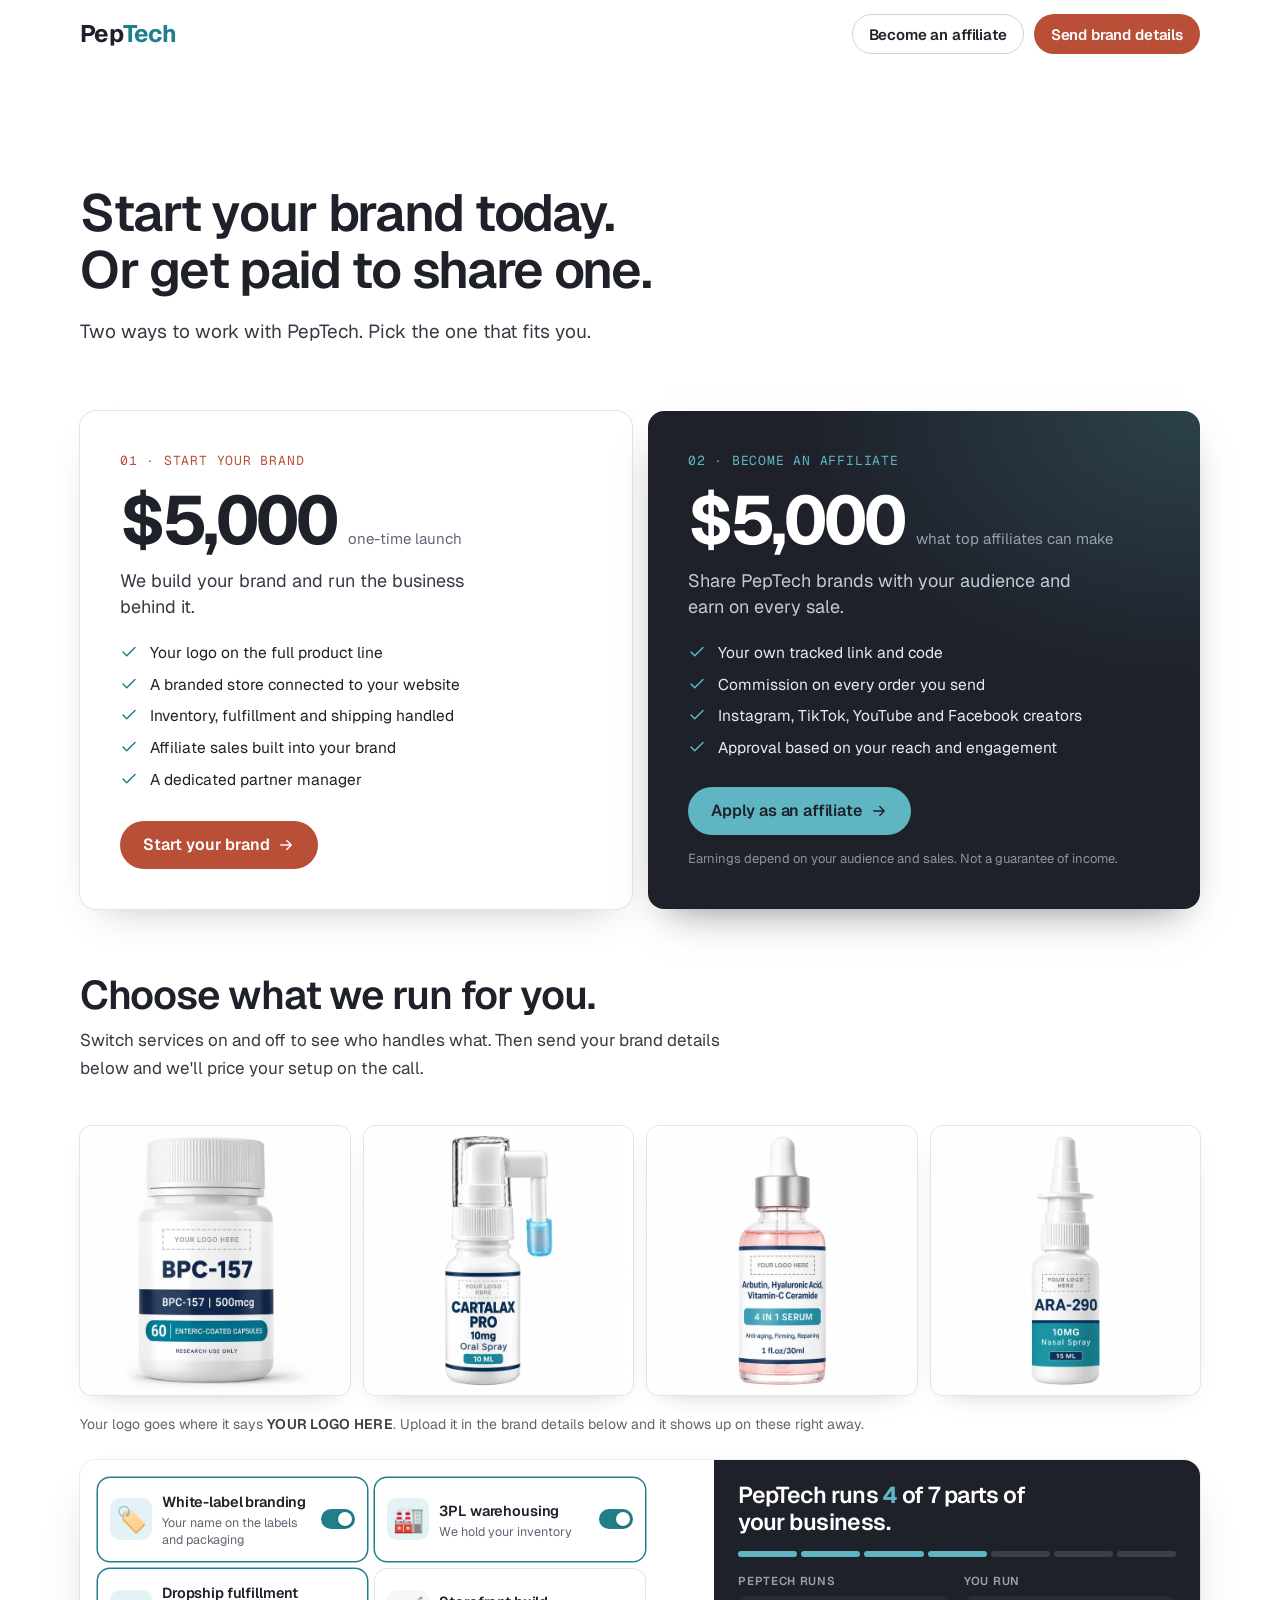
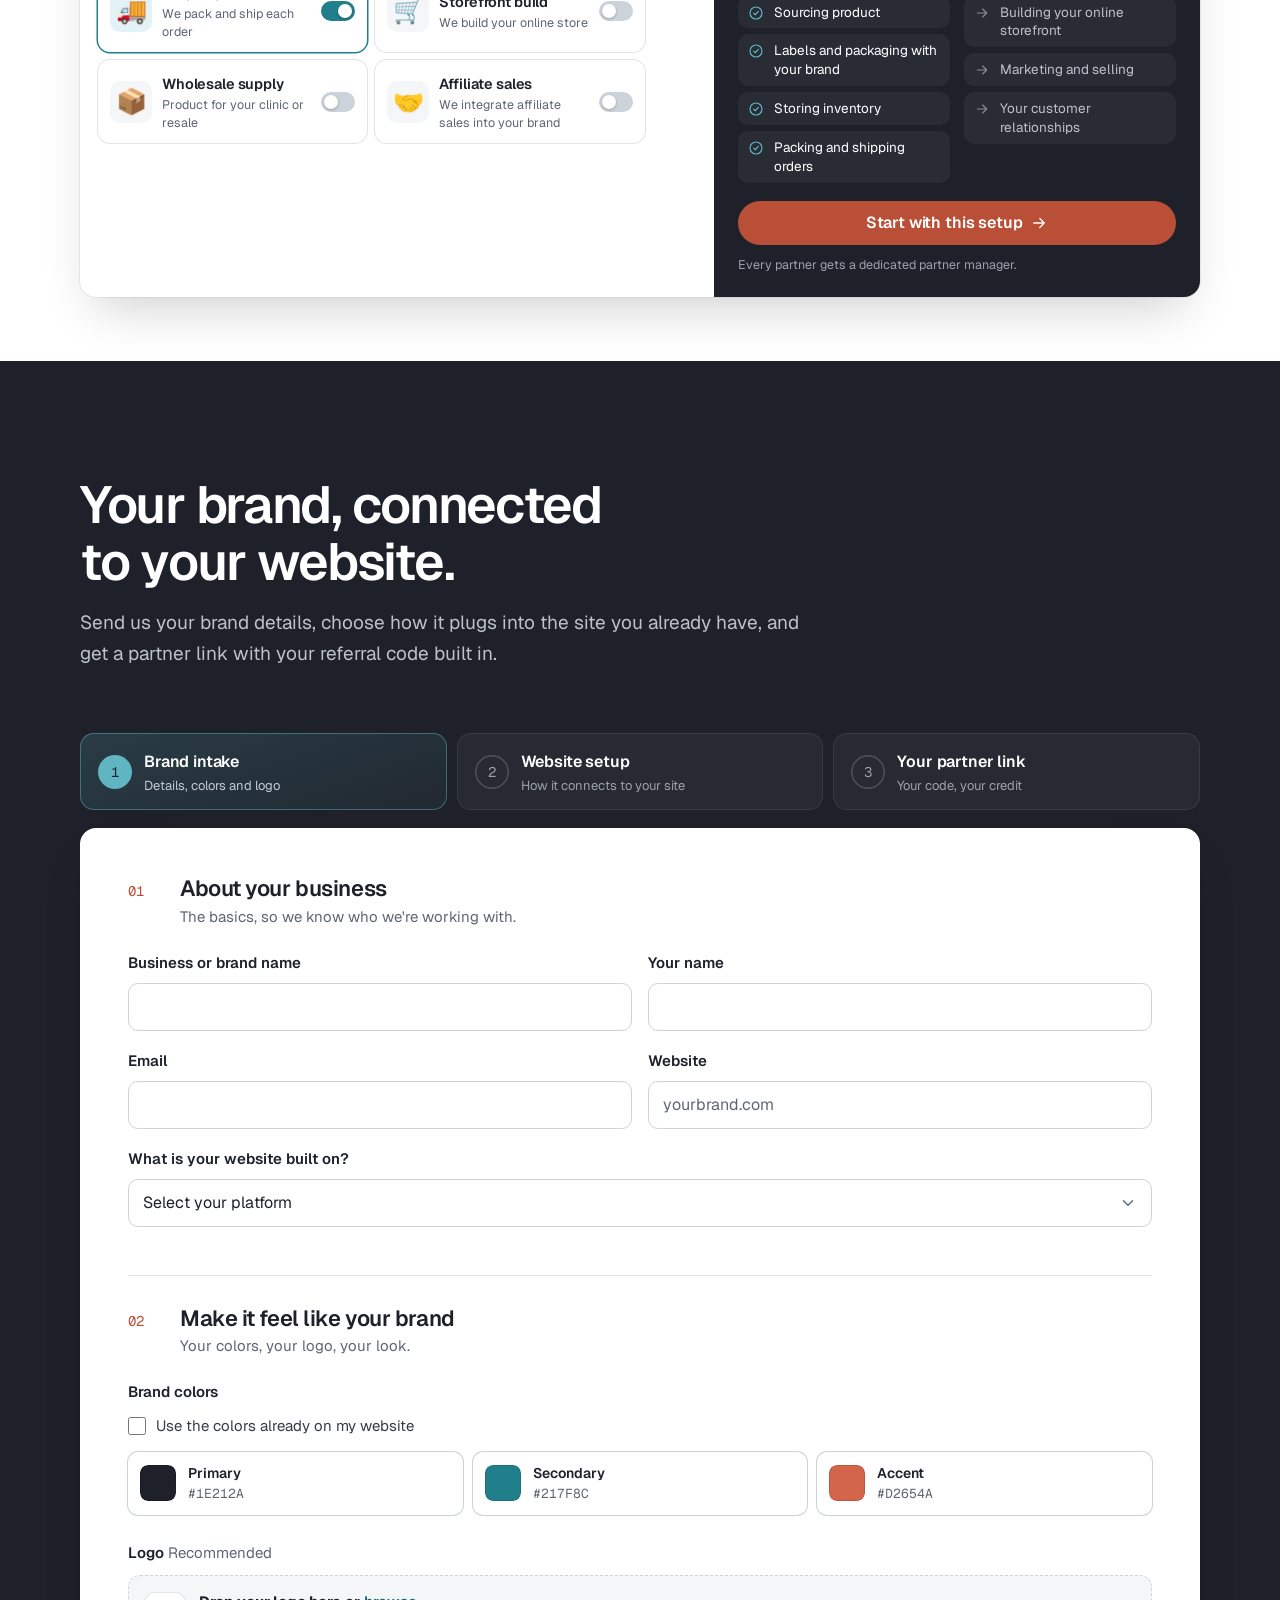
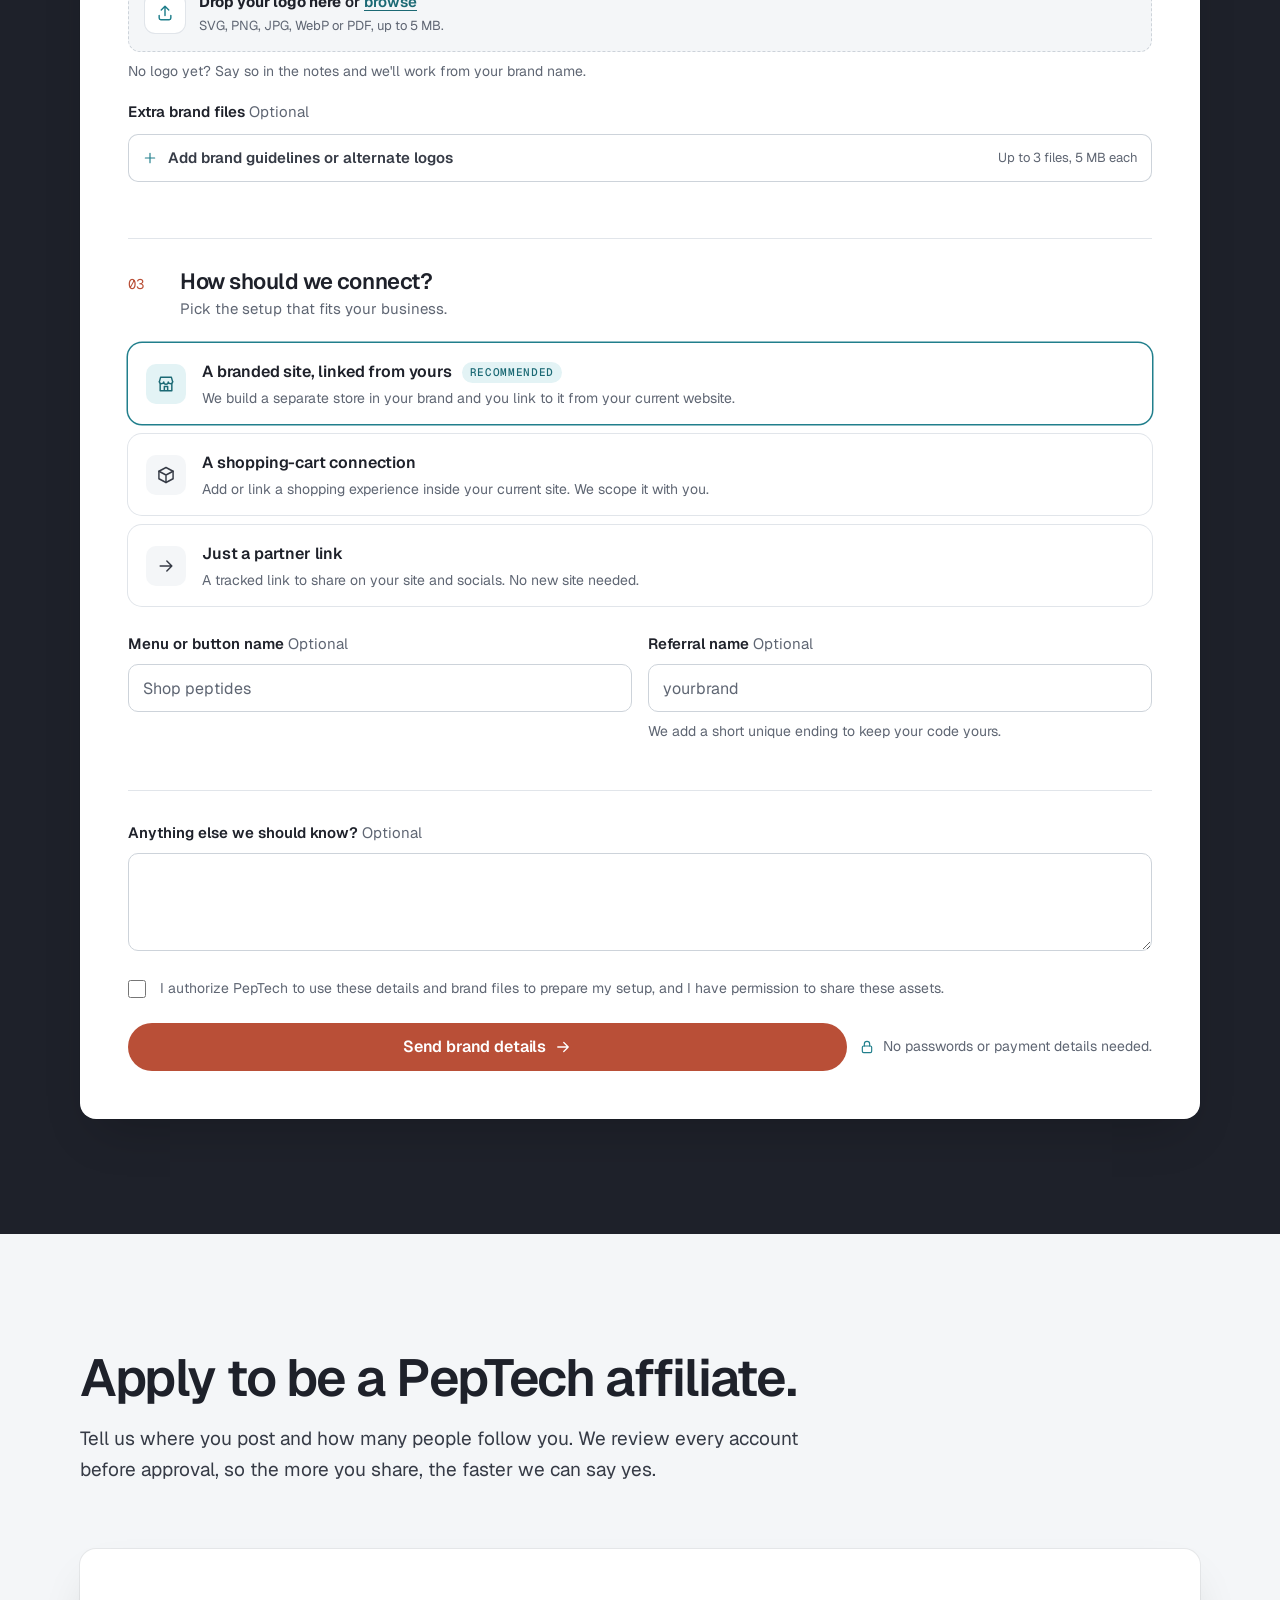
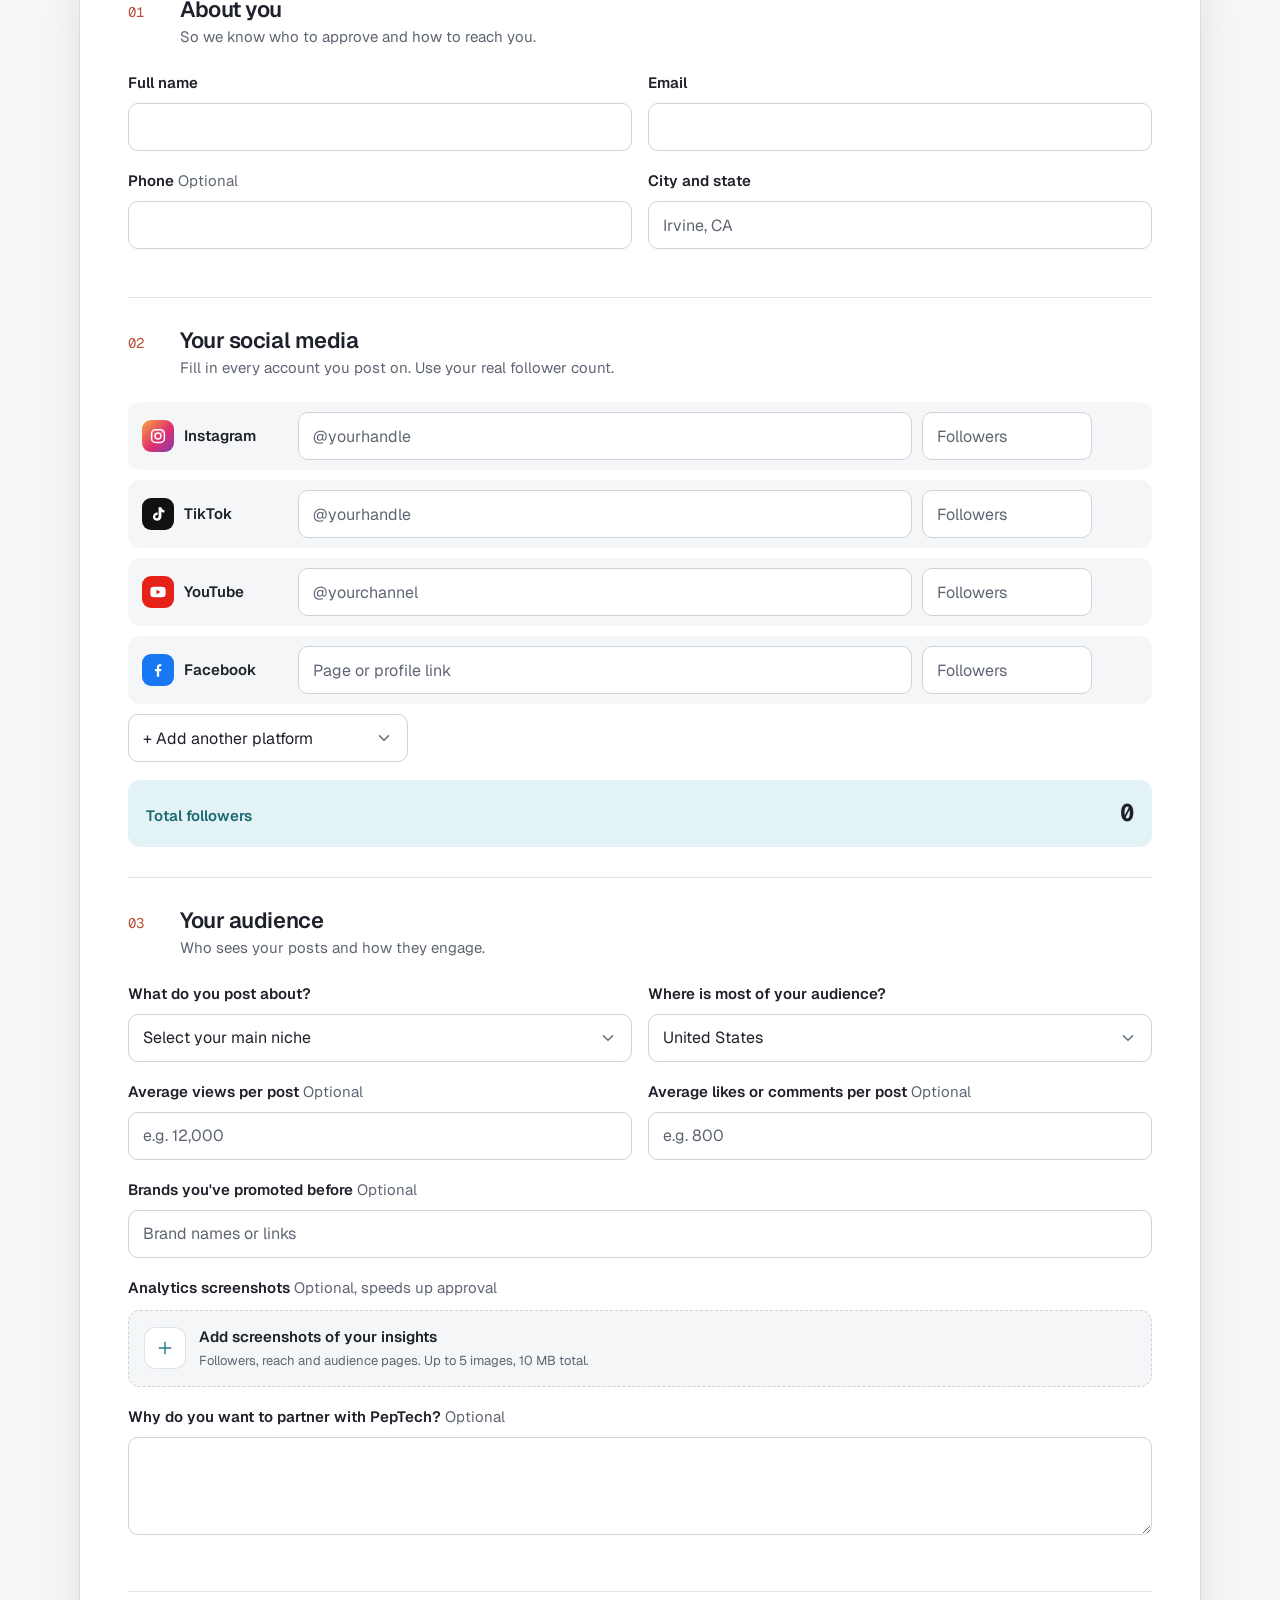
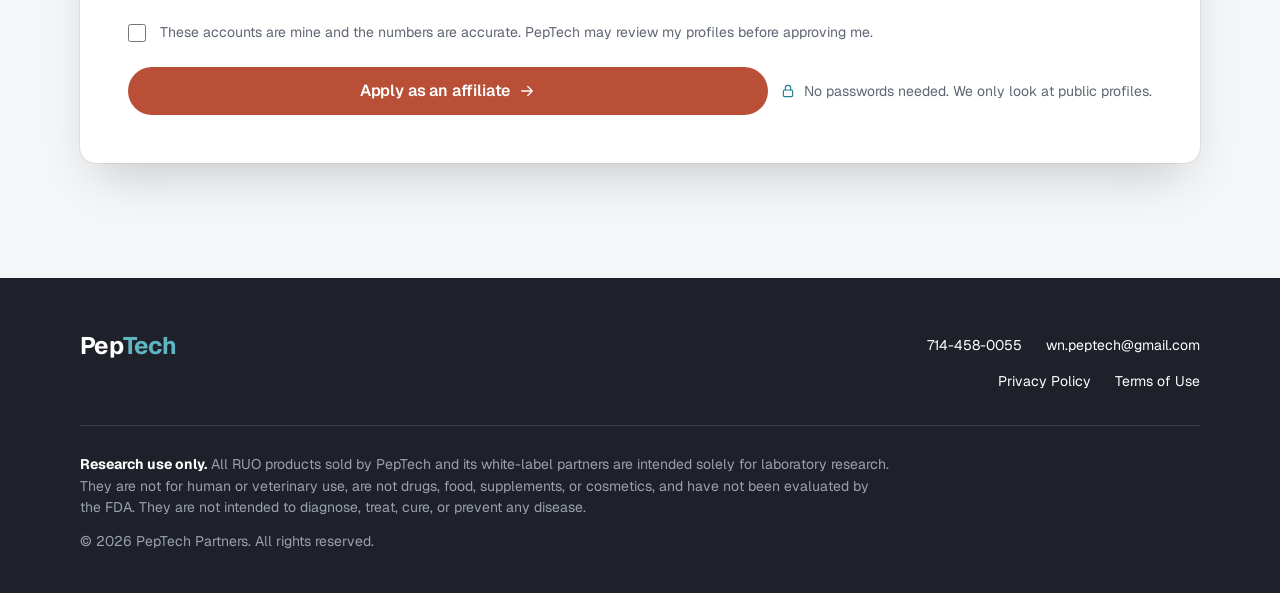
<file: index.html>
<!doctype html>
<html lang="en">
<head>
<meta charset="utf-8">
<meta name="viewport" content="width=device-width, initial-scale=1">
<meta name="robots" content="noindex, nofollow">
<title>Start your brand today | PepTech</title>
<meta name="description" content="Choose what PepTech runs for your brand, then send your brand details to get set up: white-label, 3PL, dropship, storefront, and affiliate sales.">
<link rel="canonical" href="https://startyourbrand.app/">
<meta property="og:title" content="Start your brand today | PepTech">
<meta property="og:description" content="Put your name on it. We supply the product, store it, ship every order, build your storefront, and set up affiliate sales.">
<meta property="og:url" content="https://startyourbrand.app/">
<meta property="og:image" content="https://startyourbrand.app/assets/og-image.png">
<meta property="og:image:width" content="1080">
<meta property="og:image:height" content="1080">
<link rel="preconnect" href="https://fonts.googleapis.com">
<link rel="preconnect" href="https://fonts.gstatic.com" crossorigin>
<link href="https://fonts.googleapis.com/css2?family=Geist:wght@400;500;600;700&family=Geist+Mono:wght@400;500&display=swap" rel="stylesheet">
<link rel="icon" type="image/png" href="assets/favicon-64.png">
<link rel="apple-touch-icon" href="assets/apple-touch-icon.png">
<style>
:root{
  --ink:#1E212A;
  --ink-2:#363B46;
  --muted:#5F6673;
  --line:#E1E5EA;
  --line-2:#CDD3DA;
  --paper:#FFFFFF;
  --mist:#F4F6F8;
  --mist-2:#EBEFF2;
  --teal:#217F8C;
  --teal-ink:#1B6974;
  --teal-wash:#E3F3F5;
  --teal-glow:#5FB6C2;
  --accent:#D2654A;
  --accent-ink:#B94F37;
  --kraft:#D8BF97;
  --kraft-2:#C6A877;
  --danger:#B3261E;
  --danger-wash:#FCECEA;
  --ok:#17795A;
  --radius:10px;
  --radius-lg:16px;
  --shadow:0 0 0 1px rgba(0,0,0,.06),0 8px 24px -8px rgba(0,0,0,.14);
  --shadow-lg:0 0 0 1px rgba(0,0,0,.06),0 24px 48px -16px rgba(0,0,0,.2);
  --ease-out:cubic-bezier(.16,1,.3,1);
  --sans:"Geist",ui-sans-serif,system-ui,-apple-system,"Segoe UI",sans-serif;
  --mono:"Geist Mono",ui-monospace,SFMono-Regular,Menlo,monospace;
  --wrap:1200px;
  --gutter:clamp(16px,4vw,40px);
}
*,*::before,*::after{box-sizing:border-box}
[hidden]{display:none!important}
html{scroll-behavior:smooth;-webkit-text-size-adjust:100%}
@media (prefers-reduced-motion:reduce){html{scroll-behavior:auto}}
body{margin:0;background:var(--paper);color:var(--ink);font:400 17px/1.6 var(--sans);-webkit-font-smoothing:antialiased;text-rendering:optimizeLegibility;caret-color:var(--teal)}
::selection{background:var(--teal);color:#fff}
html{scrollbar-color:var(--line-2) var(--mist)}
::-webkit-scrollbar{width:12px;height:12px}
::-webkit-scrollbar-track{background:var(--mist)}
::-webkit-scrollbar-thumb{background:var(--line-2);border-radius:8px;border:3px solid var(--mist)}
img,svg{display:block;max-width:100%}
a{color:var(--teal-ink);text-underline-offset:.2em;text-decoration-thickness:1px}
a:not(.btn):hover{color:var(--ink)}
:focus-visible{outline:2px solid var(--teal);outline-offset:3px;border-radius:4px}
h1,h2,h3{margin:0;line-height:1.1;letter-spacing:-.025em;text-wrap:balance;font-weight:600}
p{margin:0;text-wrap:pretty}
.wrap{max-width:var(--wrap);margin:0 auto;padding:0 var(--gutter)}
.mono{font-family:var(--mono);font-variant-numeric:tabular-nums}
.sr-only{position:absolute;width:1px;height:1px;padding:0;margin:-1px;overflow:hidden;clip:rect(0 0 0 0);white-space:nowrap;border:0}
.skip{position:absolute;left:16px;top:-60px;background:var(--ink);color:#fff;padding:10px 14px;border-radius:8px;z-index:100;transition:top .2s}
.skip:focus{top:12px}

/* Buttons */
.btn{--bg:var(--accent-ink);--fg:#fff;display:inline-flex;align-items:center;justify-content:center;gap:.5em;min-height:48px;padding:0 22px;border-radius:999px;border:1px solid transparent;background:var(--bg);color:var(--fg);font:600 16px/1 var(--sans);letter-spacing:-.01em;text-decoration:none;cursor:pointer;transition:background .2s var(--ease-out),transform .2s var(--ease-out),box-shadow .2s var(--ease-out)}
.btn:hover{background:#A3442F;color:#fff;box-shadow:0 4px 12px -4px rgba(0,0,0,.25)}
.btn:active{transform:translateY(1px)}
.btn svg{width:18px;height:18px}
.btn--ghost{--bg:transparent;--fg:var(--ink);border-color:var(--line-2)}
.btn--ghost:hover{background:var(--mist);color:var(--ink);box-shadow:none}
.btn--ink{--bg:var(--ink)}
.btn--ink:hover{background:#2C313D}
.btn[disabled],.btn[aria-busy="true"]{opacity:.6;cursor:not-allowed;box-shadow:none}
.btn--call{--bg:var(--accent-ink);--fg:#fff}
.btn--call:hover{background:#A3442F;color:#fff;box-shadow:0 4px 12px -4px rgba(0,0,0,.35)}
.btn--sm{min-height:40px;padding:0 16px;font-size:15px}

/* Nav */
.nav{position:sticky;top:0;z-index:50;background:rgba(255,255,255,.92);backdrop-filter:saturate(1.4) blur(10px);-webkit-backdrop-filter:saturate(1.4) blur(10px);border-bottom:1px solid transparent;transition:border-color .2s}
.nav.is-scrolled{border-bottom-color:var(--line)}
.nav .logo .on-dark{display:none}
.nav.on-dark{background:rgba(30,33,42,.82);border-bottom-color:rgba(255,255,255,.06)}
.nav.on-dark .logo .on-light{display:none}
.nav.on-dark .logo .on-dark{display:block}
.nav.on-dark .nav__links a{color:#BCC2CC}
.nav.on-dark .nav__links a:hover{color:#fff}
.nav__in{display:flex;align-items:center;justify-content:space-between;gap:32px;height:68px}
.logo{display:inline-flex;align-items:center;gap:10px;color:var(--ink);text-decoration:none;font-weight:700;font-size:19px;letter-spacing:-.03em}
.logo img{display:block;height:34px;width:auto}
.foot .logo img{height:36px}
.nav__links{display:flex;gap:28px;margin-left:auto;list-style:none;padding:0;margin-block:0}
.nav__links a{color:var(--ink-2);text-decoration:none;font-size:15px;font-weight:500}
.nav__links a:hover{color:var(--teal-ink)}
@media (max-width:900px){.nav__links{display:none}.nav__in{justify-content:space-between}}
.nav .btn{white-space:nowrap}
@media (max-width:360px){.nav .btn{padding:0 12px;font-size:14px}.logo{font-size:17px}}

/* Hero */
.hero{position:relative;overflow:hidden;color:#fff;padding:clamp(40px,6vw,80px) 0 clamp(40px,5vw,64px);margin-top:-68px;padding-top:calc(68px + clamp(40px,6vw,80px));
  background:radial-gradient(60% 55% at 85% 10%,rgba(95,182,194,.22),transparent 70%),radial-gradient(45% 50% at 0% 100%,rgba(95,182,194,.08),transparent 70%),var(--ink)}
.hero::before{content:"";position:absolute;inset:0;background-image:radial-gradient(rgba(255,255,255,.06) 1px,transparent 1px);background-size:28px 28px;mask-image:linear-gradient(180deg,#000,transparent 75%);-webkit-mask-image:linear-gradient(180deg,#000,transparent 75%);pointer-events:none}
.hero>.wrap{position:relative}
.hero--brand{margin-top:0;padding-top:clamp(72px,9vw,112px);border-top:1px solid rgba(255,255,255,.06);background:radial-gradient(55% 50% at 100% 0%,rgba(95,182,194,.16),transparent 70%),#23262F}
.hero--brand .h1like{font-size:clamp(36px,4.4vw,58px)}
.hero--brand .h1like .l:first-child{font-size:.5em;letter-spacing:-.01em;color:#9AA1AD;margin-bottom:.4em}
.hero__main{display:grid;grid-template-columns:minmax(0,1fr);justify-items:center}
.hero__main .heroart{width:100%;max-width:980px}
@media (max-width:1000px){.hero__main{grid-template-columns:minmax(0,1fr)}.heroart__photo{animation:none}}
.hero--main{padding-bottom:clamp(56px,7vw,96px)}
.hero--brand:first-child{margin-top:-68px;padding-top:calc(68px + clamp(48px,7vw,96px));border-top:0}
.hero--brand+.hero--main{margin-top:0;padding-top:clamp(40px,5vw,72px);border-top:1px solid rgba(255,255,255,.06)}
.paths{display:grid;grid-template-columns:1fr 1fr;gap:14px;margin-top:32px;align-items:start}
@media (max-width:640px){.paths{grid-template-columns:minmax(0,1fr)}}
.path{padding:22px;border-radius:18px;background:rgba(255,255,255,.05);box-shadow:inset 0 0 0 1px rgba(255,255,255,.1);transition:box-shadow .25s var(--ease-out),transform .25s var(--ease-out)}
.path:hover{transform:translateY(-2px);box-shadow:inset 0 0 0 1px rgba(95,182,194,.5)}
.path--b2b{background:linear-gradient(160deg,rgba(95,182,194,.16),rgba(95,182,194,.04));box-shadow:inset 0 0 0 1px rgba(95,182,194,.35)}
.path__tag{display:inline-block;font:500 11px/1 var(--mono);letter-spacing:.08em;text-transform:uppercase;color:var(--teal-glow);margin-bottom:12px}
.path h3{font-size:22px;color:#fff;letter-spacing:-.02em}
.path p{margin-top:8px;font-size:15px;color:#BCC2CC;line-height:1.5}
.path .btn{margin-top:18px;width:100%;white-space:nowrap;padding:0 16px}
.path .btn--ghost{--fg:#fff;border-color:rgba(255,255,255,.22)}
.path .btn--ghost:hover{background:rgba(255,255,255,.08);color:#fff}
.hero__top{max-width:960px;margin:0 auto clamp(56px,7vw,88px);text-align:center}
.hero__lead{font-size:clamp(17px,1.5vw,19px);line-height:1.55;color:#BCC2CC;margin:0 auto;max-width:56ch}
.hero__lead strong{display:block;font-size:clamp(30px,3.4vw,44px);line-height:1.1;letter-spacing:-.03em;color:#fff;margin-bottom:12px;font-weight:650}
.hero__top .paths{grid-template-columns:1fr 1fr;align-items:stretch;gap:16px;margin-top:32px;text-align:left}
.hero__top .path{display:flex;flex-direction:column;padding:26px}
.hero__top .path p{margin-bottom:22px}
.hero__top .path .btn,.hero__top .path #d2cBtn{margin-top:auto}
.hero__top .path .d2c__form{margin-top:16px}
.hero__top h1{font-size:clamp(40px,5.6vw,76px);margin:0 auto}
.hero__top h1 .l{display:inline}
.hero__top h1 em{display:block}
.hero__top .paths{margin-top:clamp(28px,3.5vw,44px)}
.hero__lead--main{text-align:left;margin:0;max-width:40ch}
.hero__lead--main strong{font-size:clamp(32px,3.6vw,50px)}
.hero__more{margin-top:28px;white-space:nowrap}
@media (max-width:400px){.hero__more{padding:0 16px;font-size:15px}}
.hero__ruo--top{margin-top:16px;text-align:center}
@media (max-width:640px){.hero__top{text-align:left}.hero__lead{margin:0}.hero__top .paths{grid-template-columns:minmax(0,1fr)}.hero__ruo--top{text-align:left}}
.hero__ruo{margin-top:18px;font-size:13px;color:#858C98}
.hero.hero--main h1 em{white-space:normal}
.hero--main h1{font-size:clamp(40px,5vw,66px)}
.heroart{position:relative;display:flex;flex-direction:column;align-items:center;gap:18px}
.heroart::before{content:"";position:absolute;left:10%;top:-10%;width:80%;aspect-ratio:1;border-radius:50%;background:radial-gradient(circle,rgba(95,182,194,.35),rgba(95,182,194,0) 65%);filter:blur(10px)}
.heroart::after{content:"";position:absolute;bottom:58px;left:8%;width:84%;height:26px;border-radius:50%;background:rgba(0,0,0,.5);filter:blur(14px)}
.heroart__photo{position:relative;z-index:1;margin:0;width:100%;animation:floaty 6s ease-in-out infinite}
.heroart__photo{container-type:inline-size}
.ylh{position:absolute;transform:translate(-50%,-50%);padding:.7em 1em;border:1.5px dashed rgba(43,58,85,.38);border-radius:.4em;font-family:var(--sans);font-weight:700;line-height:1;letter-spacing:.12em;color:#5F6B80;white-space:nowrap;pointer-events:none}
.fixlbl{position:absolute;display:flex;align-items:center;padding-left:.17cqi;background:#F7F7F7;font:700 1.24cqi/1 Arial,"Helvetica Neue",Helvetica,sans-serif;color:#2B2B2B;letter-spacing:-.04em;white-space:nowrap;overflow:hidden}
.heroart__photo img{display:block;width:100%;height:auto;filter:drop-shadow(0 18px 22px rgba(0,0,0,.42))}
.heroart>svg{width:auto;filter:drop-shadow(0 30px 40px rgba(0,0,0,.45));animation:floaty 6s ease-in-out infinite}
@keyframes floaty{0%,100%{transform:translateY(0)}50%{transform:translateY(-10px)}}
.heroart__pills{position:relative;z-index:2;display:flex;flex-wrap:wrap;justify-content:center;gap:10px}
.heroart__pill{display:inline-flex;align-items:center;gap:8px;padding:10px 14px;border-radius:999px;background:rgba(39,43,53,.85);backdrop-filter:blur(8px);-webkit-backdrop-filter:blur(8px);box-shadow:inset 0 0 0 1px rgba(255,255,255,.12),0 10px 30px -10px rgba(0,0,0,.6);font-size:14px;font-weight:600;color:#fff;white-space:nowrap}
.heroart__pill svg{width:16px;height:16px;flex:none;color:var(--teal-glow)}
.d2c__form{margin-top:16px;display:grid;gap:10px}
.d2c__form .field{margin:0}
.d2c__form label{color:#BCC2CC;font-size:13px;margin-bottom:6px}
.d2c__form .input{height:44px;background:rgba(255,255,255,.06);border-color:rgba(255,255,255,.16);color:#fff}
.d2c__form select.input{color:#fff}
.d2c__form select.input option{color:var(--ink)}
.d2c__form .btn{margin-top:4px}
.d2c__form .err{color:#F0A08C}
.d2c__done{color:var(--teal-glow);font-weight:500;margin:0}
@media (prefers-reduced-motion:reduce){.heroart__photo{animation:none}}
.hero__grid{display:grid;grid-template-columns:1fr minmax(0,560px);gap:clamp(32px,5vw,72px);align-items:center}
@media (max-width:1000px){.hero__grid{grid-template-columns:minmax(0,1fr)}}
.hero h1,.hero .h1like{font-size:clamp(42px,5.6vw,72px);letter-spacing:-.04em;font-weight:650;color:#fff;line-height:1.02}
.hero h1 em,.hero .h1like em{font-style:normal;color:var(--teal-glow);white-space:nowrap;display:block}
.hero h1 .l,.hero .h1like .l{display:block}
.hero__sub{margin-top:24px;font-size:clamp(17px,1.5vw,19px);line-height:1.6;color:#BCC2CC;max-width:46ch}
.hero__cta{display:flex;flex-wrap:wrap;gap:12px;margin-top:32px}
.hero .btn--ghost{--fg:#fff;border-color:rgba(255,255,255,.22)}
.hero .btn--ghost:hover{background:rgba(255,255,255,.08);color:#fff}
.trust{display:flex;align-items:center;gap:10px;margin-top:28px;font-size:14px;color:#9AA1AD}
.trust svg{width:18px;height:18px;color:var(--teal-glow)}
.kit{margin-top:clamp(48px,6vw,72px);padding-top:clamp(28px,3vw,36px);border-top:1px solid rgba(255,255,255,.1);display:grid;grid-template-columns:240px 1fr;gap:clamp(24px,3vw,48px);align-items:start}
@media (max-width:1000px){.kit{grid-template-columns:1fr}}
.kit__head h2{font-size:24px;letter-spacing:-.02em;color:#fff}
.kit__head p{margin-top:8px;color:#9AA1AD;font-size:15px}
.kit__grid{list-style:none;margin:0;padding:0;display:grid;grid-template-columns:repeat(4,minmax(0,1fr));gap:10px}
@media (max-width:1100px){.kit__grid{grid-template-columns:repeat(2,minmax(0,1fr))}}
.kit__item{display:grid;grid-template-columns:36px 1fr;gap:12px;align-items:start;padding:14px;border-radius:14px;background:rgba(255,255,255,.04);box-shadow:inset 0 0 0 1px rgba(255,255,255,.07);transition:transform .25s var(--ease-out),box-shadow .25s var(--ease-out),background .25s}
.kit__item:hover{transform:translateY(-3px);background:rgba(95,182,194,.08);box-shadow:inset 0 0 0 1px rgba(95,182,194,.45)}
.kit__ic{width:36px;height:36px;border-radius:10px;display:grid;place-items:center;background:rgba(95,182,194,.14);color:var(--teal-glow)}
.kit__ic svg{width:18px;height:18px}
.kit__item:has(.kit__ic--emoji){grid-template-columns:44px 1fr;align-items:center}
.kit__ic--emoji{width:44px;height:44px;font-size:26px;line-height:1;font-family:"Apple Color Emoji","Segoe UI Emoji","Noto Color Emoji",sans-serif}
.kit__item b{display:block;font-size:15px;font-weight:600;color:#fff;line-height:1.3}
.kit__item small{display:block;margin-top:4px;font:500 11px/1 var(--mono);letter-spacing:.06em;text-transform:uppercase;color:var(--teal-glow)}
.js .kit__item{opacity:0;transform:translateY(10px)}
.js .kit.in .kit__item{animation:kitIn .55s var(--ease-out) forwards;animation-delay:calc(var(--i) * 70ms + 150ms)}
@keyframes kitIn{to{opacity:1;transform:none}}
.scrollcue{display:flex;justify-content:center;margin-top:clamp(28px,4vw,40px)}
.scrollcue a{display:inline-flex;align-items:center;gap:8px;color:#9AA1AD;font-size:14px;font-weight:500;text-decoration:none}
.scrollcue a:hover{color:#fff}
.scrollcue svg{width:16px;height:16px;animation:nudge 2s var(--ease-out) infinite}
@keyframes nudge{0%,100%{transform:none}50%{transform:translateY(4px)}}
@media (prefers-reduced-motion:reduce){.js .kit__item{opacity:1;transform:none;animation:none!important}.scrollcue svg{animation:none}}

/* White-label preview */
.preview{background:#272B35;border-radius:20px;padding:20px;box-shadow:inset 0 0 0 1px rgba(255,255,255,.08),0 40px 80px -30px rgba(0,0,0,.7)}
.preview__bar{display:flex;align-items:center;justify-content:space-between;gap:12px;flex-wrap:wrap}
.preview__title{font-size:15px;font-weight:600;color:#fff;margin:0}
.seg2{display:inline-flex;padding:3px;border-radius:999px;background:rgba(255,255,255,.08)}
.seg2 button{all:unset;cursor:pointer;padding:6px 14px;border-radius:999px;font-size:13px;font-weight:600;color:#BCC2CC;transition:background .2s,color .2s}
.seg2 button[aria-selected="true"]{background:#fff;color:var(--ink)}
.seg2 button:focus-visible{outline:2px solid var(--teal-glow);outline-offset:2px}
.drop{display:flex;align-items:center;gap:14px;margin-top:14px;padding:14px 16px;border-radius:12px;border:1.5px dashed rgba(255,255,255,.22);background:rgba(255,255,255,.04);cursor:pointer;transition:border-color .2s,background .2s}
.drop:hover,.drop.is-over{border-color:var(--teal-glow);background:rgba(95,182,194,.10)}
.drop:focus-within{outline:2px solid var(--teal-glow);outline-offset:2px}
.drop__ic{width:40px;height:40px;flex:none;border-radius:10px;display:grid;place-items:center;background:rgba(95,182,194,.16);color:var(--teal-glow);overflow:hidden}
.drop__ic svg{width:20px;height:20px}
.drop__ic img{width:100%;height:100%;object-fit:contain;background:#fff}
.drop__t{display:block;color:#fff;font-size:15px;font-weight:600}
.drop__t u{color:var(--teal-glow);text-underline-offset:.2em}
.drop__d{display:block;color:#9AA1AD;font-size:13px;margin-top:2px}
.drop__x{all:unset;margin-left:auto;cursor:pointer;font-size:13px;font-weight:600;color:#BCC2CC;padding:6px 10px;border-radius:8px}
.drop__x:hover{color:#fff;background:rgba(255,255,255,.08)}
.drop__err{color:#F0A08C}
.preview__stage{margin-top:14px;border-radius:12px;overflow:hidden;box-shadow:0 0 0 1px rgba(255,255,255,.07);aspect-ratio:520/360;position:relative}
.preview__stage>svg,.preview__stage>.shop{position:absolute;inset:0;width:100%;height:100%}
.preview__stage>svg,.preview__stage>.shop{transition:opacity .3s var(--ease-out)}
.preview__stage>[data-off]{opacity:0;pointer-events:none}
.shop{container-type:inline-size;background:#fff;display:flex;flex-direction:column;font-family:var(--sans);color:var(--ink);overflow:hidden}
.shop__chrome{display:flex;align-items:center;gap:1.1cqi;padding:1.2cqi 2.2cqi;background:#EEF1F4;border-bottom:1px solid #E1E5EA}
.shop__chrome i{width:1.6cqi;height:1.6cqi;border-radius:50%;background:#CDD3DA}
.shop__chrome i:first-child{background:#F0A08C}.shop__chrome i:nth-child(2){background:#F2CF7B}.shop__chrome i:nth-child(3){background:#9ED3A3}
.shop__url{margin-left:2cqi;flex:1;max-width:44cqi;display:flex;align-items:center;gap:.8cqi;padding:.7cqi 2cqi;border-radius:99px;background:#fff;font-size:2cqi;color:#5F6673}
.shop__url svg{width:1.9cqi;height:1.9cqi;color:#17795A}
.shop__bar{display:flex;justify-content:center;align-items:center;gap:1.4cqi;padding:.9cqi;background:#1E212A;color:#E8EBEF;font-size:1.7cqi;font-weight:600;letter-spacing:.12em;text-transform:uppercase}
.shop__bar span{color:#5FB6C2}
.shop__nav{display:flex;align-items:center;gap:3cqi;padding:1.5cqi 4cqi;border-bottom:1px solid #EEF1F4}
.shop__logo{display:flex;align-items:center;flex:none;height:5.4cqi;width:22cqi}
.shop__logo svg,.shop__logo img{display:block;height:100%;width:auto;max-width:24cqi;object-fit:contain;object-position:left center}
.shop__links{display:flex;gap:3cqi;margin-left:2cqi;font-size:2.2cqi;font-weight:500;color:#5F6673}
.shop__links .is-on{color:var(--ink);font-weight:600;box-shadow:inset 0 -.35cqi 0 var(--teal);padding-bottom:.6cqi}
.shop__icons{margin-left:auto;display:flex;align-items:center;gap:2.4cqi;color:var(--ink)}
.shop__icons svg{width:3.1cqi;height:3.1cqi}
.shop__cart{position:relative;display:flex}
.shop__cart b{position:absolute;top:-1cqi;right:-1.3cqi;min-width:2.4cqi;height:2.4cqi;padding:0 .5cqi;border-radius:99px;background:var(--accent-ink);color:#fff;font-size:1.5cqi;display:grid;place-items:center;font-weight:700}
.shop__body{flex:1;display:grid;grid-template-columns:43% 1fr;gap:4.5cqi;padding:2.4cqi 4cqi 2.6cqi;min-height:0}
.shop__gallery{display:grid;grid-template-rows:1fr auto;gap:1.6cqi;min-height:0}
.shop__img{position:relative;min-height:0;display:grid;place-items:center;border-radius:2cqi;background:radial-gradient(80% 70% at 50% 45%,#FFFFFF,#E9EEF2)}
.shop__img svg{height:90%;width:auto;filter:drop-shadow(0 1.6cqi 1.6cqi rgba(30,33,42,.18))}
.shop__tag{position:absolute;top:1.6cqi;left:1.6cqi;padding:.6cqi 1.4cqi;border-radius:99px;background:#1E212A;color:#fff;font-size:1.5cqi;font-weight:700;letter-spacing:.08em;text-transform:uppercase}
.shop__thumbs{display:grid;grid-template-columns:repeat(3,1fr);gap:1.4cqi}
.shop__thumbs span{height:6.4cqi;border-radius:1.2cqi;background:#F1F4F6;display:grid;place-items:center;box-shadow:inset 0 0 0 1px #E1E5EA}
.shop__thumbs span.is-on{box-shadow:inset 0 0 0 .35cqi var(--teal)}
.shop__thumbs svg{height:82%;width:auto}
.shop__thumbs--line{grid-template-columns:repeat(4,1fr)}
.shop__thumbs--line>span{position:relative;height:auto;aspect-ratio:1;overflow:hidden;background:#fff}
.shop__thumbs--line>span>img{width:100%;height:100%;object-fit:cover;display:block}
/* Uploaded logo laid over a product's YOUR LOGO HERE box (box measured on each 640px product photo) */
.logoslot{position:absolute;display:grid;place-items:center}
.logoslot[hidden]{display:none}
.logoslot img{max-width:96%;max-height:96%;width:auto;height:auto;object-fit:contain;mix-blend-mode:multiply;filter:contrast(1.04)}
.lineup{display:grid;grid-template-columns:repeat(4,minmax(0,1fr));gap:10px;margin:0}
@media (max-width:520px){.lineup{grid-template-columns:repeat(2,minmax(0,1fr))}}
.lineup figure{position:relative;margin:0;border-radius:12px;overflow:hidden;background:#fff;box-shadow:0 0 0 1px var(--line),0 10px 24px -16px rgba(30,33,42,.35)}
.lineup figure>img{display:block;width:100%;height:auto;aspect-ratio:1}
.lineup figcaption{grid-column:1/-1;font-size:14px;color:var(--muted);margin-top:4px}
.lineup figcaption b{font-weight:600;color:var(--ink-2);letter-spacing:.02em}
.heroart--line .lineup{gap:clamp(10px,1.6vw,18px)}
.heroart--line .lineup figure{border-radius:16px;box-shadow:0 0 0 1px rgba(255,255,255,.08),0 24px 48px -24px rgba(0,0,0,.6)}
.heroart--line figcaption{color:#BCC2CC;text-align:center;margin-top:8px}
.heroart--line figcaption b{color:#fff}
.ob__preview{margin-top:16px;animation:panelIn .4s var(--ease-out)}
.ob__preview[hidden]{display:none}

.shop__info{display:flex;flex-direction:column;justify-content:center;min-width:0}
.shop__crumb{margin:0;font-size:1.7cqi;color:#858C98;letter-spacing:.02em}
.shop__info h4{margin:.6cqi 0 0;font-size:5.2cqi;line-height:1;letter-spacing:-.03em;font-weight:700}
.shop__info h4 small{font-size:2.6cqi;font-weight:600;color:#5F6673;letter-spacing:0;margin-left:.6cqi}
.shop__meta{margin:1cqi 0 0;font-size:2cqi;color:#5F6673}
.shop__price{margin:1.4cqi 0 0;font-size:3.8cqi;font-weight:700;letter-spacing:-.02em}
.shop__price sup{font-size:2cqi;vertical-align:1.6cqi}
.shop__pills{display:flex;gap:1.2cqi;margin-top:1.5cqi}
.shop__pills span{font-size:1.9cqi;font-weight:600;padding:.9cqi 1.9cqi;border-radius:99px;border:1px solid #CDD3DA;color:#363B46}
.shop__pills span:first-child{border-color:var(--teal);background:var(--teal);color:#fff}
.shop__buy{display:flex;gap:1.4cqi;margin-top:1.7cqi}
.shop__qty{display:flex;align-items:center;gap:1.8cqi;padding:0 1.8cqi;border-radius:99px;border:1px solid #CDD3DA;font-size:2.1cqi;font-weight:600}
.shop__qty i{font-style:normal;color:#858C98}
.shop__btn{flex:1;display:block;text-align:center;padding:1.9cqi;border-radius:99px;background:var(--teal);color:#fff;font-size:2.3cqi;font-weight:600;box-shadow:0 1cqi 2cqi -1cqi rgba(33,127,140,.6)}
.shop__trust{display:flex;gap:2.4cqi;margin-top:1.7cqi;font-size:1.65cqi;color:#5F6673;font-weight:500}
.shop__trust span{display:flex;align-items:center;gap:.7cqi}
.shop__trust svg{width:2.2cqi;height:2.2cqi;color:var(--teal)}
.shop__ruo{margin:1.4cqi 0 0;font-size:1.5cqi;color:#9AA1AD}
.preview__note{margin-top:12px;font-size:13px;color:#9AA1AD}

/* Sections */
.section{padding:clamp(72px,9vw,128px) 0}
.section--mist{background:var(--mist)}
.section--ink{background:var(--ink);color:#E8EBEF}
.section__head{max-width:720px;margin-bottom:clamp(40px,5vw,64px)}
.section__head h2{font-size:clamp(32px,4.2vw,52px)}
.section__head p{margin-top:18px;font-size:19px;color:var(--ink-2);max-width:60ch}
.section--ink .section__head p{color:#BCC2CC}
.section--ink h2{color:#fff}

/* Segments */
.seg{display:grid;grid-template-columns:300px 1fr;gap:clamp(24px,4vw,56px);align-items:start}
@media (max-width:860px){.seg{grid-template-columns:1fr}}
.seg__tabs{display:flex;flex-direction:column;border-top:1px solid var(--line)}
@media (max-width:860px){.seg__tabs{flex-direction:row;overflow-x:auto;border-top:0;gap:8px;padding-bottom:4px;scrollbar-width:none;margin:0 calc(var(--gutter)*-1);padding-inline:var(--gutter)}.seg__tabs::-webkit-scrollbar{display:none}}
.seg__tab{all:unset;box-sizing:border-box;display:flex;align-items:center;justify-content:space-between;gap:12px;padding:18px 4px;border-bottom:1px solid var(--line);font-size:18px;font-weight:500;color:var(--muted);cursor:pointer;transition:color .2s}
.seg__tab svg{width:18px;height:18px;opacity:0;transform:translateX(-6px);transition:opacity .25s var(--ease-out),transform .25s var(--ease-out);color:var(--teal)}
.seg__tab:not([aria-selected="true"]):hover{color:var(--ink)}
.seg__tab[aria-selected="true"]{color:var(--ink);font-weight:600}
.seg__tab[aria-selected="true"] svg{opacity:1;transform:none}
.seg__tab:focus-visible{outline:2px solid var(--teal);outline-offset:-2px;border-radius:6px}
@media (max-width:860px){.seg__tab{flex:none;padding:10px 16px;border:1px solid var(--line-2);border-radius:999px;font-size:15px;white-space:nowrap}.seg__tab svg{display:none}.seg__tab[aria-selected="true"]{background:var(--ink);color:#fff;border-color:var(--ink)}}
.seg__panel{background:#fff;border-radius:var(--radius-lg);padding:clamp(28px,4vw,48px);box-shadow:var(--shadow);min-height:100%}
.seg__panel h3{font-size:clamp(26px,2.8vw,34px);max-width:22ch}
.seg__panel>p{margin-top:16px;color:var(--ink-2);max-width:58ch}
.seg__list{list-style:none;padding:0;margin:28px 0 32px;display:grid;gap:14px}
.seg__list li{display:grid;grid-template-columns:22px 1fr;gap:12px;align-items:start}
.seg__list svg{width:20px;height:20px;color:var(--teal);margin-top:3px}
.seg__panel[data-anim]{animation:panelIn .45s var(--ease-out)}
@keyframes panelIn{from{opacity:.001;transform:translateY(6px)}to{opacity:1;transform:none}}

/* Business in a box */
.steps{list-style:none;padding:0;margin:0;counter-reset:s;display:grid;grid-template-columns:repeat(4,minmax(0,1fr));gap:clamp(20px,3vw,40px)}
@media (max-width:900px){.steps{grid-template-columns:1fr 1fr}}
@media (max-width:560px){.steps{grid-template-columns:1fr}}
.steps li{counter-increment:s;padding-top:24px;border-top:1px solid var(--line)}
.steps li::before{content:counter(s,decimal-leading-zero);display:block;margin-bottom:16px;font:500 15px/1 var(--mono);color:var(--accent-ink)}
.steps h3{font-size:21px;letter-spacing:-.02em}
.steps p{margin-top:8px;color:var(--ink-2);font-size:16px}
.box__cta{display:flex;flex-wrap:wrap;align-items:center;gap:16px 24px;margin-top:clamp(36px,4vw,48px)}
.ruo-note{font-size:13px;line-height:1.5;color:var(--muted);max-width:70ch;margin:0}


/* Build your program */
.build{display:grid;grid-template-columns:minmax(0,.95fr) minmax(0,1.05fr);gap:clamp(24px,4vw,56px);align-items:start}
@media (max-width:960px){.build{grid-template-columns:1fr}}
.svcs{display:grid;gap:10px}
.svc{all:unset;box-sizing:border-box;display:grid;grid-template-columns:40px 1fr 44px;gap:16px;align-items:center;padding:16px 18px;border-radius:14px;background:#fff;box-shadow:0 0 0 1px var(--line);cursor:pointer;transition:box-shadow .2s var(--ease-out),background .2s var(--ease-out),transform .15s var(--ease-out)}
.svc:hover{box-shadow:0 0 0 1px var(--line-2),0 6px 18px -10px rgba(0,0,0,.25)}
.svc:active{transform:scale(.99)}
.svc:focus-visible{outline:2px solid var(--teal);outline-offset:2px}
.svc__ic{width:40px;height:40px;border-radius:10px;display:grid;place-items:center;background:var(--mist);color:var(--ink-2);transition:background .2s,color .2s}
.svc__ic svg{width:20px;height:20px}
.svc{grid-template-columns:48px 1fr 44px}
.svc__ic.svc__ic--emoji{width:48px;height:48px;border-radius:12px}
.svc__ic--emoji{font-size:28px;line-height:1;font-family:"Apple Color Emoji","Segoe UI Emoji","Noto Color Emoji",sans-serif}
.svc__t{display:block;font-weight:600;font-size:16px;letter-spacing:-.01em}
.svc__d{display:block;font-size:14px;color:var(--muted);margin-top:2px;line-height:1.4}
.sw{width:44px;height:26px;border-radius:999px;background:var(--line-2);position:relative;transition:background .25s var(--ease-out)}
.sw::after{content:"";position:absolute;top:3px;left:3px;width:20px;height:20px;border-radius:50%;background:#fff;box-shadow:0 1px 3px rgba(0,0,0,.25);transition:transform .3s var(--ease-out)}
.svc[aria-pressed="true"]{box-shadow:0 0 0 1.5px var(--teal)}
.svc[aria-pressed="true"] .svc__ic{background:var(--teal-wash);color:var(--teal-ink)}
.svc[aria-pressed="true"] .sw{background:var(--teal)}
.svc[aria-pressed="true"] .sw::after{transform:translateX(18px)}
.plan{background:var(--ink);color:#E8EBEF;border-radius:var(--radius-lg);padding:clamp(24px,3.5vw,40px);position:sticky;top:96px}
.plan__count{font-size:clamp(24px,2.6vw,32px);font-weight:600;letter-spacing:-.025em;color:#fff;line-height:1.2}
.plan__count strong{color:var(--teal-glow);font-variant-numeric:tabular-nums}
.plan__bar{display:flex;gap:4px;margin:20px 0 28px}
.plan__bar span{flex:1;height:6px;border-radius:3px;background:rgba(255,255,255,.14);transition:background .35s var(--ease-out)}
.plan__bar span.on{background:var(--teal-glow)}
.plan__cols{display:grid;grid-template-columns:1fr 1fr;gap:24px}
@media (max-width:520px){.plan__cols{grid-template-columns:1fr}}
.plan h3{font-size:13px;font-weight:600;letter-spacing:.06em;text-transform:uppercase;color:#9AA1AD;margin-bottom:12px}
.plan ul{list-style:none;padding:0;margin:0;display:grid;gap:8px}
.plan li{display:flex;gap:10px;align-items:flex-start;font-size:15px;line-height:1.4;padding:10px 12px;border-radius:10px;background:rgba(255,255,255,.05)}
.plan li svg{width:16px;height:16px;flex:none;margin-top:2px}
.plan__us li{color:#fff}
.plan__us li svg{color:var(--teal-glow)}
.plan__you li{color:#BCC2CC}
.plan__you li svg{color:#858C98}
.plan li.moved{animation:moved .6s var(--ease-out)}
@keyframes moved{from{opacity:0;transform:translateY(-6px);background:rgba(210,101,74,.25)}to{opacity:1;transform:none}}
.plan__cta{margin-top:28px;width:100%}
.plan__note{margin-top:14px;font-size:13px;color:#9AA1AD}
@media (prefers-reduced-motion:reduce){.plan li.moved{animation:none}.sw::after,.svc{transition:none}}

/* Apply */
.apply{display:grid;grid-template-columns:.8fr 1.2fr;gap:clamp(32px,5vw,80px);align-items:start}
@media (max-width:960px){.apply{grid-template-columns:1fr}}
.apply__copy h2{font-size:clamp(32px,4.2vw,52px)}
.apply__copy>p{margin-top:18px;font-size:19px;color:var(--ink-2)}
.next{list-style:none;padding:0;margin:36px 0 0;display:grid;gap:0}
.next li{display:grid;grid-template-columns:36px 1fr;gap:14px;padding:16px 0;border-top:1px solid var(--line)}
.next .dot{width:28px;height:28px;border-radius:50%;display:grid;place-items:center;background:var(--teal-wash);color:var(--teal-ink);font:500 13px/1 var(--mono)}
.next strong{display:block;font-weight:600}
.next span{color:var(--muted);font-size:15px}

.form{background:#fff;border-radius:var(--radius-lg);box-shadow:var(--shadow-lg);padding:clamp(24px,4vw,44px);scroll-margin-top:96px}
.form__progress{display:flex;align-items:center;gap:12px;margin-bottom:28px;font-size:14px;color:var(--muted)}
.form__progress ol{display:flex;gap:8px;list-style:none;padding:0;margin:0}
.form__progress li{display:flex;align-items:center;gap:8px;font-weight:500}
.form__progress li+li::before{content:"";width:24px;height:1px;background:var(--line-2)}
.mark{width:22px;height:22px;border-radius:50%;border:1.5px solid var(--line-2);display:grid;place-items:center;font:500 12px/1 var(--mono);color:var(--muted)}
.mark svg{width:13px;height:13px}
li[data-state="current"] .mark{border-color:var(--teal);color:var(--teal)}
li[data-state="current"]{color:var(--ink)}
li[data-state="done"] .mark{background:var(--teal);border-color:var(--teal);color:#fff}
fieldset{border:0;padding:0;margin:0 0 26px;min-width:0}
legend,.label{display:block;font-weight:600;font-size:15px;margin-bottom:10px;color:var(--ink);padding:0}
.hint{font-weight:400;color:var(--muted)}
.chips{display:flex;flex-wrap:wrap;gap:8px}
.chip{position:relative}
.chip input{position:absolute;opacity:0;inset:0;margin:0;cursor:pointer}
.chip span{display:inline-flex;align-items:center;gap:8px;min-height:40px;padding:0 14px;border:1px solid var(--line-2);border-radius:999px;font-size:15px;font-weight:500;color:var(--ink-2);background:#fff;transition:background .15s,border-color .15s,color .15s;user-select:none}
.chip span svg{width:14px;height:14px;display:none}
.chip input:hover+span{border-color:var(--ink-2)}
.chip input:checked+span{background:var(--ink);border-color:var(--ink);color:#fff}
.chip input:checked+span svg{display:block}
.chip input:focus-visible+span{outline:2px solid var(--teal);outline-offset:2px}
.row{display:grid;grid-template-columns:1fr 1fr;gap:16px}
@media (max-width:560px){.row{grid-template-columns:1fr}}
.field{margin-bottom:18px}
.field label{display:block;font-weight:600;font-size:15px;margin-bottom:8px}
.input,select.input{width:100%;height:48px;border:1px solid var(--line-2);border-radius:var(--radius);padding:0 14px;font:400 16px var(--sans);color:var(--ink);background:#fff;transition:border-color .15s,box-shadow .15s;appearance:none}
select.input{background-image:url("data:image/svg+xml,%3Csvg xmlns='http://www.w3.org/2000/svg' viewBox='0 0 24 24' fill='none' stroke='%235A6B7C' stroke-width='2' stroke-linecap='round'%3E%3Cpath d='m6 9 6 6 6-6'/%3E%3C/svg%3E");background-repeat:no-repeat;background-position:right 14px center;background-size:18px;padding-right:40px}
.input::placeholder{color:#5F6673}
.input:hover{border-color:var(--ink-2)}
.input:focus{outline:none;border-color:var(--teal);box-shadow:0 0 0 4px var(--teal-wash)}
.input[aria-invalid="true"]{border-color:var(--danger);box-shadow:0 0 0 4px var(--danger-wash)}
.err{display:none;margin-top:6px;font-size:14px;color:var(--danger)}
.err.is-on{display:flex;gap:6px;align-items:center}
.consent{display:grid;grid-template-columns:20px 1fr;gap:12px;font-size:14px;color:var(--muted);line-height:1.5;margin:6px 0 24px}
.consent input{width:18px;height:18px;margin:2px 0 0;accent-color:var(--teal)}
.form__actions{display:flex;gap:12px;align-items:center;flex-wrap:wrap}
.form__actions .btn--primary{flex:1 1 220px}
.form__step[hidden]{display:none}
.form__step{animation:panelIn .4s var(--ease-out)}
.form__alert{display:none;padding:14px 16px;border-radius:var(--radius);background:var(--danger-wash);color:var(--danger);font-size:15px;margin-bottom:20px}
.form__alert.is-on{display:block}
.done{text-align:left}
.done__icon{width:52px;height:52px;border-radius:50%;background:var(--teal-wash);color:var(--teal);display:grid;place-items:center;margin-bottom:20px}
.done__icon svg{width:26px;height:26px}
.done h3{font-size:30px}
.done p{margin-top:12px;color:var(--ink-2)}
.done .btn{margin-top:28px}
.demo{margin-top:20px;padding:12px 14px;border-radius:var(--radius);background:#FFF7E0;color:#6B4E00;font-size:14px}
.spin{width:18px;height:18px;border:2px solid rgba(255,255,255,.4);border-top-color:#fff;border-radius:50%;animation:spin .7s linear infinite}
@keyframes spin{to{transform:rotate(360deg)}}

/* FAQ */
.faq{max-width:840px}
.faq details{border-top:1px solid var(--line)}
.faq details:last-child{border-bottom:1px solid var(--line)}
.faq summary{list-style:none;cursor:pointer;display:flex;justify-content:space-between;align-items:center;gap:24px;padding:24px 0;font-size:19px;font-weight:600;letter-spacing:-.015em}
.faq summary::-webkit-details-marker{display:none}
.faq summary svg{width:20px;height:20px;flex:none;color:var(--muted);transition:transform .3s var(--ease-out)}
.faq details[open] summary svg{transform:rotate(45deg);color:var(--accent-ink)}
.faq details p{padding:0 0 26px;color:var(--ink-2);max-width:68ch}

/* D2C */

/* Footer */
.foot{background:var(--ink);color:#BCC2CC;padding:56px 0 40px;font-size:14px}
.foot__top{display:flex;justify-content:space-between;gap:32px;flex-wrap:wrap;padding-bottom:32px;border-bottom:1px solid rgba(255,255,255,.12)}
.foot .logo{color:#fff}
.foot nav{display:grid;gap:14px;justify-items:end}
.foot nav ul{list-style:none;padding:0;margin:0;display:flex;gap:24px;flex-wrap:wrap;justify-content:flex-end}
@media (max-width:700px){.foot nav{justify-items:start}.foot nav ul{justify-content:flex-start}}
.foot a{color:#FFFFFF;text-decoration:none}
.foot a:hover,.foot .logo:hover{color:#fff;text-decoration:underline}
.foot__legal{margin-top:28px;display:grid;gap:12px;max-width:90ch;line-height:1.55;color:#9AA1AD}
.foot__legal strong{color:#FFFFFF}

/* Reveal: visible by default, enhanced only with JS */
/* Partner onboarding: dark section, step rail, white working card (same card language as the apply form) */
.ob{display:grid;gap:18px}
.ob__steps{display:grid;grid-template-columns:repeat(3,minmax(0,1fr));gap:10px}
.ob__steps button{all:unset;box-sizing:border-box;display:grid;grid-template-columns:34px 1fr;gap:12px;align-items:center;padding:16px 18px;border-radius:14px;background:rgba(255,255,255,.04);box-shadow:inset 0 0 0 1px rgba(255,255,255,.08);cursor:pointer;transition:background .25s var(--ease-out),box-shadow .25s var(--ease-out)}
.ob__steps button:hover{background:rgba(255,255,255,.07)}
.ob__steps button:focus-visible{outline:2px solid var(--teal-glow);outline-offset:2px}
.ob__steps button[aria-selected="true"]{background:linear-gradient(160deg,rgba(95,182,194,.18),rgba(95,182,194,.05));box-shadow:inset 0 0 0 1px rgba(95,182,194,.45)}
.ob__n{width:34px;height:34px;border-radius:50%;display:grid;place-items:center;font-size:14px;color:#9AA1AD;box-shadow:inset 0 0 0 1.5px rgba(255,255,255,.18);transition:background .25s,color .25s,box-shadow .25s}
.ob__steps button[aria-selected="true"] .ob__tt small{color:#C4CAD3}
.ob__steps button[aria-selected="true"] .ob__n{color:var(--ink);background:var(--teal-glow);box-shadow:none}
.ob__steps button[data-done] .ob__n{color:var(--teal-glow);box-shadow:inset 0 0 0 1.5px var(--teal-glow)}
.ob__tt b{display:block;color:#fff;font-weight:600;font-size:16px;letter-spacing:-.01em}
.ob__tt small{display:block;color:#9AA1AD;font-size:13px;margin-top:2px;line-height:1.35}
@media (max-width:760px){.ob__steps{grid-template-columns:repeat(3,minmax(0,1fr));gap:6px}.ob__steps button{grid-template-columns:1fr;justify-items:center;text-align:center;padding:12px 8px;gap:8px}.ob__tt small{display:none}.ob__tt b{font-size:13px}}
.ob__panel{background:#fff;color:var(--ink);border-radius:var(--radius-lg);box-shadow:var(--shadow-lg);padding:clamp(24px,4vw,48px);animation:panelIn .4s var(--ease-out);scroll-margin-top:96px}
.ob__panel[hidden]{display:none}
.ob__panel>h3{font-size:clamp(26px,2.8vw,34px);max-width:24ch;color:var(--ink)}
.ob__lead{margin-top:14px;color:var(--ink-2);max-width:60ch}
.ob__part{padding-bottom:30px;margin-bottom:30px;border-bottom:1px solid var(--line)}
.ob__ph{display:grid;grid-template-columns:40px 1fr;gap:12px;align-items:baseline;margin-bottom:22px}
.ob__pn{font-size:14px;color:var(--accent-ink)}
.ob__ph h3{font-size:22px;letter-spacing:-.02em;color:var(--ink)}
.ob__ph p{margin-top:4px;color:var(--muted);font-size:15px}
@media (max-width:560px){.ob__ph{grid-template-columns:1fr;gap:4px}}
.ob__fine{margin:8px 0 0;font-size:14px;color:var(--muted)}
.ob__fine--lock{display:inline-flex;align-items:center;gap:8px;margin:0}
.ob__fine--lock svg{width:16px;height:16px;color:var(--teal)}
.ob__check{display:inline-flex;align-items:center;gap:10px;font-size:15px;color:var(--ink-2);cursor:pointer;margin-bottom:14px}
.ob__check input{width:18px;height:18px;margin:0;accent-color:var(--teal)}
.ob__swatches{display:grid;grid-template-columns:repeat(3,minmax(0,1fr));gap:10px;transition:opacity .25s var(--ease-out)}
.ob__swatches.is-off{opacity:.4;pointer-events:none}
@media (max-width:560px){.ob__swatches{grid-template-columns:minmax(0,1fr)}}
.swatch{display:flex;align-items:center;gap:12px;padding:10px 12px;border-radius:var(--radius);box-shadow:0 0 0 1px var(--line-2);cursor:pointer;transition:box-shadow .15s}
.swatch:hover{box-shadow:0 0 0 1px var(--ink-2)}
.swatch:focus-within{box-shadow:0 0 0 1.5px var(--teal),0 0 0 5px var(--teal-wash)}
.swatch input{width:36px;height:36px;padding:0;border:0;border-radius:8px;background:none;cursor:pointer;flex:none}
.swatch input::-webkit-color-swatch-wrapper{padding:0}
.swatch input::-webkit-color-swatch{border:1px solid rgba(0,0,0,.12);border-radius:8px}
.swatch input::-moz-color-swatch{border:1px solid rgba(0,0,0,.12);border-radius:8px}
.swatch b{display:block;font-size:14px;font-weight:600}
.swatch i{display:block;font-style:normal;font-size:13px;color:var(--muted);text-transform:uppercase}
.field .drop--light{display:flex;font-weight:400;margin-bottom:0}
.field .ob__files{display:flex;margin-bottom:0}
.drop--light{margin-top:0;border-color:var(--line-2);background:var(--mist)}
.drop--light:hover,.drop--light.is-over{border-color:var(--teal);background:var(--teal-wash)}
.drop--light:focus-within{outline-color:var(--teal)}
.drop--light .drop__ic{background:#fff;color:var(--teal);box-shadow:0 0 0 1px var(--line)}
.drop--light .drop__t{color:var(--ink)}
.drop--light .drop__t u{color:var(--teal-ink)}
.drop--light .drop__d{color:var(--muted)}
.drop--light .drop__x{color:var(--muted)}
.drop--light .drop__x:hover{color:var(--ink);background:#fff}
.drop--light .drop__err{color:var(--danger)}
.ob__files{display:flex;flex-wrap:wrap;align-items:center;gap:6px 10px;padding:12px 14px;border-radius:var(--radius);box-shadow:inset 0 0 0 1px var(--line-2);cursor:pointer;font-size:15px;font-weight:500;color:var(--ink-2);transition:box-shadow .15s,background .15s}
.ob__files:hover{box-shadow:inset 0 0 0 1px var(--ink-2)}
.ob__files svg{width:16px;height:16px;color:var(--teal)}
.ob__files small{margin-left:auto;color:var(--muted);font-size:13px;font-weight:400}
#ob_files:focus-visible+.ob__files{outline:2px solid var(--teal);outline-offset:2px}
.ob__filelist{list-style:none;padding:0;margin:8px 0 0;display:grid;gap:6px}
.ob__filelist li{display:flex;justify-content:space-between;gap:12px;font-size:14px;color:var(--ink-2);padding:8px 12px;border-radius:8px;background:var(--mist)}
.ob__filelist li span:last-child{color:var(--muted);white-space:nowrap}
.conns{display:grid;gap:10px}
.conn{position:relative;display:grid;grid-template-columns:40px 1fr;gap:16px;align-items:center;padding:16px 18px;border-radius:14px;box-shadow:0 0 0 1px var(--line);cursor:pointer;transition:box-shadow .2s var(--ease-out)}
.conn:hover{box-shadow:0 0 0 1px var(--line-2),0 6px 18px -10px rgba(0,0,0,.25)}
.conn input{position:absolute;opacity:0;inset:0;margin:0;cursor:pointer}
.conn__ic{width:40px;height:40px;border-radius:10px;display:grid;place-items:center;background:var(--mist);color:var(--ink-2);transition:background .2s,color .2s}
.conn__ic svg{width:20px;height:20px}
.conn__tx b{display:flex;flex-wrap:wrap;align-items:center;gap:6px 10px;font-weight:600;font-size:16px;letter-spacing:-.01em}
.conn__tx em{font:500 11px/1 var(--mono);font-style:normal;letter-spacing:.06em;text-transform:uppercase;color:var(--teal-ink);background:var(--teal-wash);padding:5px 8px;border-radius:999px}
.conn__tx small{display:block;font-size:14px;color:var(--muted);margin-top:3px;line-height:1.45}
.conn:has(input:checked){box-shadow:0 0 0 1.5px var(--teal)}
.conn:has(input:checked) .conn__ic{background:var(--teal-wash);color:var(--teal-ink)}
.conn:has(input:focus-visible){outline:2px solid var(--teal);outline-offset:2px}
textarea.input.ob__notes{height:auto;min-height:96px;padding:12px 14px;resize:vertical;line-height:1.5}
.ob__next{margin-top:28px}
.ob__connect{margin-top:32px;padding-top:28px;border-top:1px solid var(--line)}
.ob__connect h4{font-size:18px;letter-spacing:-.01em}
.ob__connect>p{margin-top:6px;color:var(--ink-2);font-size:15px;max-width:62ch}
.ob__connect .label{margin-top:22px}
.ob__empty{display:flex;flex-wrap:wrap;align-items:center;gap:12px 18px;margin-top:18px;padding:16px 18px;border-radius:12px;background:var(--mist)}
.ob__empty p{margin:0;color:var(--muted);font-size:15px;flex:1 1 260px}
.copyrow{display:flex;align-items:center;gap:10px;padding:8px 8px 8px 16px;border-radius:12px;background:#fff;box-shadow:inset 0 0 0 1px var(--line-2)}
.copyrow code{flex:1;min-width:0;font-size:14px;color:var(--ink);overflow-wrap:anywhere;line-height:1.5}
.copyrow--code code{font-size:13px;color:var(--ink-2)}
.copyrow--big{margin-top:24px;padding:10px 10px 10px 20px}
.copyrow--big code{font-size:clamp(15px,1.8vw,18px);color:var(--teal-ink)}
.copyrow .btn{flex:none}
.copyrow .btn[data-copied]{--bg:var(--ok)}
.ob__how{margin:14px 0 0;font-size:14px;color:var(--muted);max-width:68ch}
.ob__cart{margin:22px 0 24px;font-size:15px;color:var(--ink-2);max-width:68ch}
.ob__facts{display:grid;grid-template-columns:repeat(2,minmax(0,1fr));gap:0 28px;margin:28px 0 0}
.ob__facts div{padding:14px 0;border-top:1px solid var(--line)}
.ob__facts dt{font-size:13px;color:var(--muted)}
.ob__facts dd{margin:4px 0 0;font-weight:600;color:var(--ink)}
@media (max-width:560px){.ob__facts{grid-template-columns:minmax(0,1fr)}}
.js .rv{opacity:0;transform:translateY(14px);transition:opacity .7s var(--ease-out),transform .7s var(--ease-out)}
.js .rv.in{opacity:1;transform:none}
@media (prefers-reduced-motion:reduce){.js .rv{opacity:1;transform:none;transition:none}.st,.seg__panel[data-anim],.form__step,.ob__panel{transition:none;animation:none}}

/* Start page: compact builder. Services as a 2-column grid of toggle tiles and the plan summary share one box. */
.page-start .section#build{padding-block:clamp(36px,5vw,64px)}
.page-start #build .section__head{margin-bottom:24px}
.page-start #build .section__head h2{font-size:clamp(28px,3.2vw,40px)}
.page-start #build .section__head p{font-size:17px;margin-top:10px}
.combo{display:grid;grid-template-columns:minmax(0,1.2fr) minmax(0,1fr);background:#fff;border-radius:var(--radius-lg);box-shadow:var(--shadow-lg);overflow:hidden}
@media (max-width:900px){.combo{grid-template-columns:minmax(0,1fr)}}
.combo .svcs{grid-template-columns:repeat(2,minmax(0,1fr));gap:8px;padding:18px;align-content:start}
@media (max-width:560px){.combo .svcs{grid-template-columns:minmax(0,1fr)}}
.combo .svc{grid-template-columns:42px minmax(0,1fr) 34px;gap:10px;padding:12px;border-radius:12px}
.combo .svc__ic{width:32px;height:32px;border-radius:8px}
.combo .svc__ic svg{width:17px;height:17px}
.combo .svc__ic.svc__ic--emoji{width:42px;height:42px;border-radius:10px}
.combo .svc__ic--emoji{font-size:25px}
.combo .svc__t{font-size:14.5px}
.combo .svc__d{font-size:12.5px;margin-top:1px}
.combo .sw{width:34px;height:20px}
.combo .sw::after{top:3px;left:3px;width:14px;height:14px}
.combo .svc[aria-pressed="true"] .sw::after{transform:translateX(14px)}
.combo .plan{border-radius:0;position:static;padding:22px 24px}
.combo .plan__count{font-size:clamp(19px,1.8vw,23px)}
.combo .plan__bar{margin:14px 0 18px}
.combo .plan__cols{gap:14px}
.combo .plan h3{font-size:11.5px;margin-bottom:8px}
.combo .plan ul{gap:6px}
.combo .plan li{font-size:13.5px;padding:7px 10px}
.combo .plan__cta{margin-top:18px;min-height:44px}
.combo .plan__note{margin-top:10px;font-size:12.5px}
.starthead{display:grid;gap:20px;margin-bottom:24px}
.page-start .starthead .section__head{margin-bottom:0}
.starthead .lineup{gap:14px}
.logo.wm{display:inline-flex;align-items:baseline;gap:0;font:700 24px/1 var(--sans);letter-spacing:-.03em;text-decoration:none;color:var(--ink)}
.wm .wm__b{color:var(--teal)}
.logo.wm--light{color:#fff}.logo.wm--light .wm__b{color:var(--teal-glow)}
/*aff:start*/
.section--tight{padding-bottom:0}
.ways{display:grid;grid-template-columns:repeat(2,minmax(0,1fr));gap:16px}
@media (max-width:820px){.ways{grid-template-columns:minmax(0,1fr)}}
.way{display:flex;flex-direction:column;padding:clamp(24px,3.4vw,40px);border-radius:var(--radius-lg);background:#fff;box-shadow:0 0 0 1px var(--line),0 18px 40px -24px rgba(30,33,42,.35)}
.way--dark{background:radial-gradient(120% 90% at 100% 0,rgba(95,182,194,.22),transparent 60%),var(--ink);color:#E8EBEF;box-shadow:0 18px 40px -20px rgba(30,33,42,.6)}
.way__k{font-size:13px;letter-spacing:.06em;text-transform:uppercase;color:var(--accent-ink)}
.way--dark .way__k{color:var(--teal-glow)}
.way__big{display:flex;align-items:baseline;flex-wrap:wrap;gap:4px 12px;margin-top:14px}
.way__amt{font-size:clamp(48px,6vw,68px);font-weight:700;letter-spacing:-.045em;line-height:1;color:var(--ink);font-variant-numeric:tabular-nums}
.way--dark .way__amt{color:#fff}
.way__per{font-size:15px;color:var(--muted)}
.way--dark .way__per{color:#9AA1AD}
.way__lead{margin-top:14px;font-size:18px;line-height:1.45;color:var(--ink-2);max-width:34ch}
.way--dark .way__lead{color:#C4CAD3}
.way__list{list-style:none;padding:0;margin:22px 0 28px;display:grid;gap:10px}
.way__list li{display:grid;grid-template-columns:20px 1fr;gap:10px;font-size:15.5px;line-height:1.4}
.way__list svg{width:18px;height:18px;margin-top:1px;color:var(--teal)}
.way--dark .way__list svg{color:var(--teal-glow)}
.way__cta{margin-top:auto;align-self:flex-start}
.way__cta--light{--bg:var(--teal-glow);--fg:var(--ink)}
.way__cta--light:hover{background:#7CC6D0;color:var(--ink)}
.way__fine{margin-top:14px;font-size:13px;color:#8D94A0}
.nav__aff{margin-left:auto;margin-right:-22px}
@media (max-width:560px){.nav__aff{display:none}}
.socials{display:grid;gap:10px}
.soc{display:grid;grid-template-columns:150px minmax(0,1fr) 170px 40px;gap:10px;align-items:center;padding:10px;border-radius:12px;background:var(--mist);animation:panelIn .35s var(--ease-out)}
.soc__p{display:flex;align-items:center;gap:10px;font-weight:600;font-size:15px;padding-left:4px}
.soc__ic{width:32px;height:32px;border-radius:9px;display:grid;place-items:center;color:#fff;flex:none}
.soc__ic svg{width:18px;height:18px}
.soc .input{background:#fff}
.soc__x{all:unset;box-sizing:border-box;width:40px;height:40px;border-radius:10px;display:grid;place-items:center;color:var(--muted);cursor:pointer}
.soc__x:hover{background:#fff;color:var(--ink)}
.soc__x:focus-visible{outline:2px solid var(--teal);outline-offset:2px}
.soc__x svg{width:16px;height:16px;transform:rotate(45deg)}
@media (max-width:700px){.soc{grid-template-columns:minmax(0,1fr) 40px}.soc__p{grid-column:1}.soc__x{grid-column:2;grid-row:1}.soc .input{grid-column:1/-1}}
.socials__more{margin-top:10px;max-width:280px}
#err-af_socials{margin-top:10px}
.reach{display:flex;align-items:baseline;justify-content:space-between;gap:12px;margin-top:18px;padding:14px 18px;border-radius:12px;background:var(--teal-wash);color:var(--teal-ink);font-size:15px;font-weight:600}
.reach b{font-size:24px;letter-spacing:-.02em;color:var(--ink)}
.aff__done{text-align:center;padding:clamp(24px,5vw,56px) 0}
.aff__done[hidden]{display:none}
.aff__done:focus{outline:none}
.aff__ok{display:inline-grid;place-items:center;width:64px;height:64px;border-radius:50%;background:var(--teal-wash);color:var(--teal)}
.aff__ok svg{width:34px;height:34px}
.aff__done h3{margin-top:18px;font-size:28px;letter-spacing:-.02em}
.aff__done p a{color:var(--teal-ink);font-weight:600}
.aff__done p{margin:10px auto 0;max-width:44ch;color:var(--muted);font-size:17px}
/*aff:end*/
</style>
<script>
/* PepTech only: every form that emails successfully is also saved to the affiliate dashboard (peptech-affiliates.netlify.app).
   It reads the same labeled fields that go out by email; files stay in the email. A failure here never affects the form. */
(() => {
  const API = "https://peptech-affiliates.netlify.app/api/apply", send = window.fetch;
  // Team invite links (?team=CODE) put a new affiliate under the affiliate who invited them; remembered for 30 days.
  const team = new URLSearchParams(location.search).get("team");
  try { if (team && /^[A-Za-z0-9]{3,20}$/.test(team)) localStorage.setItem("pt_team", JSON.stringify({ code: team.toUpperCase(), ts: Date.now() })); } catch {}
  const invite = () => { try { const t = JSON.parse(localStorage.getItem("pt_team")); return t && Date.now() - t.ts < 30 * 864e5 ? t.code : ""; } catch { return ""; } };
  window.fetch = async function (url, opts) {
    const res = await send.apply(this, arguments);
    try {
      const body = opts && opts.body;
      if (String(url).includes("formsubmit.co/ajax/") && body instanceof FormData && !String(body.get("_subject") || "").startsWith("[")) {
        res.clone().json().then(j => {
          if (String(j.success) !== "true" && !/activat/i.test(j.message || "")) return;
          const data = {};
          for (const [k, v] of body) if (typeof v === "string") data[k] = v;
          if (/^Affiliate/i.test(data.Form || "") && invite()) data["Team invite"] = invite();
          send(API, { method: "POST", headers: { "content-type": "application/json" }, body: JSON.stringify(data), keepalive: true }).catch(() => {});
        }).catch(() => {});
      }
    } catch {}
    return res;
  };
})();
</script>
</head>
<body class="page-start">
<a class="skip" href="#apply">Skip to the partner application</a>

<svg width="0" height="0" style="position:absolute" aria-hidden="true">
  <defs>
    <symbol id="i-check" viewBox="0 0 24 24" fill="none" stroke="currentColor" stroke-width="2" stroke-linecap="round" stroke-linejoin="round"><path d="M20 6 9 17l-5-5"/></symbol>
    <symbol id="i-check-circle" viewBox="0 0 24 24" fill="none" stroke="currentColor" stroke-width="1.75" stroke-linecap="round" stroke-linejoin="round"><circle cx="12" cy="12" r="9"/><path d="m8.5 12.2 2.4 2.4 4.6-4.9"/></symbol>
    <symbol id="i-arrow" viewBox="0 0 24 24" fill="none" stroke="currentColor" stroke-width="1.75" stroke-linecap="round" stroke-linejoin="round"><path d="M5 12h14M13 6l6 6-6 6"/></symbol>
    <symbol id="i-plus" viewBox="0 0 24 24" fill="none" stroke="currentColor" stroke-width="1.75" stroke-linecap="round"><path d="M12 5v14M5 12h14"/></symbol>
    <symbol id="i-phone" viewBox="0 0 24 24" fill="none" stroke="currentColor" stroke-width="1.75" stroke-linecap="round" stroke-linejoin="round"><path d="M5 4h4l2 5-2.5 1.5a11 11 0 0 0 5 5L15 13l5 2v4a2 2 0 0 1-2 2A16 16 0 0 1 3 6a2 2 0 0 1 2-2"/></symbol>
    <symbol id="i-tag" viewBox="0 0 24 24" fill="none" stroke="currentColor" stroke-width="1.75" stroke-linecap="round" stroke-linejoin="round"><path d="M3 12V4a1 1 0 0 1 1-1h8l9 9-9 9z"/><circle cx="8" cy="8" r="1.5"/></symbol>
    <symbol id="i-truck" viewBox="0 0 24 24" fill="none" stroke="currentColor" stroke-width="1.75" stroke-linecap="round" stroke-linejoin="round"><path d="M3 6h11v10H3zM14 9h4l3 3v4h-7"/><circle cx="7" cy="17.5" r="1.8"/><circle cx="17" cy="17.5" r="1.8"/></symbol>
    <symbol id="i-map" viewBox="0 0 24 24" fill="none" stroke="currentColor" stroke-width="1.75" stroke-linecap="round" stroke-linejoin="round"><path d="M9 4 3 6v14l6-2 6 2 6-2V4l-6 2z"/><path d="M9 4v14M15 6v14"/></symbol>
    <symbol id="i-steth" viewBox="0 0 24 24" fill="none" stroke="currentColor" stroke-width="1.75" stroke-linecap="round" stroke-linejoin="round"><path d="M6 3v6a4 4 0 0 0 8 0V3"/><path d="M10 13v2a5 5 0 0 0 10 0v-2"/><circle cx="20" cy="11" r="2"/></symbol>
    <symbol id="i-cells" viewBox="0 0 24 24" fill="none" stroke="currentColor" stroke-width="1.75" stroke-linecap="round" stroke-linejoin="round"><circle cx="8" cy="8" r="4"/><circle cx="16.5" cy="15.5" r="4.5"/><circle cx="8" cy="8" r="1"/><circle cx="16.5" cy="15.5" r="1.2"/></symbol>
    <symbol id="i-store" viewBox="0 0 24 24" fill="none" stroke="currentColor" stroke-width="1.75" stroke-linecap="round" stroke-linejoin="round"><path d="M4 9.5 5.5 4h13L20 9.5"/><path d="M4 9.5a2.7 2.7 0 0 0 5.3 0 2.7 2.7 0 0 0 5.4 0 2.7 2.7 0 0 0 5.3 0"/><path d="M5 11.5V20h14v-8.5M10 20v-5h4v5"/></symbol>
    <symbol id="i-box" viewBox="0 0 24 24" fill="none" stroke="currentColor" stroke-width="1.75" stroke-linecap="round" stroke-linejoin="round"><path d="M3.5 7.5 12 3l8.5 4.5v9L12 21l-8.5-4.5z"/><path d="M3.5 7.5 12 12l8.5-4.5M12 12v9"/></symbol>
    <symbol id="i-mega" viewBox="0 0 24 24" fill="none" stroke="currentColor" stroke-width="1.75" stroke-linecap="round" stroke-linejoin="round"><path d="M4 10v4a1 1 0 0 0 1 1h2l6 4V5L7 9H5a1 1 0 0 0-1 1z"/><path d="M17 9a4 4 0 0 1 0 6M8 15l1.5 5"/></symbol>
    <symbol id="i-lock" viewBox="0 0 24 24" fill="none" stroke="currentColor" stroke-width="1.75" stroke-linecap="round" stroke-linejoin="round"><rect x="5" y="10.5" width="14" height="10" rx="2"/><path d="M8 10.5V7.5a4 4 0 0 1 8 0v3"/></symbol>
    <symbol id="i-down" viewBox="0 0 24 24" fill="none" stroke="currentColor" stroke-width="1.75" stroke-linecap="round" stroke-linejoin="round"><path d="M12 5v14M6 13l6 6 6-6"/></symbol>
    <symbol id="demoLogo" viewBox="0 0 232 56">
      <defs>
        <linearGradient id="lmA" x1="0" y1="0" x2="1" y2="1"><stop offset="0" stop-color="#7FD3DC"/><stop offset=".45" stop-color="#2A93A1"/><stop offset="1" stop-color="#0B2E3C"/></linearGradient>
        <linearGradient id="lmB" x1="0" y1="0" x2="0" y2="1"><stop offset="0" stop-color="#FFFFFF" stop-opacity=".55"/><stop offset="1" stop-color="#FFFFFF" stop-opacity="0"/></linearGradient>
        <linearGradient id="lmC" x1="0" y1="0" x2="1" y2="1"><stop offset="0" stop-color="#4FD1B8"/><stop offset=".5" stop-color="#1D9A8E"/><stop offset="1" stop-color="#0B4A57"/></linearGradient>
        <linearGradient id="lmG" x1="0" y1="0" x2="1" y2="0"><stop offset="0" stop-color="#E9B872"/><stop offset="1" stop-color="#C98A4B"/></linearGradient>
      </defs>
      <g transform="translate(2 4)"><g>
        <circle cx="24" cy="24" r="22.5" fill="url(#lmC)"/>
        <circle cx="24" cy="24" r="22.5" fill="url(#lmB)"/>
        <circle cx="24" cy="24" r="21.6" fill="none" stroke="#FFFFFF" stroke-opacity=".28" stroke-width="1"/>
        <path d="M19.6 38.4h8.8M19.4 30h9.2M20.2 21.6h7.6" stroke="#FFFFFF" stroke-opacity=".7" stroke-width="1.5" stroke-linecap="round"/>
        <path d="M18.5 41C18.5 35.8 29.5 34.6 29.5 30S18.5 25.4 18.5 21.4c0-2.6 2.4-4.6 5.5-5M29.5 41c0-5.2-11-6.4-11-11s11-4.6 11-8.6c0-2.6-2.4-4.6-5.5-5" fill="none" stroke="#FFFFFF" stroke-width="2.3" stroke-linecap="round"/>
        <path d="M24 16.4C21.5 11 17.5 8.6 13.8 8.8c.2 4.6 4.4 7.8 10.2 7.6z" fill="#FFFFFF"/>
        <path d="M24 16.4c2.5-5.4 6.5-7.8 10.2-7.6-.2 4.6-4.4 7.8-10.2 7.6z" fill="url(#lmG)"/>
      </g></g>
      <text x="62" y="32" font-family="Geist, system-ui, sans-serif" font-size="27" font-weight="700" letter-spacing="5" fill="#0F2A35">LUMORA</text>
      <path d="M63 41.5h12" stroke="url(#lmG)" stroke-width="1.6"/>
      <text x="80" y="45" font-family="Geist, system-ui, sans-serif" font-size="8.6" font-weight="600" letter-spacing="3.4" fill="#4C6470">RESEARCH LABS</text>
    </symbol>
    <symbol id="demoStack" viewBox="0 0 160 112">
      <g transform="translate(56 0) scale(1)"><g>
        <circle cx="24" cy="24" r="22.5" fill="url(#lmC)"/>
        <circle cx="24" cy="24" r="22.5" fill="url(#lmB)"/>
        <circle cx="24" cy="24" r="21.6" fill="none" stroke="#FFFFFF" stroke-opacity=".28" stroke-width="1"/>
        <path d="M19.6 38.4h8.8M19.4 30h9.2M20.2 21.6h7.6" stroke="#FFFFFF" stroke-opacity=".7" stroke-width="1.5" stroke-linecap="round"/>
        <path d="M18.5 41C18.5 35.8 29.5 34.6 29.5 30S18.5 25.4 18.5 21.4c0-2.6 2.4-4.6 5.5-5M29.5 41c0-5.2-11-6.4-11-11s11-4.6 11-8.6c0-2.6-2.4-4.6-5.5-5" fill="none" stroke="#FFFFFF" stroke-width="2.3" stroke-linecap="round"/>
        <path d="M24 16.4C21.5 11 17.5 8.6 13.8 8.8c.2 4.6 4.4 7.8 10.2 7.6z" fill="#FFFFFF"/>
        <path d="M24 16.4c2.5-5.4 6.5-7.8 10.2-7.6-.2 4.6-4.4 7.8-10.2 7.6z" fill="url(#lmG)"/>
      </g></g>
      <text x="80" y="76" text-anchor="middle" font-family="Geist, system-ui, sans-serif" font-size="27" font-weight="700" letter-spacing="5.5" fill="#0F2A35">LUMORA</text>
      <path d="M30 92h18M112 92h18" stroke="url(#lmG)" stroke-width="1.8"/>
      <text x="80" y="95.5" text-anchor="middle" font-family="Geist, system-ui, sans-serif" font-size="9.4" font-weight="600" letter-spacing="3.2" fill="#4C6470">RESEARCH LABS</text>
    </symbol>
    <symbol id="shopVial" viewBox="70 52 118 276">
      <image href="assets/vial-10ml.webp?v=tirz" x="77.5" y="54" width="103" height="270"/>
      <text x="129" y="256" text-anchor="middle" font-family="'Segoe UI','Helvetica Neue',Arial,sans-serif" font-size="22" font-weight="600" fill="#04447C" letter-spacing=".5">TIRZ</text>
      <use class="shopVialDemo" href="#demoStack" x="90" y="145" width="78" height="54.6"/>
      <image id="shopVialLogo" x="89" y="146" width="80" height="48" preserveAspectRatio="xMidYMid meet" visibility="hidden"/>
    </symbol>
    <symbol id="i-alert" viewBox="0 0 24 24" fill="none" stroke="currentColor" stroke-width="2" stroke-linecap="round" stroke-linejoin="round"><circle cx="12" cy="12" r="9"/><path d="M12 8v5M12 16h.01"/></symbol>
  </defs>
</svg>

<header class="nav" id="nav">
  <div class="wrap nav__in">
    <a class="logo wm" href="./" aria-label="PepTech home"><span class="wm__a">Pep</span><span class="wm__b">Tech</span></a>
            <!--aff:start--><a class="btn btn--sm btn--ghost nav__aff" href="#affiliate">Become an affiliate</a><!--aff:end-->
    <a class="btn btn--sm btn--call" href="#onboard" data-cta="nav">Send brand details</a>
  </div>
</header>

<main id="top">
<!--aff:start-->
  <section class="section section--tight" id="paths" aria-labelledby="pathsTitle">
    <div class="wrap">
      <div class="section__head rv">
        <h2 id="pathsTitle">Start your brand today. Or get paid to share one.</h2>
        <p>Two ways to work with PepTech. Pick the one that fits you.</p>
      </div>
      <div class="ways rv">
        <article class="way">
          <p class="way__k mono">01 &middot; Start your brand</p>
          <p class="way__big"><span class="way__amt">$5,000</span><span class="way__per">one-time launch</span></p>
          <p class="way__lead">We build your brand and run the business behind it.</p>
          <ul class="way__list">
            <li><svg aria-hidden="true"><use href="#i-check"/></svg>Your logo on the full product line</li>
            <li><svg aria-hidden="true"><use href="#i-check"/></svg>A branded store connected to your website</li>
            <li><svg aria-hidden="true"><use href="#i-check"/></svg>Inventory, fulfillment and shipping handled</li>
            <li><svg aria-hidden="true"><use href="#i-check"/></svg>Affiliate sales built into your brand</li>
            <li><svg aria-hidden="true"><use href="#i-check"/></svg>A dedicated partner manager</li>
          </ul>
          <a class="btn btn--call way__cta" href="#build">Start your brand <svg aria-hidden="true"><use href="#i-arrow"/></svg></a>
        </article>
        <article class="way way--dark">
          <p class="way__k mono">02 &middot; Become an affiliate</p>
          <p class="way__big"><span class="way__amt">$5,000</span><span class="way__per">what top affiliates can make</span></p>
          <p class="way__lead">Share PepTech brands with your audience and earn on every sale.</p>
          <ul class="way__list">
            <li><svg aria-hidden="true"><use href="#i-check"/></svg>Your own tracked link and code</li>
            <li><svg aria-hidden="true"><use href="#i-check"/></svg>Commission on every order you send</li>
            <li><svg aria-hidden="true"><use href="#i-check"/></svg>Instagram, TikTok, YouTube and Facebook creators</li>
            <li><svg aria-hidden="true"><use href="#i-check"/></svg>Approval based on your reach and engagement</li>
          </ul>
          <a class="btn way__cta way__cta--light" href="#affiliate">Apply as an affiliate <svg aria-hidden="true"><use href="#i-arrow"/></svg></a>
          <p class="way__fine">Earnings depend on your audience and sales. Not a guarantee of income.</p>
        </article>
      </div>
    </div>
  </section>

<!--aff:end-->
  <section class="section" id="build">
    <div class="wrap">
      <div class="starthead rv"><div class="section__head">
        <h2>Choose what we run for you.</h2>
        <p>Switch services on and off to see who handles what. Then send your brand details below and we'll price your setup on the call.</p>
      </div><div class="lineup"><figure><img src="assets/prod-caps.webp" data-blank="assets/prod-caps-blank.webp" alt="BPC-157 capsules with a your-logo-here label" width="640" height="640"><span class="logoslot" style="left:29.8%;top:37.6%;width:34.8%;height:8.8%" hidden><img alt=""></span></figure><figure><img src="assets/prod-spray.webp" data-blank="assets/prod-spray-blank.webp" alt="Cartalax Pro oral spray with a your-logo-here label" width="640" height="640"><span class="logoslot" style="left:34.6%;top:57.1%;width:19.4%;height:6.9%" hidden><img alt=""></span></figure><figure><img src="assets/prod-serum.webp" data-blank="assets/prod-serum-blank.webp" alt="4-in-1 serum with a your-logo-here label" width="640" height="640"><span class="logoslot" style="left:38.0%;top:48.0%;width:24.8%;height:7.4%" hidden><img alt=""></span></figure><figure><img src="assets/prod-nasal.webp" data-blank="assets/prod-nasal-blank.webp" alt="ARA-290 nasal spray with a your-logo-here label" width="640" height="640"><span class="logoslot" style="left:40.9%;top:54.6%;width:18.6%;height:7.2%" hidden><img alt=""></span></figure><figcaption>Your logo goes where it says <b>YOUR LOGO HERE</b>. Upload it in the brand details below and it shows up on these right away.</figcaption></div></div>
      <div class="build combo rv">
        <div class="svcs" id="svcList" role="group" aria-label="Services"></div>
        <aside class="plan" aria-live="polite" aria-labelledby="planCount">
          <p class="plan__count" id="planCount"></p>
          <div class="plan__bar" id="planBar" aria-hidden="true"></div>
          <div class="plan__cols">
            <div class="plan__us"><h3>PepTech runs</h3><ul id="planUs"></ul></div>
            <div class="plan__you"><h3>You run</h3><ul id="planYou"></ul></div>
          </div>
          <a class="btn btn--call plan__cta" href="#onboard" id="planCta">Start with this setup <svg aria-hidden="true"><use href="#i-arrow"/></svg></a>
          <p class="plan__note">Every partner gets a dedicated partner manager.</p>
        </aside>
      </div>
    </div>
  </section>

  <section class="section section--ink" id="onboard">
    <div class="wrap">
      <div class="section__head rv">
        <h2>Your brand, connected to your website.</h2>
        <p>Send us your brand details, choose how it plugs into the site you already have, and get a partner link with your referral code built in.</p>
      </div>
      <div class="ob rv">
        <div class="ob__steps" role="tablist" aria-label="Partner onboarding steps">
          <button type="button" role="tab" id="obt-1" aria-controls="obp-1" aria-selected="true" data-ob="1"><span class="ob__n mono" aria-hidden="true">1</span><span class="ob__tt"><b>Brand intake</b><small>Details, colors and logo</small></span></button>
          <button type="button" role="tab" id="obt-2" aria-controls="obp-2" aria-selected="false" tabindex="-1" data-ob="2"><span class="ob__n mono" aria-hidden="true">2</span><span class="ob__tt"><b>Website setup</b><small>How it connects to your site</small></span></button>
          <button type="button" role="tab" id="obt-3" aria-controls="obp-3" aria-selected="false" tabindex="-1" data-ob="3"><span class="ob__n mono" aria-hidden="true">3</span><span class="ob__tt"><b>Your partner link</b><small>Your code, your credit</small></span></button>
        </div>

        <div class="ob__panel" id="obp-1" role="tabpanel" aria-labelledby="obt-1">
          <div class="form__alert" id="obAlert" role="alert"></div>
          <form id="obForm" novalidate>
            <div class="ob__part">
              <div class="ob__ph"><span class="ob__pn mono" aria-hidden="true">01</span><div><h3>About your business</h3><p>The basics, so we know who we're working with.</p></div></div>
              <div class="row">
                <div class="field"><label for="ob_brand">Business or brand name</label><input class="input" id="ob_brand" autocomplete="organization" required aria-describedby="err-ob_brand"><p class="err" id="err-ob_brand"><svg width="16" height="16" aria-hidden="true"><use href="#i-alert"/></svg>Enter your business or brand name.</p></div>
                <div class="field"><label for="ob_name">Your name</label><input class="input" id="ob_name" autocomplete="name" required aria-describedby="err-ob_name"><p class="err" id="err-ob_name"><svg width="16" height="16" aria-hidden="true"><use href="#i-alert"/></svg>Enter your name.</p></div>
              </div>
              <div class="row">
                <div class="field"><label for="ob_email">Email</label><input class="input" id="ob_email" type="email" autocomplete="email" inputmode="email" required aria-describedby="err-ob_email"><p class="err" id="err-ob_email"><svg width="16" height="16" aria-hidden="true"><use href="#i-alert"/></svg>Enter a valid email, like name@yourbrand.com.</p></div>
                <div class="field"><label for="ob_site">Website</label><input class="input" id="ob_site" inputmode="url" autocomplete="url" placeholder="yourbrand.com" required aria-describedby="err-ob_site"><p class="err" id="err-ob_site"><svg width="16" height="16" aria-hidden="true"><use href="#i-alert"/></svg>Enter your website address, like yourbrand.com.</p></div>
              </div>
              <div class="field">
                <label for="ob_platform">What is your website built on?</label>
                <select class="input" id="ob_platform" required aria-describedby="err-ob_platform"><option value="">Select your platform</option><option>WordPress</option><option>Shopify</option><option>Wix</option><option>Squarespace</option><option>Webflow</option><option>Other</option><option>Not sure</option></select>
                <p class="err" id="err-ob_platform"><svg width="16" height="16" aria-hidden="true"><use href="#i-alert"/></svg>Pick your platform. "Not sure" is fine.</p>
              </div>
            </div>

            <div class="ob__part">
              <div class="ob__ph"><span class="ob__pn mono" aria-hidden="true">02</span><div><h3>Make it feel like your brand</h3><p>Your colors, your logo, your look.</p></div></div>
              <fieldset>
                <legend>Brand colors</legend>
                <label class="ob__check"><input type="checkbox" id="ob_sitecolors"><span>Use the colors already on my website</span></label>
                <div class="ob__swatches" id="obSwatches">
                  <label class="swatch"><input type="color" id="ob_c1" value="#1E212A"><span><b>Primary</b><i class="mono" id="ob_c1v">#1E212A</i></span></label>
                  <label class="swatch"><input type="color" id="ob_c2" value="#217F8C"><span><b>Secondary</b><i class="mono" id="ob_c2v">#217F8C</i></span></label>
                  <label class="swatch"><input type="color" id="ob_c3" value="#D2654A"><span><b>Accent</b><i class="mono" id="ob_c3v">#D2654A</i></span></label>
                </div>
              </fieldset>
              <div class="field">
                <span class="label" id="obLogoLbl">Logo <span class="hint">Recommended</span></span>
                <label class="drop drop--light" id="obDrop" aria-labelledby="obLogoLbl">
                  <span class="drop__ic" id="obDropIc"></span>
                  <span><span class="drop__t" id="obDropT"></span><span class="drop__d" id="obDropD"></span></span>
                  <button type="button" class="drop__x" id="obDropX" hidden>Remove</button>
                  <input type="file" id="ob_logo" class="sr-only" accept="image/png,image/jpeg,image/svg+xml,image/webp,application/pdf">
                </label>
                <p class="ob__fine">No logo yet? Say so in the notes and we'll work from your brand name.</p>
                <div class="ob__preview" id="obPreview" hidden><span class="label">Your logo on your line</span><div class="lineup"><figure><img src="assets/prod-caps.webp" data-blank="assets/prod-caps-blank.webp" alt="BPC-157 capsules with your logo" width="640" height="640" loading="lazy"><span class="logoslot" style="left:29.8%;top:37.6%;width:34.8%;height:8.8%" hidden><img alt=""></span></figure><figure><img src="assets/prod-spray.webp" data-blank="assets/prod-spray-blank.webp" alt="Cartalax Pro oral spray with your logo" width="640" height="640" loading="lazy"><span class="logoslot" style="left:34.6%;top:57.1%;width:19.4%;height:6.9%" hidden><img alt=""></span></figure><figure><img src="assets/prod-serum.webp" data-blank="assets/prod-serum-blank.webp" alt="4-in-1 serum with your logo" width="640" height="640" loading="lazy"><span class="logoslot" style="left:38.0%;top:48.0%;width:24.8%;height:7.4%" hidden><img alt=""></span></figure><figure><img src="assets/prod-nasal.webp" data-blank="assets/prod-nasal-blank.webp" alt="ARA-290 nasal spray with your logo" width="640" height="640" loading="lazy"><span class="logoslot" style="left:40.9%;top:54.6%;width:18.6%;height:7.2%" hidden><img alt=""></span></figure></div></div>
              </div>
              <div class="field">
                <span class="label">Extra brand files <span class="hint">Optional</span></span>
                <input type="file" id="ob_files" class="sr-only" multiple accept="image/*,application/pdf">
                <label class="ob__files" for="ob_files"><svg aria-hidden="true"><use href="#i-plus"/></svg><span>Add brand guidelines or alternate logos</span><small>Up to 3 files, 5 MB each</small></label>
                <ul class="ob__filelist" id="obFileList"></ul>
                <p class="err" id="err-ob_files"><svg width="16" height="16" aria-hidden="true"><use href="#i-alert"/></svg><span id="obFilesMsg"></span></p>
              </div>
            </div>

            <div class="ob__part">
              <div class="ob__ph"><span class="ob__pn mono" aria-hidden="true">03</span><div><h3>How should we connect?</h3><p>Pick the setup that fits your business.</p></div></div>
              <fieldset>
                <legend class="sr-only">Website connection</legend>
                <div class="conns">
                  <label class="conn"><input type="radio" name="ob_conn" value="site" checked><span class="conn__ic"><svg aria-hidden="true"><use href="#i-store"/></svg></span><span class="conn__tx"><b>A branded site, linked from yours <em>Recommended</em></b><small>We build a separate store in your brand and you link to it from your current website.</small></span></label>
                  <label class="conn"><input type="radio" name="ob_conn" value="cart"><span class="conn__ic"><svg aria-hidden="true"><use href="#i-box"/></svg></span><span class="conn__tx"><b>A shopping-cart connection</b><small>Add or link a shopping experience inside your current site. We scope it with you.</small></span></label>
                  <label class="conn"><input type="radio" name="ob_conn" value="link"><span class="conn__ic"><svg aria-hidden="true"><use href="#i-arrow"/></svg></span><span class="conn__tx"><b>Just a partner link</b><small>A tracked link to share on your site and socials. No new site needed.</small></span></label>
                </div>
              </fieldset>
              <div class="row">
                <div class="field"><label for="ob_menu">Menu or button name <span class="hint">Optional</span></label><input class="input" id="ob_menu" placeholder="Shop peptides"></div>
                <div class="field"><label for="ob_ref">Referral name <span class="hint">Optional</span></label><input class="input" id="ob_ref" placeholder="yourbrand" autocapitalize="none" spellcheck="false" aria-describedby="ob_refHint"><p class="ob__fine" id="ob_refHint">We add a short unique ending to keep your code yours.</p></div>
              </div>
            </div>

            <div class="field"><label for="ob_notes">Anything else we should know? <span class="hint">Optional</span></label><textarea class="input ob__notes" id="ob_notes" rows="3"></textarea></div>
            <input type="text" name="_honey" id="ob_honey" class="sr-only" tabindex="-1" autocomplete="off" aria-hidden="true">
            <label class="consent"><input type="checkbox" id="ob_consent" required aria-describedby="err-ob_consent"><span>I authorize PepTech to use these details and brand files to prepare my setup, and I have permission to share these assets.</span></label>
            <p class="err" id="err-ob_consent" style="margin-top:-16px;margin-bottom:20px"><svg width="16" height="16" aria-hidden="true"><use href="#i-alert"/></svg>Please confirm so we can use your brand files.</p>
            <div class="form__actions">
              <button class="btn btn--primary" type="submit" id="obSubmit">Send brand details <svg aria-hidden="true"><use href="#i-arrow"/></svg></button>
              <p class="ob__fine ob__fine--lock"><svg aria-hidden="true"><use href="#i-lock"/></svg>No passwords or payment details needed.</p>
            </div>
          </form>
        </div>

        <div class="ob__panel" id="obp-2" role="tabpanel" aria-labelledby="obt-2" hidden>
          <h3 id="obSetupTitle">A branded site, linked from yours.</h3>
          <p class="ob__lead" id="obSetupLead">We plan a separate store in your brand. Your current website stays exactly where it is, on any platform, and links to it.</p>
          <ol class="next ob__next">
            <li><span class="dot mono">1</span><div><strong>Send your brand details</strong><span>Website, colors, logo and how you want to connect.</span></div></li>
            <li><span class="dot mono">2</span><div><strong>We confirm the setup</strong><span>Your partner manager reviews the site, content and destination with you. Nothing changes on your website automatically.</span></div></li>
            <li><span class="dot mono">3</span><div><strong>Add your partner link</strong><span>Put it in your menu or on a button. Visitors who click it land on your store with your code attached.</span></div></li>
          </ol>
          <div class="ob__connect">
            <h4>Copy and connect</h4>
            <p>One link with your referral code already in it. Visitors click, the visit is credited to you, and there's nothing for them to type.</p>
            <div class="ob__empty" data-ob-empty><p>Your link and button code show up here after you send your brand details.</p><button type="button" class="btn btn--sm btn--ghost" data-ob-go="1">Start brand intake</button></div>
            <div data-ob-filled hidden>
              <span class="label">Your partner link</span>
              <div class="copyrow"><code class="mono" data-ob-link></code><button type="button" class="btn btn--sm btn--ink" data-copy="link">Copy</button></div>
              <span class="label" style="margin-top:18px">Button code for your site</span>
              <div class="copyrow copyrow--code"><code class="mono" id="obHtml"></code><button type="button" class="btn btn--sm btn--ink" data-copy="html">Copy</button></div>
              <p class="ob__how" id="obHow"></p>
            </div>
          </div>
          <p class="ob__cart"><strong>Need a shopping-cart connection?</strong> Pick it in the brand intake and tell us what you need. We confirm the platform and scope with you. Sending the form doesn't install a cart or change your website.</p>
          <button type="button" class="btn btn--ghost" data-ob-go="1">Edit brand details</button>
        </div>

        <div class="ob__panel" id="obp-3" role="tabpanel" aria-labelledby="obt-3" hidden>
          <h3>Your link. Your code. Your credit.</h3>
          <p class="ob__lead">Share this link on your website and socials. Every visit that comes through it carries your referral code, so the order is credited to you.</p>
          <div class="ob__empty" data-ob-empty><p>Your partner link appears here after you send your brand details.</p><button type="button" class="btn btn--sm btn--ghost" data-ob-go="1">Start brand intake</button></div>
          <div data-ob-filled hidden>
            <div class="copyrow copyrow--big"><code class="mono" data-ob-link></code><button type="button" class="btn btn--ink" data-copy="link">Copy link</button></div>
            <dl class="ob__facts">
              <div><dt>Referral code</dt><dd class="mono" id="obCode"></dd></div>
              <div><dt>Brand</dt><dd id="obBrandOut"></dd></div>
              <div><dt>Connection</dt><dd id="obConnOut"></dd></div>
              <div><dt>Click tracking</dt><dd>Turns on once your partner manager confirms your setup.</dd></div>
            </dl>
          </div>
        </div>
      </div>
    </div>
  </section>
<!--aff:start-->
  <section class="section section--mist" id="affiliate" aria-labelledby="affTitle">
    <div class="wrap">
      <div class="section__head rv">
        <h2 id="affTitle">Apply to be a PepTech affiliate.</h2>
        <p>Tell us where you post and how many people follow you. We review every account before approval, so the more you share, the faster we can say yes.</p>
      </div>
      <div class="ob__panel aff rv" id="affPanel">
        <div class="form__alert" id="affAlert" role="alert"></div>
        <form id="affForm" novalidate>
          <div class="ob__part">
            <div class="ob__ph"><span class="ob__pn mono" aria-hidden="true">01</span><div><h3>About you</h3><p>So we know who to approve and how to reach you.</p></div></div>
            <div class="row">
              <div class="field"><label for="af_name">Full name</label><input class="input" id="af_name" autocomplete="name" required aria-describedby="err-af_name"><p class="err" id="err-af_name"><svg width="16" height="16" aria-hidden="true"><use href="#i-alert"/></svg>Enter your name.</p></div>
              <div class="field"><label for="af_email">Email</label><input class="input" id="af_email" type="email" autocomplete="email" inputmode="email" required aria-describedby="err-af_email"><p class="err" id="err-af_email"><svg width="16" height="16" aria-hidden="true"><use href="#i-alert"/></svg>Enter a valid email, like you@gmail.com.</p></div>
            </div>
            <div class="row">
              <div class="field"><label for="af_phone">Phone <span class="hint">Optional</span></label><input class="input" id="af_phone" type="tel" autocomplete="tel" inputmode="tel"></div>
              <div class="field"><label for="af_city">City and state</label><input class="input" id="af_city" autocomplete="address-level2" placeholder="Irvine, CA" required aria-describedby="err-af_city"><p class="err" id="err-af_city"><svg width="16" height="16" aria-hidden="true"><use href="#i-alert"/></svg>Enter where you're based.</p></div>
            </div>
          </div>

          <div class="ob__part">
            <div class="ob__ph"><span class="ob__pn mono" aria-hidden="true">02</span><div><h3>Your social media</h3><p>Fill in every account you post on. Use your real follower count.</p></div></div>
            <div class="socials" id="afSocials"></div>
            <div class="socials__more">
              <label for="af_add" class="sr-only">Add another platform</label>
              <select class="input" id="af_add"><option value="">+ Add another platform</option></select>
            </div>
            <p class="err" id="err-af_socials"><svg width="16" height="16" aria-hidden="true"><use href="#i-alert"/></svg>Add at least one account with your handle and follower count.</p>
            <div class="reach" aria-live="polite"><span>Total followers</span><b class="mono" id="afTotal">0</b></div>
          </div>

          <div class="ob__part">
            <div class="ob__ph"><span class="ob__pn mono" aria-hidden="true">03</span><div><h3>Your audience</h3><p>Who sees your posts and how they engage.</p></div></div>
            <div class="row">
              <div class="field"><label for="af_niche">What do you post about?</label>
                <select class="input" id="af_niche" required aria-describedby="err-af_niche"><option value="">Select your main niche</option><option>Fitness and training</option><option>Bodybuilding</option><option>Health and longevity</option><option>Biohacking</option><option>Beauty and skincare</option><option>Weight loss</option><option>Lifestyle</option><option>Clinic or medical practice</option><option>Other</option></select>
                <p class="err" id="err-af_niche"><svg width="16" height="16" aria-hidden="true"><use href="#i-alert"/></svg>Pick the closest niche. "Other" is fine.</p></div>
              <div class="field"><label for="af_where">Where is most of your audience?</label>
                <select class="input" id="af_where"><option>United States</option><option>Canada</option><option>United Kingdom</option><option>Australia</option><option>Other</option><option>Not sure</option></select></div>
            </div>
            <div class="row">
              <div class="field"><label for="af_views">Average views per post <span class="hint">Optional</span></label><input class="input" id="af_views" inputmode="numeric" placeholder="e.g. 12,000" data-num></div>
              <div class="field"><label for="af_eng">Average likes or comments per post <span class="hint">Optional</span></label><input class="input" id="af_eng" inputmode="numeric" placeholder="e.g. 800" data-num></div>
            </div>
            <div class="field"><label for="af_brands">Brands you've promoted before <span class="hint">Optional</span></label><input class="input" id="af_brands" placeholder="Brand names or links"></div>
            <div class="field">
              <span class="label" id="afShotsLbl">Analytics screenshots <span class="hint">Optional, speeds up approval</span></span>
              <label class="drop drop--light" aria-labelledby="afShotsLbl">
                <span class="drop__ic"><svg width="20" height="20" aria-hidden="true"><use href="#i-plus"/></svg></span>
                <span><span class="drop__t" id="afShotsT">Add screenshots of your insights</span><span class="drop__d">Followers, reach and audience pages. Up to 5 images, 10 MB total.</span></span>
                <input type="file" id="af_shots" class="sr-only" multiple accept="image/*">
              </label>
              <p class="err" id="err-af_shots"><svg width="16" height="16" aria-hidden="true"><use href="#i-alert"/></svg><span id="afShotsMsg"></span></p>
            </div>
            <div class="field"><label for="af_why">Why do you want to partner with PepTech? <span class="hint">Optional</span></label><textarea class="input ob__notes" id="af_why" rows="3"></textarea></div>
          </div>

          <input type="text" id="af_honey" class="sr-only" tabindex="-1" autocomplete="off" aria-hidden="true">
          <label class="consent"><input type="checkbox" id="af_consent" required aria-describedby="err-af_consent"><span>These accounts are mine and the numbers are accurate. PepTech may review my profiles before approving me.</span></label>
          <p class="err" id="err-af_consent" style="margin-top:-16px;margin-bottom:20px"><svg width="16" height="16" aria-hidden="true"><use href="#i-alert"/></svg>Please confirm so we can review your accounts.</p>
          <div class="form__actions">
            <button class="btn btn--primary" type="submit" id="afSubmit">Apply as an affiliate <svg aria-hidden="true"><use href="#i-arrow"/></svg></button>
            <p class="ob__fine ob__fine--lock"><svg aria-hidden="true"><use href="#i-lock"/></svg>No passwords needed. We only look at public profiles.</p>
          </div>
        </form>
        <div class="aff__done" id="affDone" hidden tabindex="-1">
          <span class="aff__ok"><svg aria-hidden="true"><use href="#i-check-circle"/></svg></span>
          <h3>Application received.</h3>
          <p>We'll review your accounts and reach out with next steps. Questions? Email <a id="affDoneEmail"></a>.</p>
        </div>
      </div>
    </div>
  </section>
<!--aff:end-->
</main>

<footer class="foot">
  <div class="wrap">
    <div class="foot__top">
      <a class="logo wm wm--light" href="./"><span class="wm__a">Pep</span><span class="wm__b">Tech</span></a>
      <nav aria-label="Footer">
        <ul>
          <li><a href="tel:+17144580055">714-458-0055</a></li>
          <li><a href="mailto:wn.peptech@gmail.com">wn.peptech@gmail.com</a></li>
        </ul>
        <ul>
          <li><a href="privacy.html">Privacy Policy</a></li>
          <li><a href="terms.html">Terms of Use</a></li>
        </ul>
      </nav>
    </div>
    <div class="foot__legal">
      <p><strong>Research use only.</strong> All RUO products sold by PepTech and its white-label partners are intended solely for laboratory research. They are not for human or veterinary use, are not drugs, food, supplements, or cosmetics, and have not been evaluated by the FDA. They are not intended to diagnose, treat, cure, or prevent any disease.</p>
      <p>&copy; <span id="yr">2026</span> PepTech Partners. All rights reserved.</p>
    </div>
  </div>
</footer>

<script>
/* CONFIG: shared with index.html; edit both when the email changes. */
const CONFIG = {
  salesforce: {
    endpoint: "https://webto.salesforce.com/servlet/servlet.WebToLead?encoding=UTF-8",
    oid: "REPLACE_WITH_ORG_ID",          // Setup > Company Information > Salesforce.com Organization ID
    leadSource: "Website Funnel",
    debug: false,                         // true: Salesforce emails debug info to debugEmail
    debugEmail: "",
    // Custom field IDs from your generated Web-to-Lead HTML (look like 00N5e00000XXXXX).
    // Leave "" to skip; every value is also written into the Description field so nothing is lost.
    fields: {
      leadType: "",        // B2B | D2C
      businessType: "",
      interests: "",       // multi-select picklist (values joined with ;)
      stage: "",
      utmSource: "", utmMedium: "", utmCampaign: "", utmContent: "", utmTerm: "",
      landingVariant: ""
    }
  },
  // Every application is emailed here (FormSubmit.co). The first submission sends an
  // "Activate Form" email to this address; click it once and all later applications arrive.
  leadEmail: "wn.peptech@gmail.com",
  // Brand intake submissions (partner onboarding) go here. Empty uses leadEmail.
  intakeEmail: "wn.peptech@gmail.com",
  // Partner links point here with ?ref=CODE added.
  partnerLinkBase: "https://startyourbrand.app/",
  // Optional private copy of every brand intake, sent as its own email (the main recipient never sees it).
  copyEmail: "", copyLabel: "",
  bookingUrl: "",                         // e.g. Calendly or Salesforce Scheduler link. Empty hides the button.
  responseTime: "",                       // e.g. "within 1 business day". Empty uses neutral wording.
  landingVariant: "b2b-funnel-v1",
  d2c: {
    mode: "form",                         // "form" = short Salesforce capture tagged D2C; "link" = send to url
    url: ""                               // used when mode is "link"
  }
};

const $ = (s, r=document) => r.querySelector(s);
const $$ = (s, r=document) => [...r.querySelectorAll(s)];
const reduced = matchMedia("(prefers-reduced-motion: reduce)").matches;
const params = new URLSearchParams(location.search);
const icon = id => `<svg aria-hidden="true"><use href="#${id}"/></svg>`;
const emailOk = v => /^[^\s@]+@[^\s@]+\.[^\s@]{2,}$/.test(v.trim());
// the intake's logo upload previews on the product lineup at the top
let hasLogo = false;
const setLogo = url => { hasLogo = !!url; const pv = $("#obPreview"); if (pv) pv.hidden = !url; $$(".logoslot").forEach(sl => { const im = sl.querySelector("img"), photo = sl.parentElement.querySelector(":scope > img[data-blank]"); if (photo) { photo.dataset.orig ||= photo.getAttribute("src"); photo.src = url ? photo.dataset.blank : photo.dataset.orig; } sl.hidden = !url; if (url) im.src = url; else im.removeAttribute("src"); }); };
document.documentElement.classList.add("js");
$("#yr").textContent = new Date().getFullYear();
const nav = $("#nav");
addEventListener("scroll", () => nav.classList.toggle("is-scrolled", scrollY > 8), {passive:true});

/* Build your program */
const SERVICES = [
  {key:"brand", emoji:"🏷️", icon:"i-tag", label:"White-label branding", desc:"Your name on the labels and packaging", interest:"ruo-box"},
  {key:"store", emoji:"🏭", icon:"i-map", label:"3PL warehousing", desc:"We hold your inventory", interest:"ruo-box"},
  {key:"ship", emoji:"🚚", icon:"i-truck", label:"Dropship fulfillment", desc:"We pack and ship each order", interest:"ruo-box"},
  {key:"shop", emoji:"🛒", icon:"i-store", label:"Storefront build", desc:"We build your online store", interest:"storefront"},
  {key:"supply", emoji:"📦", icon:"i-check-circle", label:"Wholesale supply", desc:"Product for your clinic or resale", interest:"supply"},
  {key:"aff", emoji:"🤝", icon:"i-arrow", label:"Affiliate sales", desc:"We integrate affiliate sales into your brand", interest:"affiliate"}
];
const TASKS = [
  {label:"Sourcing product", by:["brand","supply"]},
  {label:"Labels and packaging with your brand", by:["brand"]},
  {label:"Storing inventory", by:["store"]},
  {label:"Packing and shipping orders", by:["ship"]},
  {label:"Affiliate sales built into your brand", by:["aff"], optional:true},
  {label:"Building your online storefront", by:["shop"]},
  {label:"Marketing and selling", by:[]},
  {label:"Your customer relationships", by:[]}
];
const on = new Set(["brand","store","ship"]);
let lastOwner = new Map();
$("#svcList").innerHTML = SERVICES.map(s =>
  `<button type="button" class="svc" data-key="${s.key}" aria-pressed="${on.has(s.key)}"><span class="svc__ic svc__ic--emoji" aria-hidden="true">${s.emoji}</span><span><span class="svc__t">${s.label}</span><span class="svc__d">${s.desc}</span></span><span class="sw" aria-hidden="true"></span></button>`).join("");
const renderPlan = () => {
  const shown = TASKS.filter(t => !t.optional || t.by.some(k => on.has(k)));
  const ours = shown.filter(t => t.by.some(k => on.has(k)));
  const yours = shown.filter(t => !ours.includes(t));
  const li = (t, mine) => {
    const owner = mine ? "us" : "you", moved = lastOwner.has(t.label) && lastOwner.get(t.label) !== owner;
    lastOwner.set(t.label, owner);
    return `<li class="${moved && !reduced ? "moved" : ""}">${icon(mine ? "i-check-circle" : "i-arrow")}<span>${t.label}</span></li>`;
  };
  $("#planUs").innerHTML = ours.length ? ours.map(t => li(t, true)).join("") : `<li>${icon("i-plus")}<span>Switch on a service to start</span></li>`;
  $("#planYou").innerHTML = yours.map(t => li(t, false)).join("");
  $("#planCount").innerHTML = `PepTech runs <strong>${ours.length}</strong> of ${shown.length} parts of your business.`;
  $("#planBar").innerHTML = shown.map((_,i) => `<span class="${i < ours.length ? "on" : ""}"></span>`).join("");
};
$("#svcList").addEventListener("click", e => {
  const b = e.target.closest(".svc"); if (!b) return;
  const k = b.dataset.key, now = !on.has(k);
  now ? on.add(k) : on.delete(k);
  b.setAttribute("aria-pressed", now);
  renderPlan();
});
renderPlan();

/* Reveal */
const io = new IntersectionObserver(entries => entries.forEach(en => {
  if (!en.isIntersecting) return;
  en.target.classList.add("in");
  io.unobserve(en.target);
}), {threshold:.12, rootMargin:"0px 0px -40px 0px"});
$$(".rv").forEach(el => io.observe(el));

/* Partner onboarding: brand intake -> website setup -> partner link */
(() => {
  const OB_KEY = "pl_onboard";
  const store = { get(){ try { return JSON.parse(localStorage.getItem(OB_KEY) || "null"); } catch { return null; } },
                  set(v){ try { localStorage.setItem(OB_KEY, JSON.stringify(v)); } catch {} } };
  const tabs = $$("#onboard [role=tab]");
  const show = (n, focus) => {
    tabs.forEach(t => { const on = t.dataset.ob === String(n); t.setAttribute("aria-selected", on); t.tabIndex = on ? 0 : -1; $("#" + t.getAttribute("aria-controls")).hidden = !on; });
    if (focus) tabs[n - 1].focus();
  };
  tabs.forEach((t, i) => {
    t.addEventListener("click", () => show(i + 1));
    t.addEventListener("keydown", e => {
      const d = e.key === "ArrowRight" ? 1 : e.key === "ArrowLeft" ? -1 : 0;
      if (d) { e.preventDefault(); show((i + d + tabs.length) % tabs.length + 1, true); }
    });
  });
  $$("[data-ob-go]").forEach(b => b.addEventListener("click", () => { show(+b.dataset.obGo); $("#onboard").scrollIntoView({behavior: reduced ? "auto" : "smooth"}); }));

  /* Colors */
  [1,2,3].forEach(i => $("#ob_c" + i).addEventListener("input", e => $("#ob_c" + i + "v").textContent = e.target.value.toUpperCase()));
  $("#ob_sitecolors").addEventListener("change", e => $("#obSwatches").classList.toggle("is-off", e.target.checked));

  /* Logo: same checks as the preview above; an image logo also updates the storefront preview */
  let logo = null, extras = [];
  const MB = 1024 * 1024;
  const obReset = msg => {
    $("#obDropIc").innerHTML = `<svg viewBox="0 0 24 24" fill="none" stroke="currentColor" stroke-width="1.75" stroke-linecap="round" stroke-linejoin="round" aria-hidden="true"><path d="M12 15V4M7.5 8.5 12 4l4.5 4.5M5 15v3a2 2 0 0 0 2 2h10a2 2 0 0 0 2-2v-3"/></svg>`;
    $("#obDropT").innerHTML = "<strong>Drop your logo here</strong> or <u>browse</u>";
    $("#obDropD").innerHTML = msg ? `<span class="drop__err">${msg}</span>` : "SVG, PNG, JPG, WebP or PDF, up to 5 MB.";
    $("#obDropX").hidden = true;
  };
  const obRead = file => {
    if (!file) return;
    if (!/^(image\/(png|jpeg|svg\+xml|webp)|application\/pdf)$/.test(file.type)) return obReset("That file type won't work. Use SVG, PNG, JPG, WebP or PDF.");
    if (file.size > 5 * MB) return obReset("That file is over 5 MB. Try a smaller version.");
    logo = file;
    $("#obDropT").textContent = file.name;
    $("#obDropD").textContent = "Drop another file to replace it.";
    $("#obDropX").hidden = false;
    if (file.type === "application/pdf") { $("#obDropIc").innerHTML = `<svg aria-hidden="true"><use href="#i-check"/></svg>`; return; }
    const r = new FileReader();
    r.onload = () => { $("#obDropIc").innerHTML = `<img src="${r.result}" alt="">`; setLogo(r.result); };
    r.readAsDataURL(file);
  };
  const obDrop = $("#obDrop");
  $("#ob_logo").addEventListener("change", e => obRead(e.target.files[0]));
  ["dragenter","dragover"].forEach(ev => obDrop.addEventListener(ev, e => { e.preventDefault(); obDrop.classList.add("is-over"); }));
  ["dragleave","drop"].forEach(ev => obDrop.addEventListener(ev, e => { e.preventDefault(); obDrop.classList.remove("is-over"); }));
  obDrop.addEventListener("drop", e => obRead(e.dataTransfer.files[0]));
  $("#obDropX").addEventListener("click", e => { e.preventDefault(); e.stopPropagation(); logo = null; $("#ob_logo").value = ""; obReset(); setLogo(null); });
  obReset();

  /* Extra brand files: up to 3, 5 MB each, 12 MB together with the logo */
  const fmt = b => b >= MB ? (b / MB).toFixed(1) + " MB" : Math.max(1, Math.round(b / 1024)) + " KB";
  const filesErr = msg => { $("#obFilesMsg").textContent = msg || ""; $("#err-ob_files").classList.toggle("is-on", !!msg); };
  $("#ob_files").addEventListener("change", e => {
    const picked = [...e.target.files];
    filesErr("");
    if (picked.length > 3) filesErr("Pick up to 3 files. We kept the first 3.");
    extras = picked.slice(0, 3).filter(f => f.size <= 5 * MB);
    if (extras.length < Math.min(picked.length, 3)) filesErr("Files over 5 MB were left out.");
    const total = extras.reduce((a, f) => a + f.size, logo ? logo.size : 0);
    if (total > 12 * MB) { extras = []; filesErr("These files add up to more than 12 MB with your logo. Try smaller versions."); }
    $("#obFileList").innerHTML = extras.map(f => `<li><span>${f.name.replace(/[<>&]/g, "")}</span><span>${fmt(f.size)}</span></li>`).join("");
  });

  /* Referral code and partner link */
  const slug = v => v.toLowerCase().normalize("NFKD").replace(/[^a-z0-9]+/g, "-").replace(/^-+|-+$/g, "").slice(0, 24);
  const suffix = () => Math.random().toString(36).slice(2, 6);
  const CONN = { site: "Branded site, linked from yours", cart: "Shopping-cart connection", link: "Partner link only" };
  const HOW = {
    WordPress: "On WordPress, add it under Appearance → Menus as a Custom Link, or in the Site Editor as a Navigation link. A Button block works too.",
    Shopify: "On Shopify, go to Online Store → Navigation, open your main menu and add a menu item with this link.",
    Wix: "On Wix, open the editor, add a Button or a menu item, and set its link to this web address.",
    Squarespace: "On Squarespace, go to Pages, click + in your navigation and add a Link with this address.",
    Webflow: "On Webflow, add a Link Block or Button to your navbar and paste this URL as the link.",
  };
  const render = st => {
    const has = !!st;
    $$("#onboard [data-ob-empty]").forEach(el => el.hidden = has);
    $$("#onboard [data-ob-filled]").forEach(el => el.hidden = !has);
    tabs.forEach(t => t.toggleAttribute("data-done", has && t.dataset.ob === "1"));
    if (!has) return;
    $$("#onboard [data-ob-link]").forEach(el => el.textContent = st.link);
    $("#obHtml").textContent = `<a href="${st.link}" target="_blank" rel="noopener">${st.menu}</a>`;
    $("#obHow").textContent = HOW[st.platform] || "Add it to your site's main menu or as a button. Your partner manager can walk you through it on your platform.";
    $("#obCode").textContent = st.code;
    $("#obBrandOut").textContent = st.brand;
    $("#obConnOut").textContent = CONN[st.conn];
    const isCart = st.conn === "cart", isLink = st.conn === "link";
    $("#obSetupTitle").textContent = isCart ? "A shopping-cart connection, scoped with you." : isLink ? "One link, ready to share." : "A branded site, linked from yours.";
    $("#obSetupLead").textContent = isCart ? "Your partner manager confirms the platform and what the cart needs to do before anything is built. Your website stays as it is until you approve the plan."
      : isLink ? "No new site needed. Add your partner link to your menu, a button or your socials, and every visit carries your referral code."
      : "We plan a separate store in your brand. Your current website stays exactly where it is, on any platform, and links to it.";
  };
  $$("#onboard [data-copy]").forEach(b => b.addEventListener("click", async () => {
    const st = store.get(); if (!st) return;
    const text = b.dataset.copy === "html" ? $("#obHtml").textContent : st.link;
    try { await navigator.clipboard.writeText(text); } catch { const r = document.createRange(); r.selectNodeContents(b.previousElementSibling); const s = getSelection(); s.removeAllRanges(); s.addRange(r); return; }
    const was = b.textContent; b.textContent = "Copied"; b.setAttribute("data-copied", "");
    setTimeout(() => { b.textContent = was; b.removeAttribute("data-copied"); }, 1600);
  }));

  /* Validation */
  const siteOk = v => /^(https?:\/\/)?([a-z0-9-]+\.)+[a-z]{2,}(\/\S*)?$/i.test(v.trim());
  const checks = [["#ob_brand", v => v.trim()], ["#ob_name", v => v.trim()], ["#ob_email", emailOk], ["#ob_site", siteOk], ["#ob_platform", v => v]];
  const validate = () => {
    let ok = true;
    checks.forEach(([sel, test]) => { const el = $(sel), good = !!test(el.value); el.setAttribute("aria-invalid", !good); $("#err-" + sel.slice(1)).classList.toggle("is-on", !good); ok = ok && good; });
    const c = $("#ob_consent").checked; $("#ob_consent").setAttribute("aria-invalid", !c); $("#err-ob_consent").classList.toggle("is-on", !c);
    return ok && c;
  };
  checks.forEach(([sel, test]) => $(sel).addEventListener("input", e => { if (e.target.getAttribute("aria-invalid") === "true" && test(e.target.value)) { e.target.setAttribute("aria-invalid", "false"); $("#err-" + sel.slice(1)).classList.remove("is-on"); } }));

  /* Submit: email the intake (with files) through the same FormSubmit inbox as applications */
  $("#obForm").addEventListener("submit", async e => {
    e.preventDefault();
    const alert = $("#obAlert"); alert.style.display = "none";
    if ($("#ob_honey").value) return;
    if (!validate()) { const bad = $('#obForm [aria-invalid="true"]'); bad && bad.focus(); return; }
    const brand = $("#ob_brand").value.trim(), conn = $('#obForm input[name="ob_conn"]:checked').value;
    const prev = store.get();
    const base = slug($("#ob_ref").value) || slug(brand) || "partner";
    const code = prev && prev.base === base ? prev.code : `${base}-${suffix()}`;
    const st = { brand, base, code, conn, platform: $("#ob_platform").value, menu: $("#ob_menu").value.trim() || "Shop " + brand,
                 link: `${CONFIG.partnerLinkBase}?ref=${encodeURIComponent(code)}` };
    const colors = $("#ob_sitecolors").checked ? "Use the colors already on their website" : [1,2,3].map(i => $("#ob_c" + i).value.toUpperCase()).join(" / ") + " (primary / secondary / accent)";
    const fd = new FormData();
    Object.entries({
      _subject: `Brand intake: ${brand} (${$("#ob_name").value.trim()})`, _template: "table", _replyto: $("#ob_email").value.trim(), _captcha: "false",
      "Form": "Partner onboarding: brand intake", "Brand": brand, "Name": $("#ob_name").value.trim(), "Email": $("#ob_email").value.trim(),
      "Website": $("#ob_site").value.trim(), "Platform": st.platform, "Brand colors": colors,
      "Logo": logo ? `${logo.name} (attached)` : "None yet", "Extra files": extras.map(f => f.name).join(", ") || "None",
      "Connection": CONN[conn], "Menu / button name": st.menu, "Referral code": code, "Partner link": st.link,
      "Notes": $("#ob_notes").value.trim(), "Selected services": [...on].map(k => (SERVICES.find(s => s.key === k) || {}).label).filter(Boolean).join(", "),
      "Page": location.href.split("#")[0]
    }).forEach(([k, v]) => v && fd.append(k, v));
    [logo, ...extras].filter(Boolean).forEach(f => fd.append("attachment", f, f.name));
    const btn = $("#obSubmit"), label = btn.innerHTML;
    btn.setAttribute("aria-busy", "true"); btn.disabled = true; btn.innerHTML = `<span class="spin" aria-hidden="true"></span>Sending`;
    let ok = false;
    try {
      const send = (to, body) => fetch(`https://formsubmit.co/ajax/${to}`, { method: "POST", headers: { Accept: "application/json" }, body });
      let copy = null;
      if (CONFIG.copyEmail) {
        const fc = new FormData(); for (const [k, v] of fd) fc.append(k, v);
        fc.set("_subject", `[${CONFIG.copyLabel || "Copy"}] ${fd.get("_subject")}`);
        copy = send(CONFIG.copyEmail, fc).catch(() => {});
      }
      const r = await send(CONFIG.intakeEmail || CONFIG.leadEmail, fd);
      await copy;
      const j = await r.json().catch(() => ({}));
      ok = String(j.success) === "true" || /activat/i.test(j.message || "");
    } catch {}
    btn.removeAttribute("aria-busy"); btn.disabled = false; btn.innerHTML = label;
    if (!ok) { alert.textContent = "We couldn't send your brand details. Check your connection and try again, or email us and we'll set it up with you."; alert.style.display = "block"; alert.scrollIntoView({block: "center"}); return; }
    store.set(st); render(st); show(2);
    $("#onboard").scrollIntoView({behavior: reduced ? "auto" : "smooth"});
  });

  render(store.get());
})();

/* Remember a partner's referral code when a visitor arrives through their link */
(() => { const r = params.get("ref"); if (r) { try { localStorage.setItem("pl_ref", r.slice(0, 64)); } catch {} } })();
</script>
<!--aff:start--><script>
/* Affiliate application (PepTech only): socials with follower counts -> the PepTech inbox through FormSubmit */
(() => {
  const $ = s => document.querySelector(s), form = $("#affForm"); if (!form) return;
  const ICON = {
    ig: '<svg viewBox="0 0 24 24" fill="none" stroke="currentColor" stroke-width="2"><rect x="3.5" y="3.5" width="17" height="17" rx="5"/><circle cx="12" cy="12" r="4"/><circle cx="17.3" cy="6.7" r="1" fill="currentColor" stroke="none"/></svg>',
    tt: '<svg viewBox="0 0 24 24" fill="currentColor"><path d="M16.6 3c.3 2.3 1.7 3.8 4 4v3.1a7.6 7.6 0 0 1-4-1.2v6.3c0 3.9-3.6 6.5-7.2 5.6-4.5-1.1-5.6-6.8-2-9.6 1.2-.9 2.6-1.3 4.1-1.1v3.3c-1.6-.5-3.2.5-3.1 2.1.1 1.9 2.4 2.7 3.6 1.6.5-.5.8-1.1.8-1.9V3z"/></svg>',
    yt: '<svg viewBox="0 0 24 24" fill="currentColor"><path d="M22 8.2c-.2-1.6-1-2.6-2.6-2.8C17.2 5.1 12 5.1 12 5.1s-5.2 0-7.4.3C3 5.6 2.2 6.6 2 8.2a33 33 0 0 0 0 7.6c.2 1.6 1 2.6 2.6 2.8 2.2.3 7.4.3 7.4.3s5.2 0 7.4-.3c1.6-.2 2.4-1.2 2.6-2.8a33 33 0 0 0 0-7.6zM10 15.2V8.8l5.2 3.2z"/></svg>',
    fb: '<svg viewBox="0 0 24 24" fill="currentColor"><path d="M13.5 21v-7.5H16l.4-3h-2.9V8.6c0-.9.3-1.5 1.5-1.5h1.5V4.4c-.3 0-1.2-.1-2.2-.1-2.2 0-3.7 1.3-3.7 3.8v2.4H8v3h2.5V21z"/></svg>',
    x: '<svg viewBox="0 0 24 24" fill="currentColor"><path d="M17.8 3h3.1l-6.8 7.8L22 21h-6.2l-4.9-6.4L5.3 21H2.2l7.3-8.3L2 3h6.4l4.4 5.8zm-1.1 16.2h1.7L7.4 4.7H5.6z"/></svg>',
    gen: '<svg viewBox="0 0 24 24" fill="none" stroke="currentColor" stroke-width="2" stroke-linecap="round"><circle cx="12" cy="12" r="8.5"/><path d="M3.5 12h17M12 3.5c2.5 2.6 2.5 14.4 0 17M12 3.5c-2.5 2.6-2.5 14.4 0 17"/></svg>'
  };
  const P = {
    instagram: ["Instagram", "ig", "linear-gradient(135deg,#F9A73E,#E1306C 55%,#833AB4)", "@yourhandle"],
    tiktok: ["TikTok", "tt", "#111", "@yourhandle"],
    youtube: ["YouTube", "yt", "#E62117", "@yourchannel"],
    facebook: ["Facebook", "fb", "#1877F2", "Page or profile link"],
    x: ["X (Twitter)", "x", "#111", "@yourhandle"],
    snapchat: ["Snapchat", "gen", "#E8C800", "Username"],
    threads: ["Threads", "gen", "#111", "@yourhandle"],
    twitch: ["Twitch", "gen", "#9146FF", "Channel name"],
    pinterest: ["Pinterest", "gen", "#E60023", "Profile link"],
    linkedin: ["LinkedIn", "gen", "#0A66C2", "Profile link"],
    podcast: ["Podcast", "gen", "#5F6673", "Show name or link"],
    other: ["Other", "gen", "#5F6673", "Platform and handle"]
  };
  const list = $("#afSocials"), add = $("#af_add"), total = $("#afTotal");
  const num = v => +String(v).replace(/[^\d]/g, "") || 0;
  const fmt = n => n.toLocaleString("en-US");
  const short = n => n >= 1e6 ? (n / 1e6).toFixed(1).replace(/\.0$/, "") + "M" : n >= 1e3 ? (n / 1e3).toFixed(1).replace(/\.0$/, "") + "K" : String(n);
  const rows = () => [...list.querySelectorAll(".soc")];
  const sum = () => { total.textContent = fmt(rows().reduce((a, r) => a + num(r.querySelector("[data-f]").value), 0)); };
  const syncAdd = () => {
    const used = new Set(rows().map(r => r.dataset.p));
    add.innerHTML = '<option value="">+ Add another platform</option>' + Object.entries(P).filter(([k]) => k === "other" || !used.has(k)).map(([k, [n]]) => `<option value="${k}">${n}</option>`).join("");
  };
  const row = (key, removable) => {
    const [name, ic, bg, ph] = P[key], id = "af_" + key + "_" + rows().length;
    const el = document.createElement("div");
    el.className = "soc"; el.dataset.p = key;
    el.innerHTML = `<span class="soc__p"><span class="soc__ic" style="background:${bg}" aria-hidden="true">${ICON[ic]}</span>${name}</span>
      <label class="sr-only" for="${id}h">${name} handle or link</label><input class="input" id="${id}h" data-h placeholder="${ph}" autocapitalize="none" spellcheck="false">
      <label class="sr-only" for="${id}f">${name} followers</label><input class="input mono" id="${id}f" data-f inputmode="numeric" placeholder="Followers">
      ${removable ? `<button type="button" class="soc__x" aria-label="Remove ${name}"><svg aria-hidden="true"><use href="#i-plus"/></svg></button>` : "<span></span>"}`;
    el.querySelector(".soc__x")?.addEventListener("click", () => { el.remove(); sum(); syncAdd(); add.focus(); });
    list.append(el); return el;
  };
  ["instagram", "tiktok", "youtube", "facebook"].forEach(k => row(k, false));
  syncAdd();
  add.addEventListener("change", () => { if (!add.value) return; const r = row(add.value, true); add.value = ""; syncAdd(); r.querySelector("[data-h]").focus(); });
  // follower and view counts read as numbers with commas while typing
  form.addEventListener("input", e => {
    const t = e.target;
    if (t.matches("[data-f],[data-num]")) { const n = num(t.value); t.value = n ? fmt(n) : ""; }
    if (t.matches("[data-f],[data-h]")) { sum(); if (filled().length) { $("#err-af_socials").classList.remove("is-on"); } }
  });
  const filled = () => rows().map(r => ({ p: P[r.dataset.p][0], h: r.querySelector("[data-h]").value.trim(), f: num(r.querySelector("[data-f]").value) })).filter(s => s.h && s.f);

  let shots = [];
  $("#af_shots").addEventListener("change", e => {
    const fs = [...e.target.files].filter(f => f.type.startsWith("image/")).slice(0, 5), size = fs.reduce((a, f) => a + f.size, 0);
    const err = $("#err-af_shots");
    if (size > 10 * 1024 * 1024) { shots = []; e.target.value = ""; $("#afShotsMsg").textContent = "Those images are over 10 MB together. Try fewer or smaller screenshots."; err.classList.add("is-on"); $("#afShotsT").textContent = "Add screenshots of your insights"; return; }
    err.classList.remove("is-on"); shots = fs;
    $("#afShotsT").textContent = fs.length ? `${fs.length} screenshot${fs.length > 1 ? "s" : ""} added` : "Add screenshots of your insights";
  });

  const emailOk = v => /^[^\s@]+@[^\s@]+\.[^\s@]{2,}$/.test(v.trim());
  const checks = [["#af_name", v => v.trim()], ["#af_email", emailOk], ["#af_city", v => v.trim()], ["#af_niche", v => v]];
  const mark = (el, errId, good) => { el && el.setAttribute("aria-invalid", !good); $(errId).classList.toggle("is-on", !good); };
  checks.forEach(([sel, test]) => $(sel).addEventListener("input", e => { if (e.target.getAttribute("aria-invalid") === "true" && test(e.target.value)) mark(e.target, "#err-" + sel.slice(1), true); }));

  form.addEventListener("submit", async e => {
    e.preventDefault();
    const alert = $("#affAlert"); alert.style.display = "none";
    if ($("#af_honey").value) return;
    let ok = true;
    checks.forEach(([sel, test]) => { const good = !!test($(sel).value); mark($(sel), "#err-" + sel.slice(1), good); ok = ok && good; });
    const socials = filled();
    $("#err-af_socials").classList.toggle("is-on", !socials.length); ok = ok && socials.length > 0;
    const c = $("#af_consent").checked; mark($("#af_consent"), "#err-af_consent", c); ok = ok && c;
    if (!ok) { const bad = form.querySelector('[aria-invalid="true"]') || (!socials.length && list.querySelector("[data-h]")); bad && bad.focus(); return; }

    const name = $("#af_name").value.trim(), email = $("#af_email").value.trim(), reach = socials.reduce((a, s) => a + s.f, 0);
    const fd = new FormData();
    Object.entries({
      _subject: `Affiliate application: ${name} (${short(reach)} followers)`, _template: "table", _replyto: email, _captcha: "false",
      "Form": "Affiliate application", "Name": name, "Email": email, "Phone": $("#af_phone").value.trim(), "City / state": $("#af_city").value.trim(),
      "Total followers": fmt(reach),
      ...Object.fromEntries(socials.map((s, i) => [`${s.p}${socials.filter(x => x.p === s.p).length > 1 ? " " + (i + 1) : ""}`, `${s.h}  ·  ${fmt(s.f)} followers`])),
      "Niche": $("#af_niche").value, "Audience mostly in": $("#af_where").value,
      "Avg views per post": $("#af_views").value, "Avg likes/comments per post": $("#af_eng").value,
      "Brands promoted before": $("#af_brands").value.trim(), "Why PepTech": $("#af_why").value.trim(),
      "Screenshots": shots.length ? `${shots.length} attached` : "None", "Page": location.href.split("#")[0]
    }).forEach(([k, v]) => v && fd.append(k, v));
    shots.forEach(f => fd.append("attachment", f, f.name));

    const btn = $("#afSubmit"), label = btn.innerHTML;
    btn.setAttribute("aria-busy", "true"); btn.disabled = true; btn.innerHTML = `<span class="spin" aria-hidden="true"></span>Sending`;
    let sent = false;
    try {
      const send = (to, body) => fetch(`https://formsubmit.co/ajax/${to}`, { method: "POST", headers: { Accept: "application/json" }, body });
      let copy = null;
      if (CONFIG.copyEmail) {   // rep pages: silent labeled copy to the owner
        const fc = new FormData(); for (const [k, v] of fd) fc.append(k, v);
        fc.set("_subject", `[${CONFIG.copyLabel || "Copy"}] ${fd.get("_subject")}`);
        copy = send(CONFIG.copyEmail, fc).catch(() => {});
      }
      const r = await send(CONFIG.intakeEmail || CONFIG.leadEmail, fd);
      await copy;
      const j = await r.json().catch(() => ({}));
      sent = String(j.success) === "true" || /activat/i.test(j.message || "");
    } catch {}
    btn.removeAttribute("aria-busy"); btn.disabled = false; btn.innerHTML = label;
    if (!sent) { alert.textContent = "We couldn't send your application. Check your connection and try again, or email us your handles."; alert.style.display = "block"; alert.scrollIntoView({ block: "center" }); return; }
    form.hidden = true; const contact = CONFIG.intakeEmail || CONFIG.leadEmail, d = $("#affDoneEmail"); d.textContent = contact; d.href = "mailto:" + contact; $("#affDone").hidden = false; $("#affDone").focus();
    $("#affiliate").scrollIntoView({ behavior: matchMedia("(prefers-reduced-motion: reduce)").matches ? "auto" : "smooth" });
  });
})();
</script><!--aff:end-->
</body>
</html>
</file>
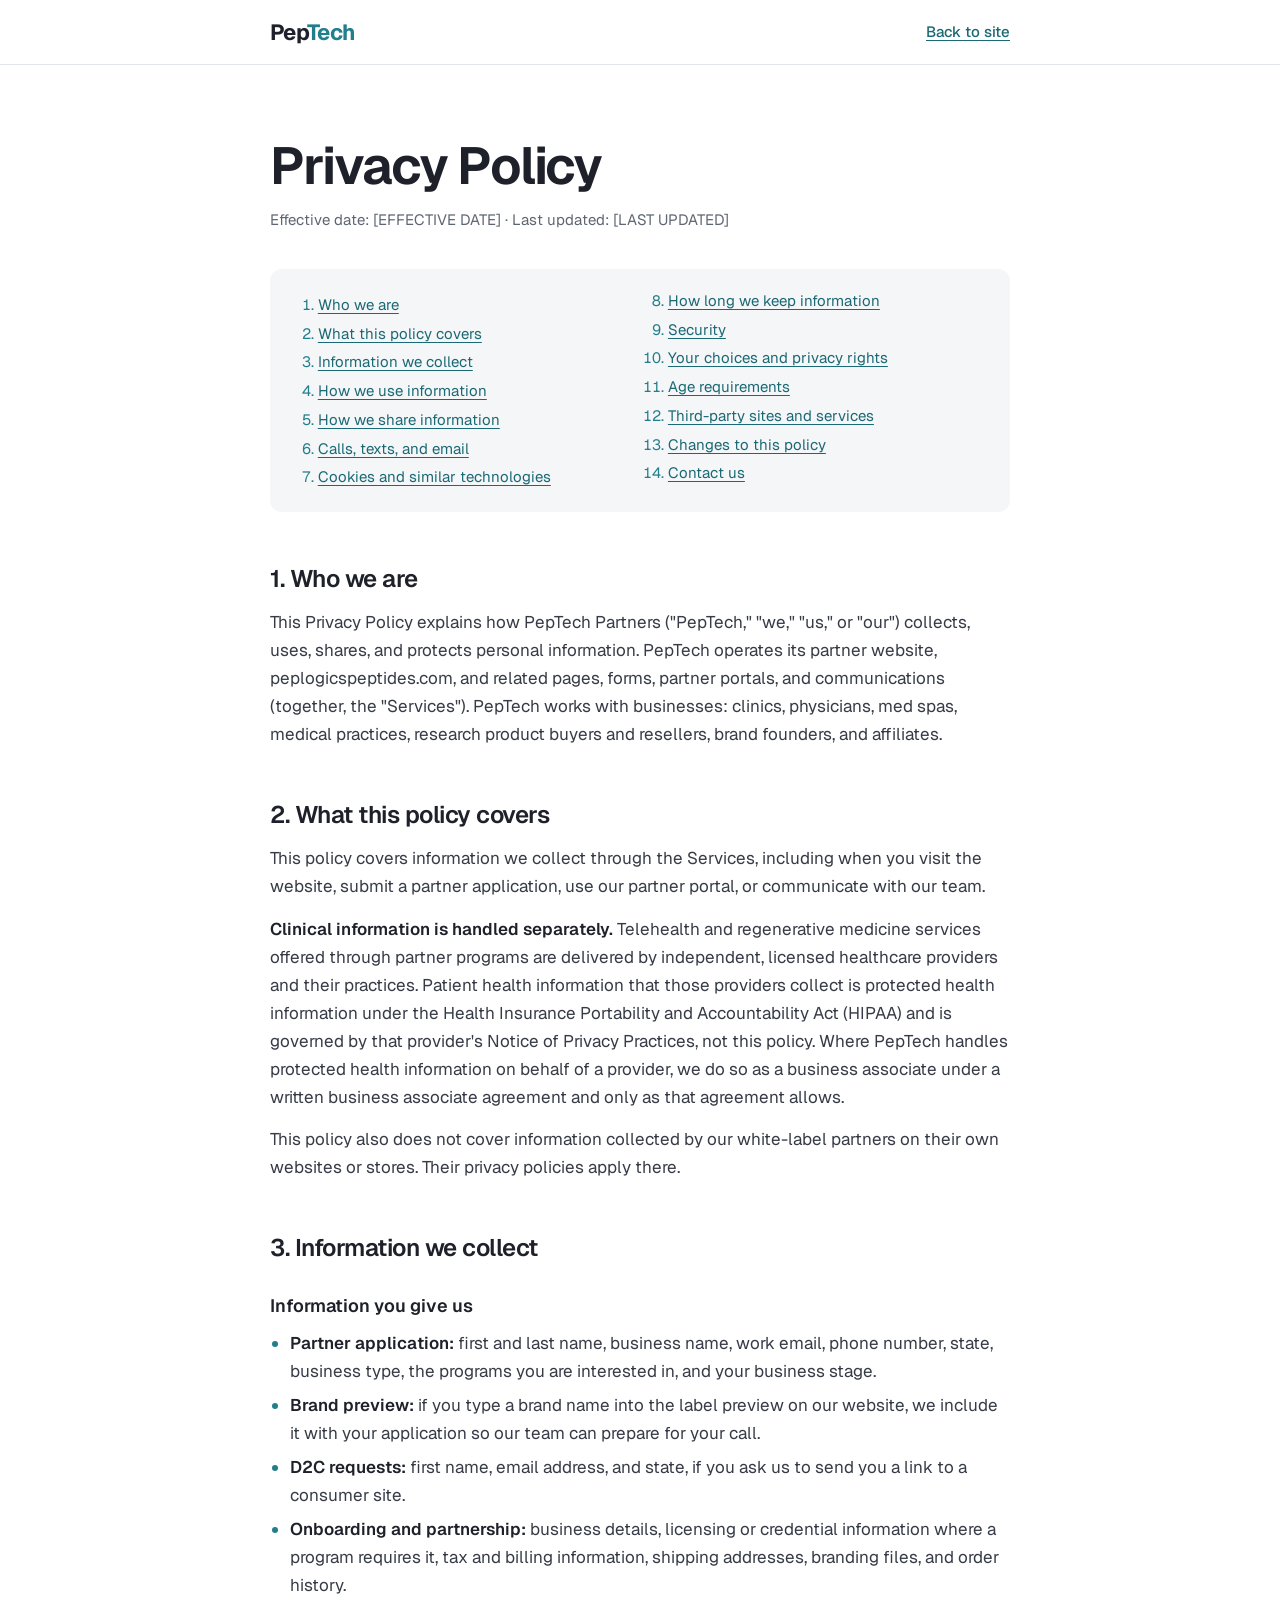
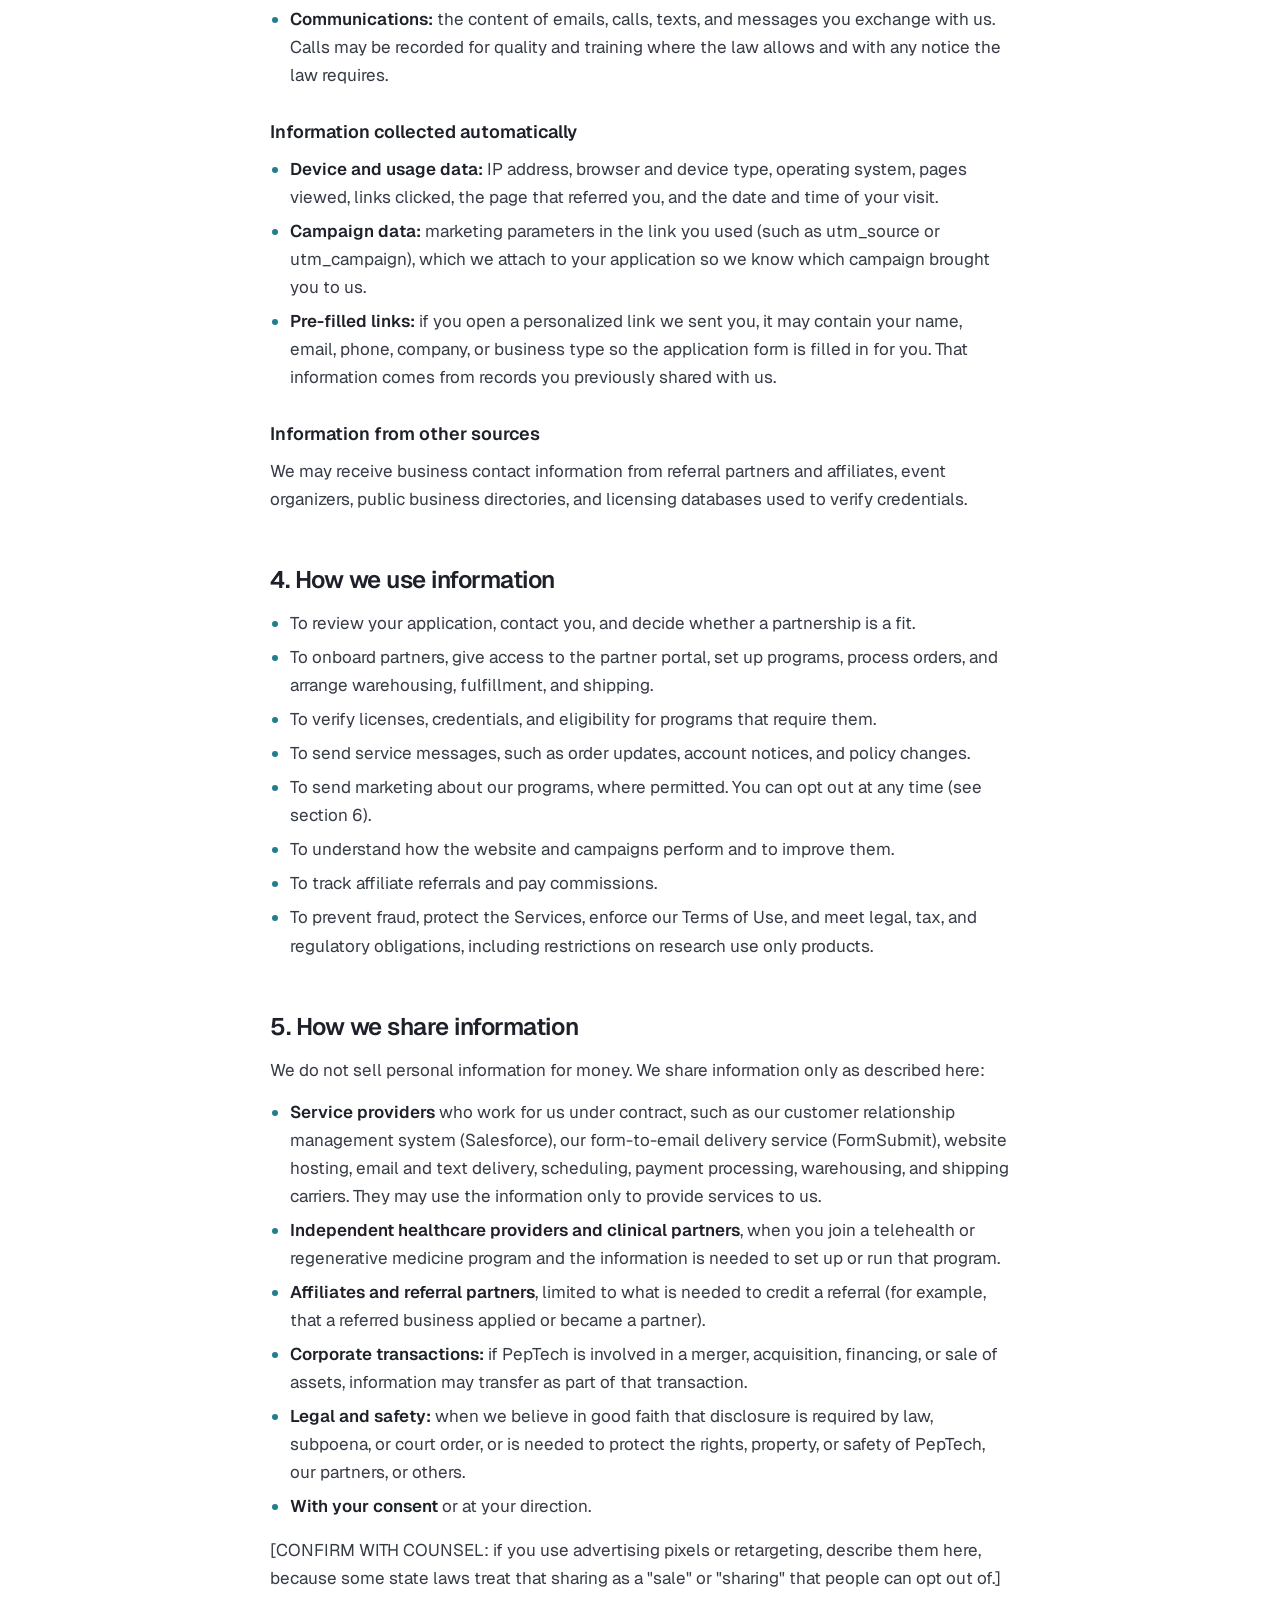
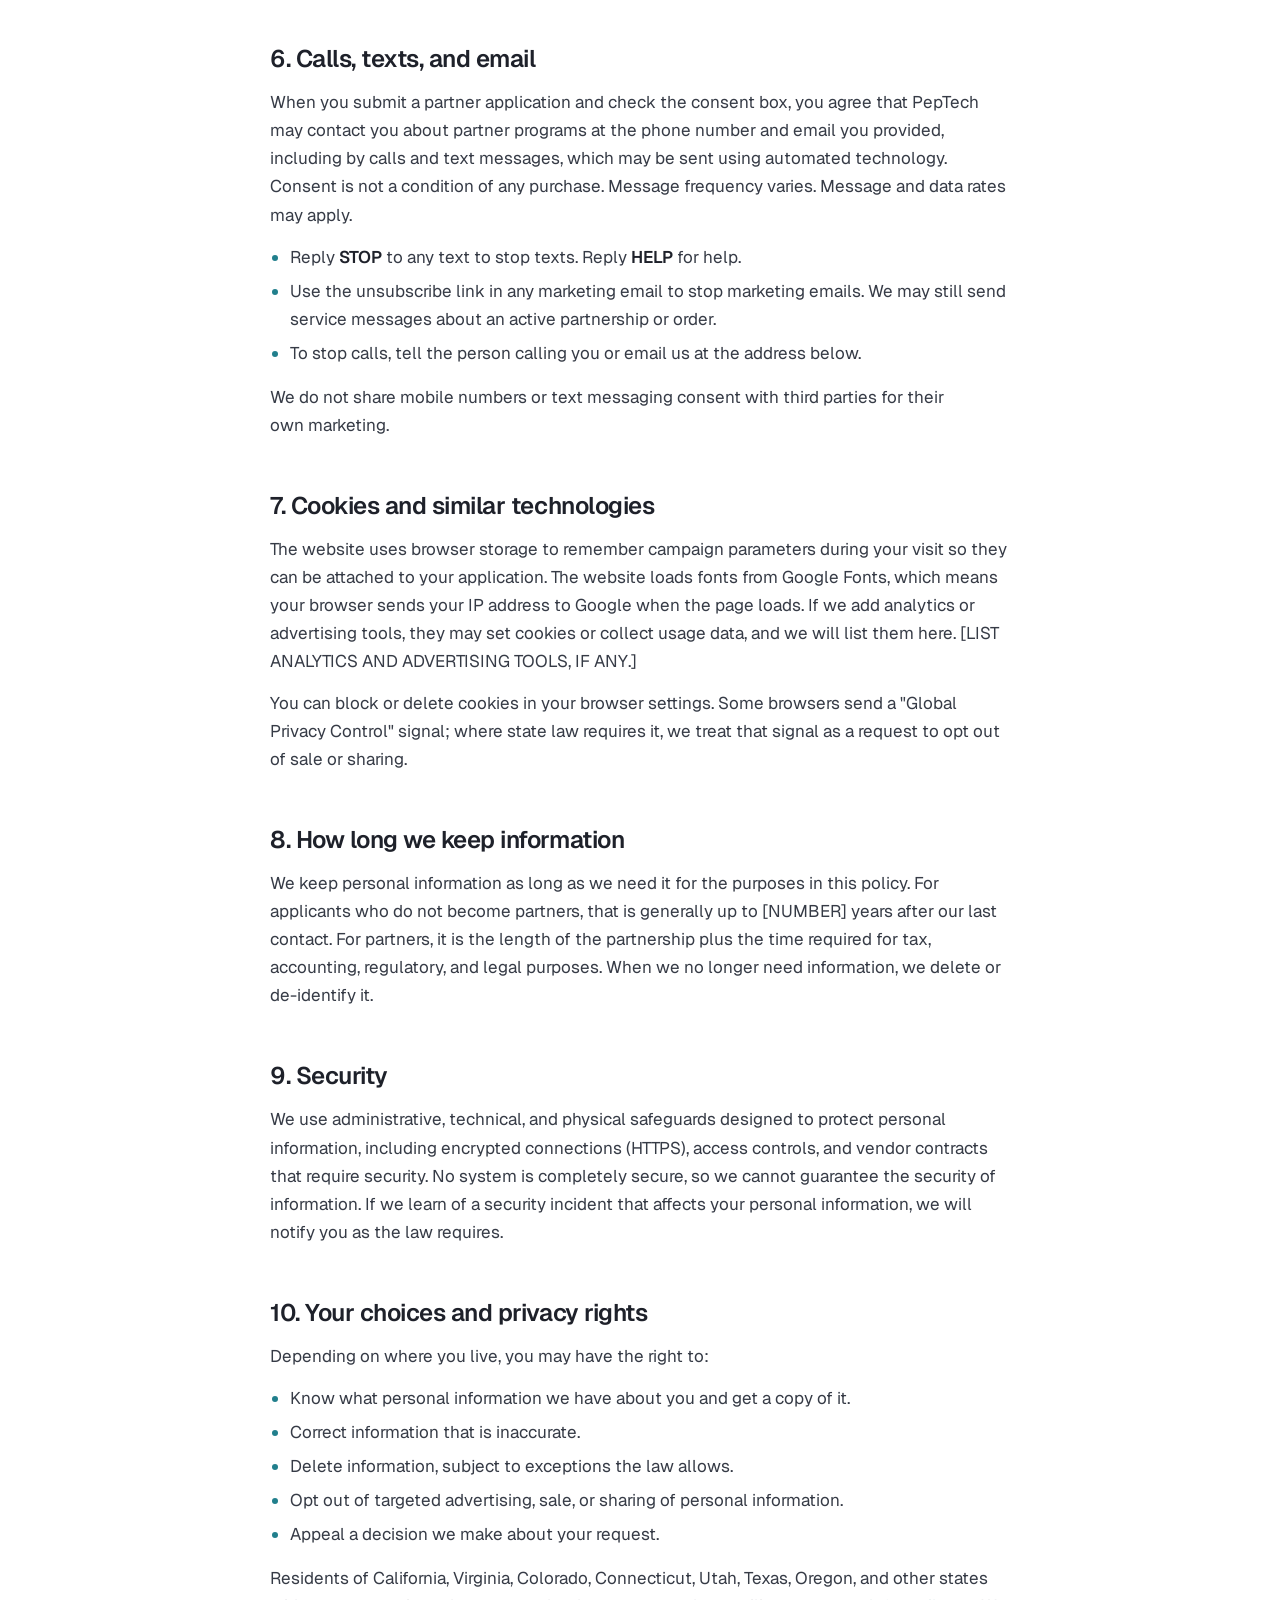
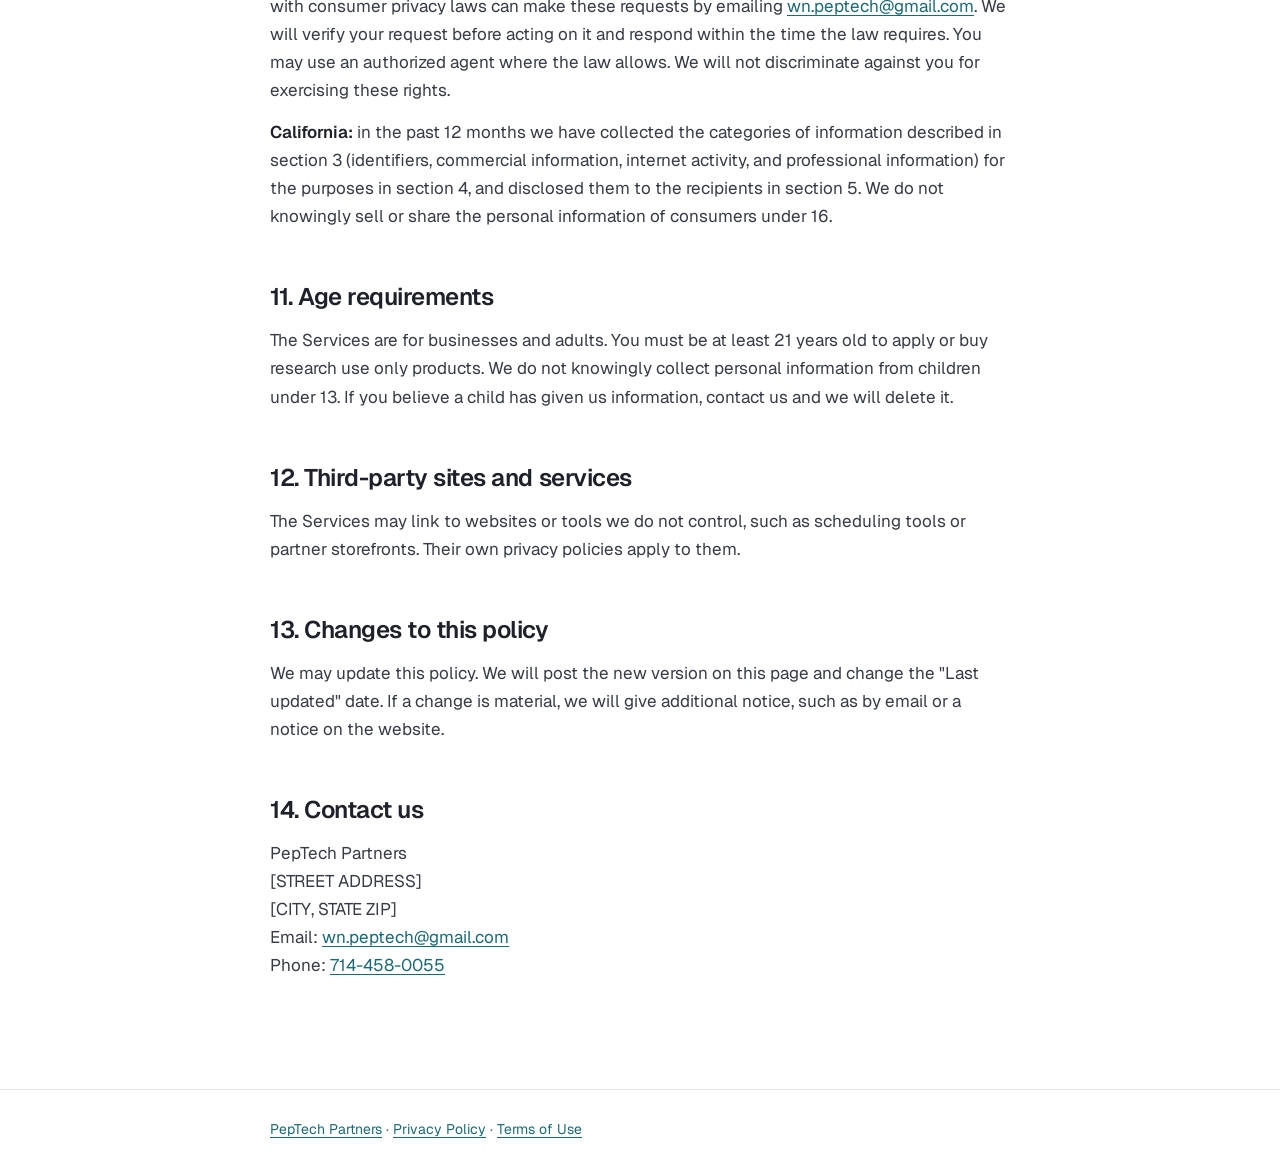
<file: privacy.html>
<!doctype html>
<html lang="en">
<head>
<meta charset="utf-8">
<meta name="viewport" content="width=device-width, initial-scale=1">
<meta name="robots" content="noindex, nofollow">
<title>Privacy Policy | PepTech</title>
<meta name="description" content="How PepTech collects, uses, and protects information from partners and website visitors.">
<link rel="preconnect" href="https://fonts.googleapis.com">
<link rel="preconnect" href="https://fonts.gstatic.com" crossorigin>
<link href="https://fonts.googleapis.com/css2?family=Geist:wght@400;500;600;700&display=swap" rel="stylesheet">
<link rel="icon" type="image/png" href="assets/favicon-64.png">
<link rel="apple-touch-icon" href="assets/apple-touch-icon.png">
<link rel="stylesheet" href="legal.css">
</head>
<body>
<header class="top"><div class="wrap top__in"><a class="logo" href="index.html"><span style="font:700 22px/1 Geist,system-ui,sans-serif;letter-spacing:-.03em;color:#1E212A">Pep<span style="color:#217F8C">Tech</span></span></a><a class="back" href="index.html">Back to site</a></div></header>
<main class="wrap doc">
  <h1>Privacy Policy</h1>
  <p class="meta">Effective date: [EFFECTIVE DATE] · Last updated: [LAST UPDATED]</p>

  <nav class="toc" aria-label="On this page">
    <ol>
      <li><a href="#who">Who we are</a></li>
      <li><a href="#scope">What this policy covers</a></li>
      <li><a href="#collect">Information we collect</a></li>
      <li><a href="#use">How we use information</a></li>
      <li><a href="#share">How we share information</a></li>
      <li><a href="#comms">Calls, texts, and email</a></li>
      <li><a href="#cookies">Cookies and similar technologies</a></li>
      <li><a href="#retention">How long we keep information</a></li>
      <li><a href="#security">Security</a></li>
      <li><a href="#rights">Your choices and privacy rights</a></li>
      <li><a href="#age">Age requirements</a></li>
      <li><a href="#links">Third-party sites and services</a></li>
      <li><a href="#changes">Changes to this policy</a></li>
      <li><a href="#contact">Contact us</a></li>
    </ol>
  </nav>

  <h2 id="who">1. Who we are</h2>
  <p>This Privacy Policy explains how PepTech Partners ("PepTech," "we," "us," or "our") collects, uses, shares, and protects personal information. PepTech operates its partner website, peplogicspeptides.com, and related pages, forms, partner portals, and communications (together, the "Services"). PepTech works with businesses: clinics, physicians, med spas, medical practices, research product buyers and resellers, brand founders, and affiliates.</p>

  <h2 id="scope">2. What this policy covers</h2>
  <p>This policy covers information we collect through the Services, including when you visit the website, submit a partner application, use our partner portal, or communicate with our team.</p>
  <p><strong>Clinical information is handled separately.</strong> Telehealth and regenerative medicine services offered through partner programs are delivered by independent, licensed healthcare providers and their practices. Patient health information that those providers collect is protected health information under the Health Insurance Portability and Accountability Act (HIPAA) and is governed by that provider's Notice of Privacy Practices, not this policy. Where PepTech handles protected health information on behalf of a provider, we do so as a business associate under a written business associate agreement and only as that agreement allows.</p>
  <p>This policy also does not cover information collected by our white-label partners on their own websites or stores. Their privacy policies apply there.</p>

  <h2 id="collect">3. Information we collect</h2>
  <h3>Information you give us</h3>
  <ul>
    <li><strong>Partner application:</strong> first and last name, business name, work email, phone number, state, business type, the programs you are interested in, and your business stage.</li>
    <li><strong>Brand preview:</strong> if you type a brand name into the label preview on our website, we include it with your application so our team can prepare for your call.</li>
    <li><strong>D2C requests:</strong> first name, email address, and state, if you ask us to send you a link to a consumer site.</li>
    <li><strong>Onboarding and partnership:</strong> business details, licensing or credential information where a program requires it, tax and billing information, shipping addresses, branding files, and order history.</li>
    <li><strong>Communications:</strong> the content of emails, calls, texts, and messages you exchange with us. Calls may be recorded for quality and training where the law allows and with any notice the law requires.</li>
  </ul>
  <h3>Information collected automatically</h3>
  <ul>
    <li><strong>Device and usage data:</strong> IP address, browser and device type, operating system, pages viewed, links clicked, the page that referred you, and the date and time of your visit.</li>
    <li><strong>Campaign data:</strong> marketing parameters in the link you used (such as utm_source or utm_campaign), which we attach to your application so we know which campaign brought you to us.</li>
    <li><strong>Pre-filled links:</strong> if you open a personalized link we sent you, it may contain your name, email, phone, company, or business type so the application form is filled in for you. That information comes from records you previously shared with us.</li>
  </ul>
  <h3>Information from other sources</h3>
  <p>We may receive business contact information from referral partners and affiliates, event organizers, public business directories, and licensing databases used to verify credentials.</p>

  <h2 id="use">4. How we use information</h2>
  <ul>
    <li>To review your application, contact you, and decide whether a partnership is a fit.</li>
    <li>To onboard partners, give access to the partner portal, set up programs, process orders, and arrange warehousing, fulfillment, and shipping.</li>
    <li>To verify licenses, credentials, and eligibility for programs that require them.</li>
    <li>To send service messages, such as order updates, account notices, and policy changes.</li>
    <li>To send marketing about our programs, where permitted. You can opt out at any time (see section 6).</li>
    <li>To understand how the website and campaigns perform and to improve them.</li>
    <li>To track affiliate referrals and pay commissions.</li>
    <li>To prevent fraud, protect the Services, enforce our Terms of Use, and meet legal, tax, and regulatory obligations, including restrictions on research use only products.</li>
  </ul>

  <h2 id="share">5. How we share information</h2>
  <p>We do not sell personal information for money. We share information only as described here:</p>
  <ul>
    <li><strong>Service providers</strong> who work for us under contract, such as our customer relationship management system (Salesforce), our form-to-email delivery service (FormSubmit), website hosting, email and text delivery, scheduling, payment processing, warehousing, and shipping carriers. They may use the information only to provide services to us.</li>
    <li><strong>Independent healthcare providers and clinical partners</strong>, when you join a telehealth or regenerative medicine program and the information is needed to set up or run that program.</li>
    <li><strong>Affiliates and referral partners</strong>, limited to what is needed to credit a referral (for example, that a referred business applied or became a partner).</li>
    <li><strong>Corporate transactions:</strong> if PepTech is involved in a merger, acquisition, financing, or sale of assets, information may transfer as part of that transaction.</li>
    <li><strong>Legal and safety:</strong> when we believe in good faith that disclosure is required by law, subpoena, or court order, or is needed to protect the rights, property, or safety of PepTech, our partners, or others.</li>
    <li><strong>With your consent</strong> or at your direction.</li>
  </ul>
  <p>[CONFIRM WITH COUNSEL: if you use advertising pixels or retargeting, describe them here, because some state laws treat that sharing as a "sale" or "sharing" that people can opt out of.]</p>

  <h2 id="comms">6. Calls, texts, and email</h2>
  <p>When you submit a partner application and check the consent box, you agree that PepTech may contact you about partner programs at the phone number and email you provided, including by calls and text messages, which may be sent using automated technology. Consent is not a condition of any purchase. Message frequency varies. Message and data rates may apply.</p>
  <ul>
    <li>Reply <strong>STOP</strong> to any text to stop texts. Reply <strong>HELP</strong> for help.</li>
    <li>Use the unsubscribe link in any marketing email to stop marketing emails. We may still send service messages about an active partnership or order.</li>
    <li>To stop calls, tell the person calling you or email us at the address below.</li>
  </ul>
  <p>We do not share mobile numbers or text messaging consent with third parties for their own marketing.</p>

  <h2 id="cookies">7. Cookies and similar technologies</h2>
  <p>The website uses browser storage to remember campaign parameters during your visit so they can be attached to your application. The website loads fonts from Google Fonts, which means your browser sends your IP address to Google when the page loads. If we add analytics or advertising tools, they may set cookies or collect usage data, and we will list them here. [LIST ANALYTICS AND ADVERTISING TOOLS, IF ANY.]</p>
  <p>You can block or delete cookies in your browser settings. Some browsers send a "Global Privacy Control" signal; where state law requires it, we treat that signal as a request to opt out of sale or sharing.</p>

  <h2 id="retention">8. How long we keep information</h2>
  <p>We keep personal information as long as we need it for the purposes in this policy. For applicants who do not become partners, that is generally up to [NUMBER] years after our last contact. For partners, it is the length of the partnership plus the time required for tax, accounting, regulatory, and legal purposes. When we no longer need information, we delete or de-identify it.</p>

  <h2 id="security">9. Security</h2>
  <p>We use administrative, technical, and physical safeguards designed to protect personal information, including encrypted connections (HTTPS), access controls, and vendor contracts that require security. No system is completely secure, so we cannot guarantee the security of information. If we learn of a security incident that affects your personal information, we will notify you as the law requires.</p>

  <h2 id="rights">10. Your choices and privacy rights</h2>
  <p>Depending on where you live, you may have the right to:</p>
  <ul>
    <li>Know what personal information we have about you and get a copy of it.</li>
    <li>Correct information that is inaccurate.</li>
    <li>Delete information, subject to exceptions the law allows.</li>
    <li>Opt out of targeted advertising, sale, or sharing of personal information.</li>
    <li>Appeal a decision we make about your request.</li>
  </ul>
  <p>Residents of California, Virginia, Colorado, Connecticut, Utah, Texas, Oregon, and other states with consumer privacy laws can make these requests by emailing <a href="mailto:wn.peptech@gmail.com">wn.peptech@gmail.com</a>. We will verify your request before acting on it and respond within the time the law requires. You may use an authorized agent where the law allows. We will not discriminate against you for exercising these rights.</p>
  <p><strong>California:</strong> in the past 12 months we have collected the categories of information described in section 3 (identifiers, commercial information, internet activity, and professional information) for the purposes in section 4, and disclosed them to the recipients in section 5. We do not knowingly sell or share the personal information of consumers under 16.</p>

  <h2 id="age">11. Age requirements</h2>
  <p>The Services are for businesses and adults. You must be at least 21 years old to apply or buy research use only products. We do not knowingly collect personal information from children under 13. If you believe a child has given us information, contact us and we will delete it.</p>

  <h2 id="links">12. Third-party sites and services</h2>
  <p>The Services may link to websites or tools we do not control, such as scheduling tools or partner storefronts. Their own privacy policies apply to them.</p>

  <h2 id="changes">13. Changes to this policy</h2>
  <p>We may update this policy. We will post the new version on this page and change the "Last updated" date. If a change is material, we will give additional notice, such as by email or a notice on the website.</p>

  <h2 id="contact">14. Contact us</h2>
  <p>PepTech Partners<br>[STREET ADDRESS]<br>[CITY, STATE ZIP]<br>Email: <a href="mailto:wn.peptech@gmail.com">wn.peptech@gmail.com</a><br>Phone: <a href="tel:+17144580055">714-458-0055</a></p>
</main>
<footer class="foot"><div class="wrap"><a href="index.html">PepTech Partners</a> · <a href="privacy.html">Privacy Policy</a> · <a href="terms.html">Terms of Use</a></div></footer>
</body>
</html>
</file>
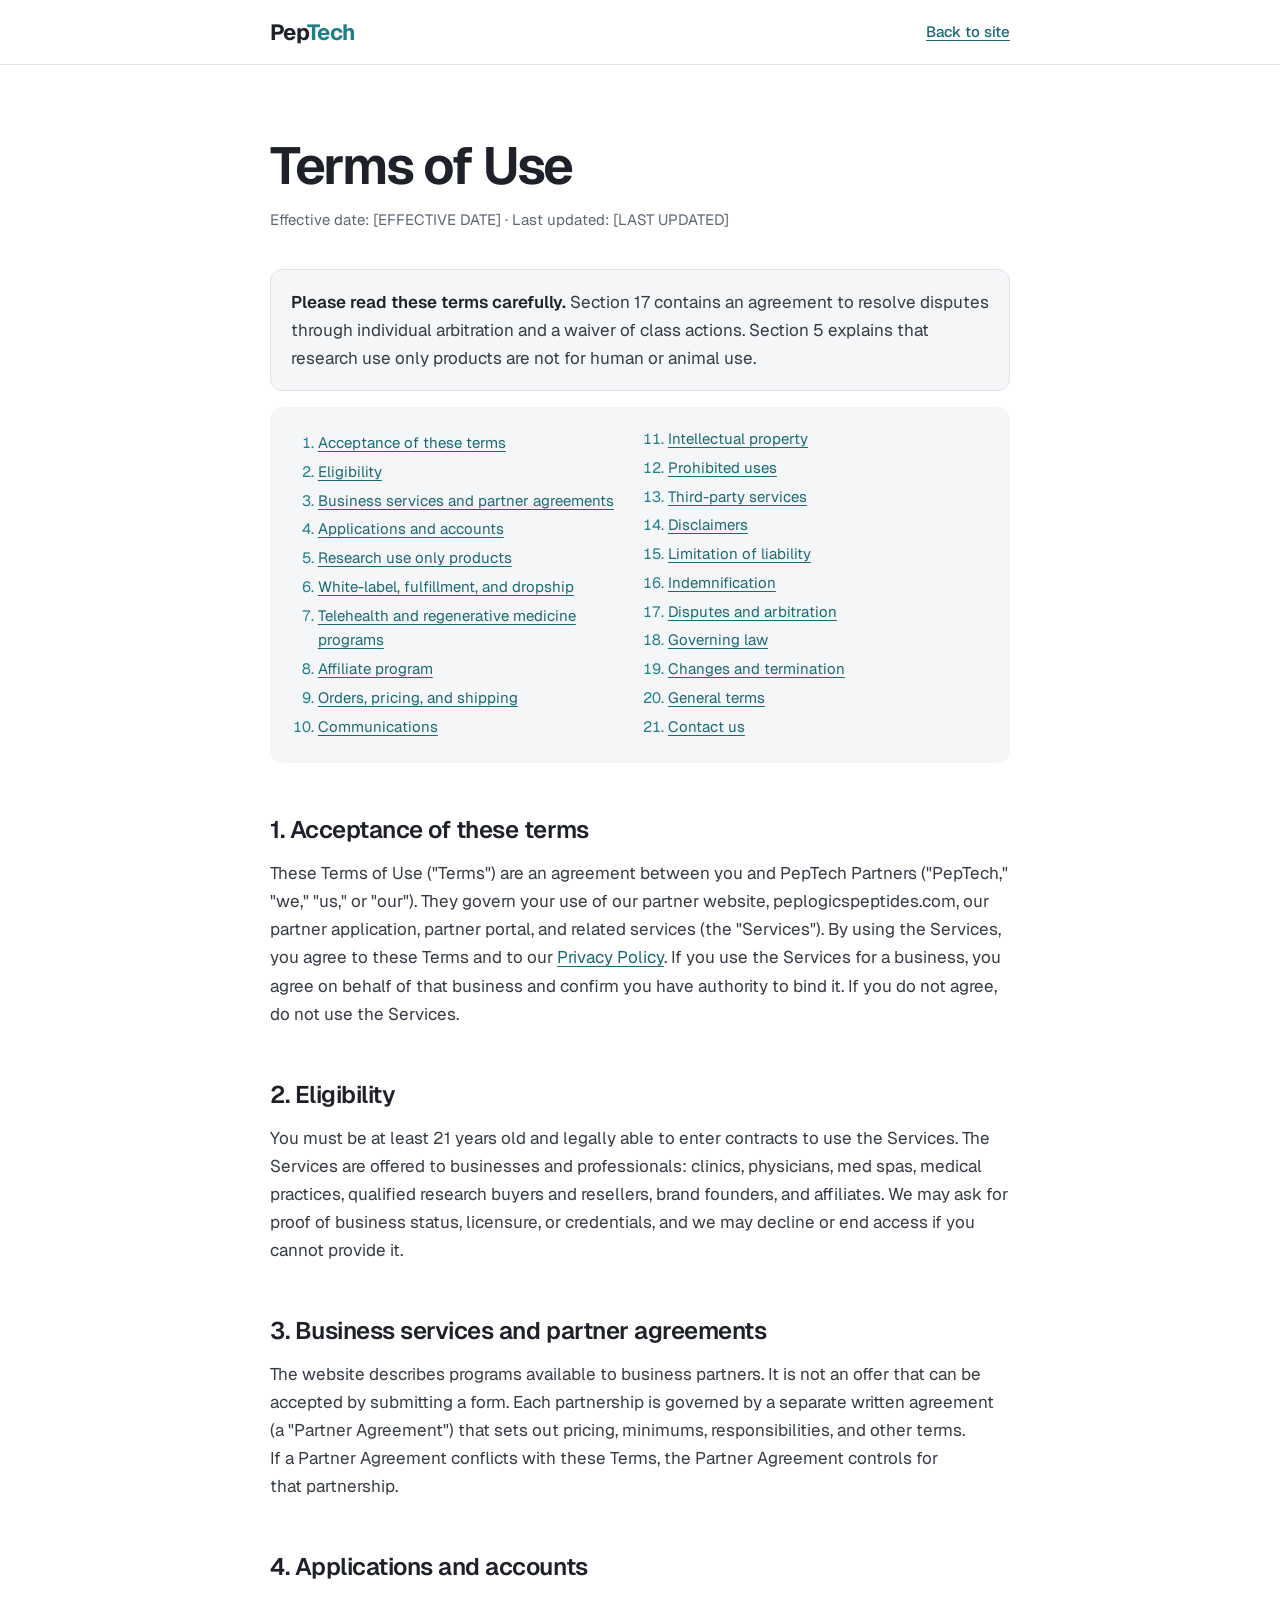
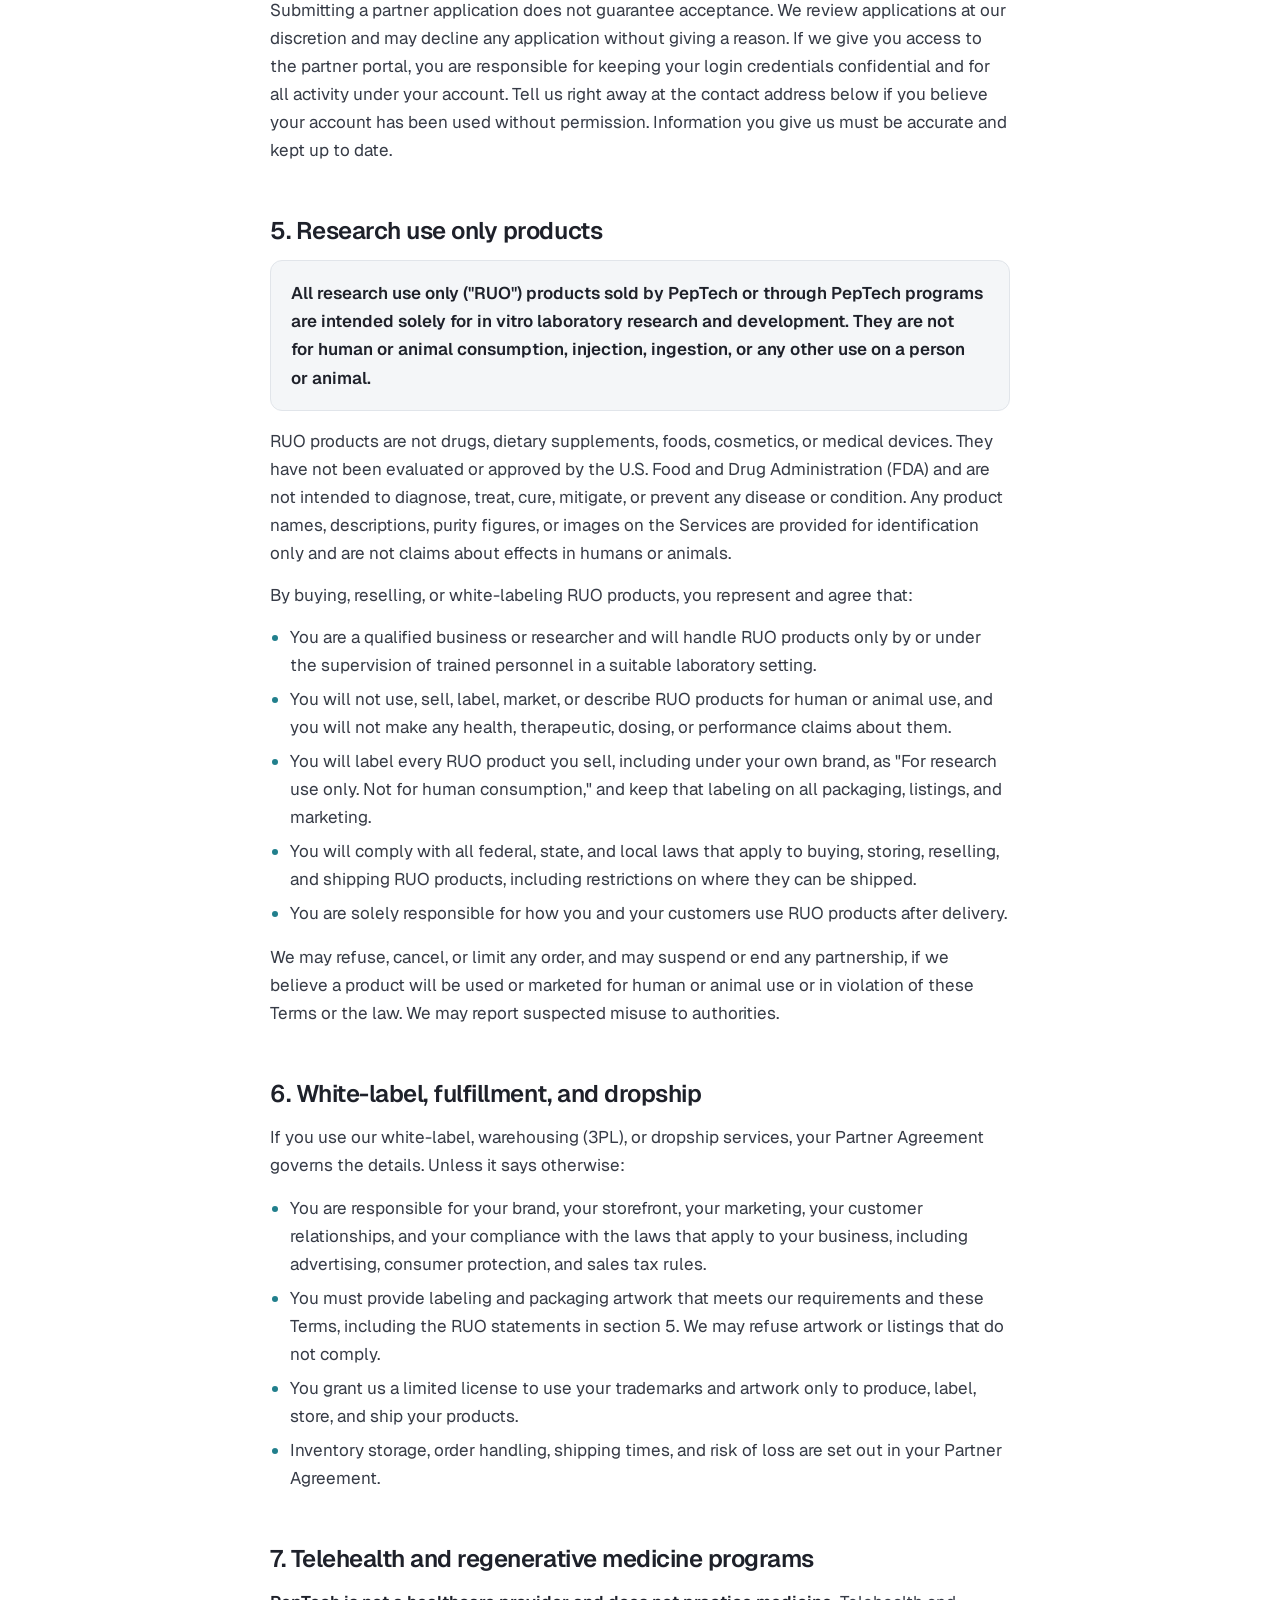
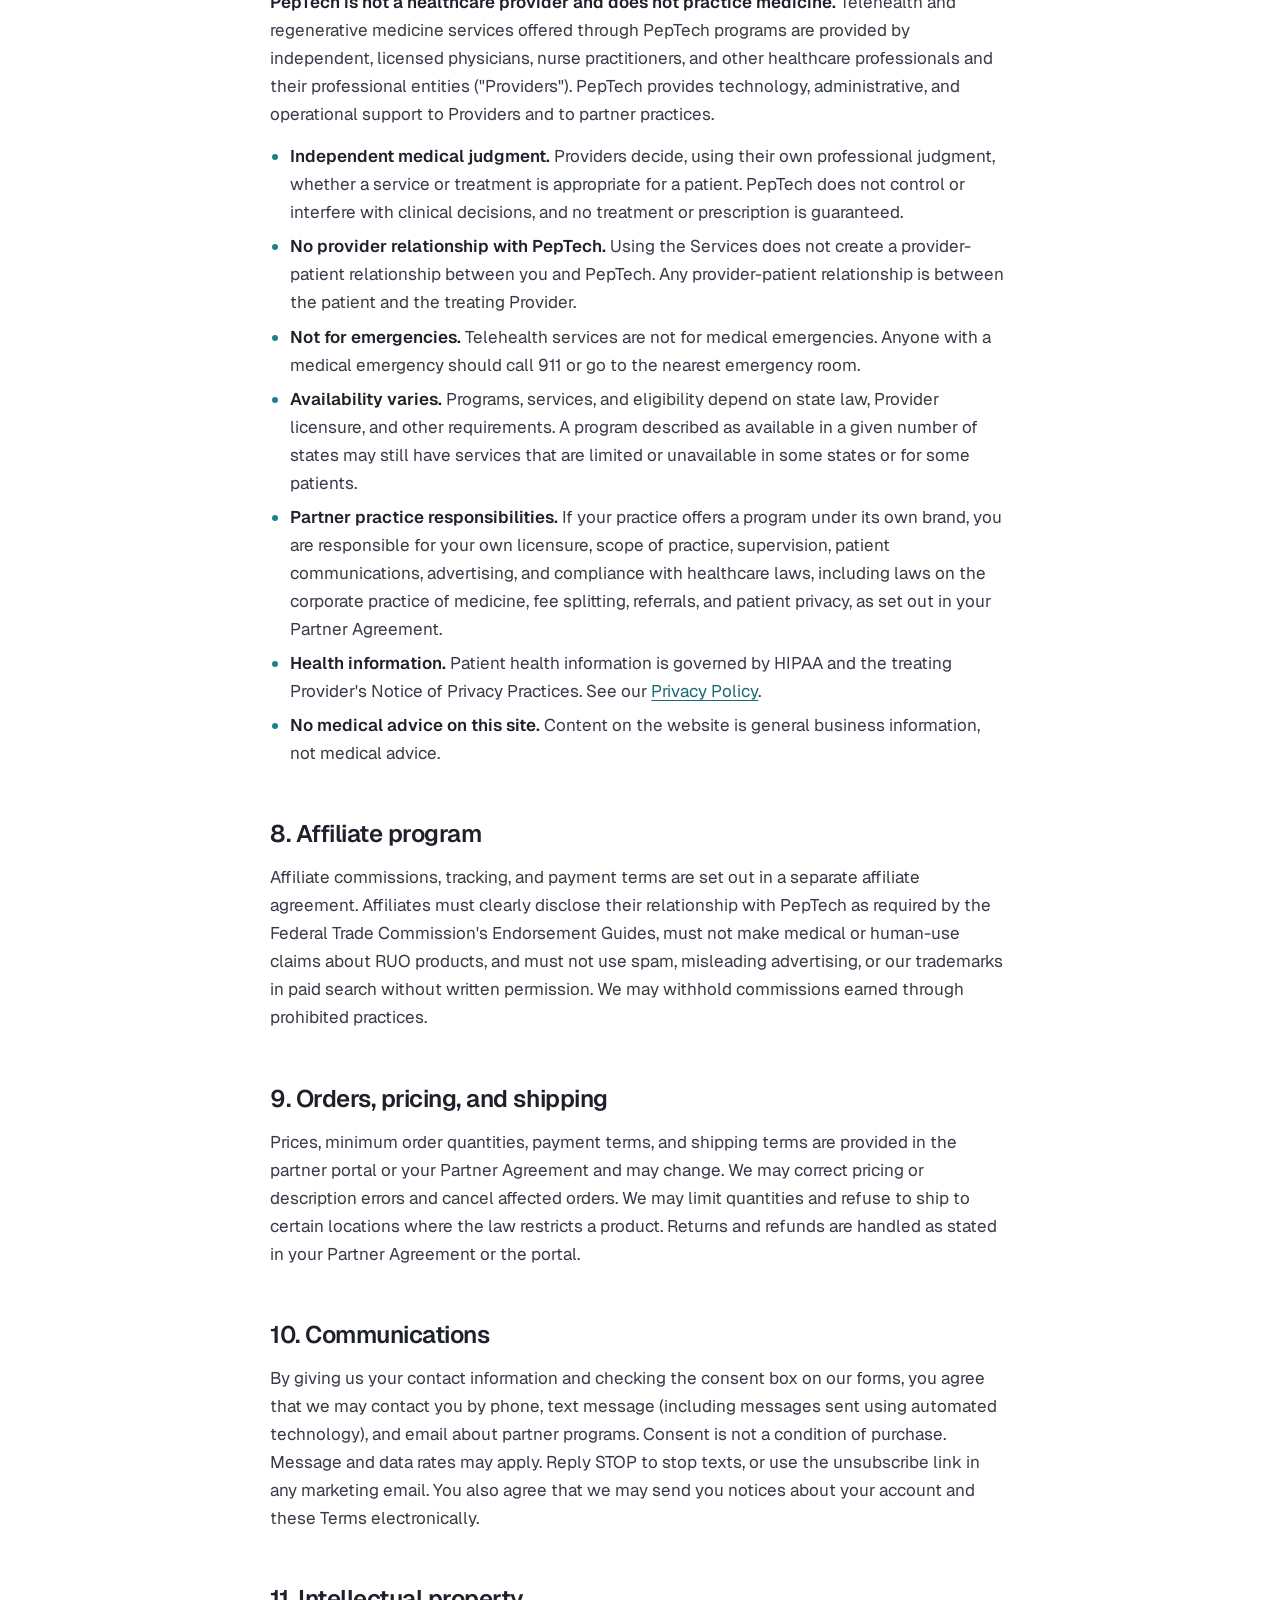
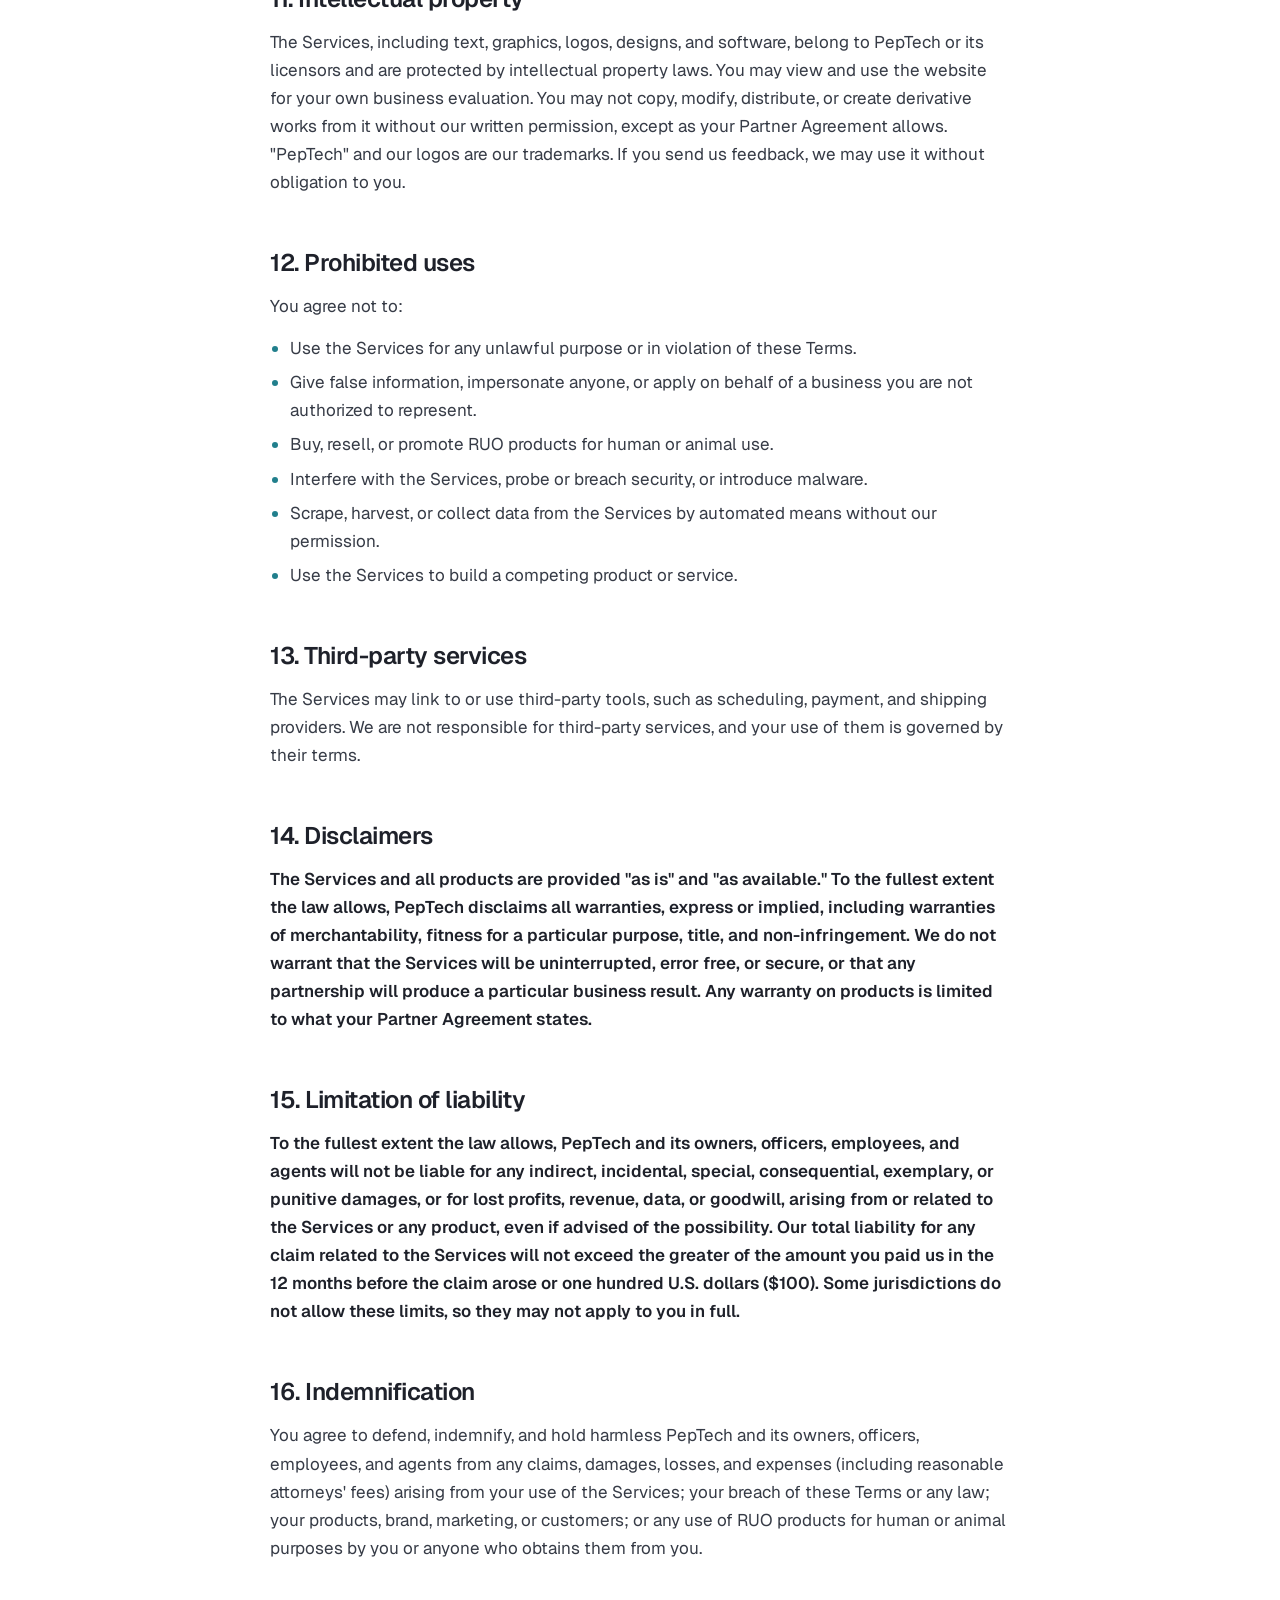
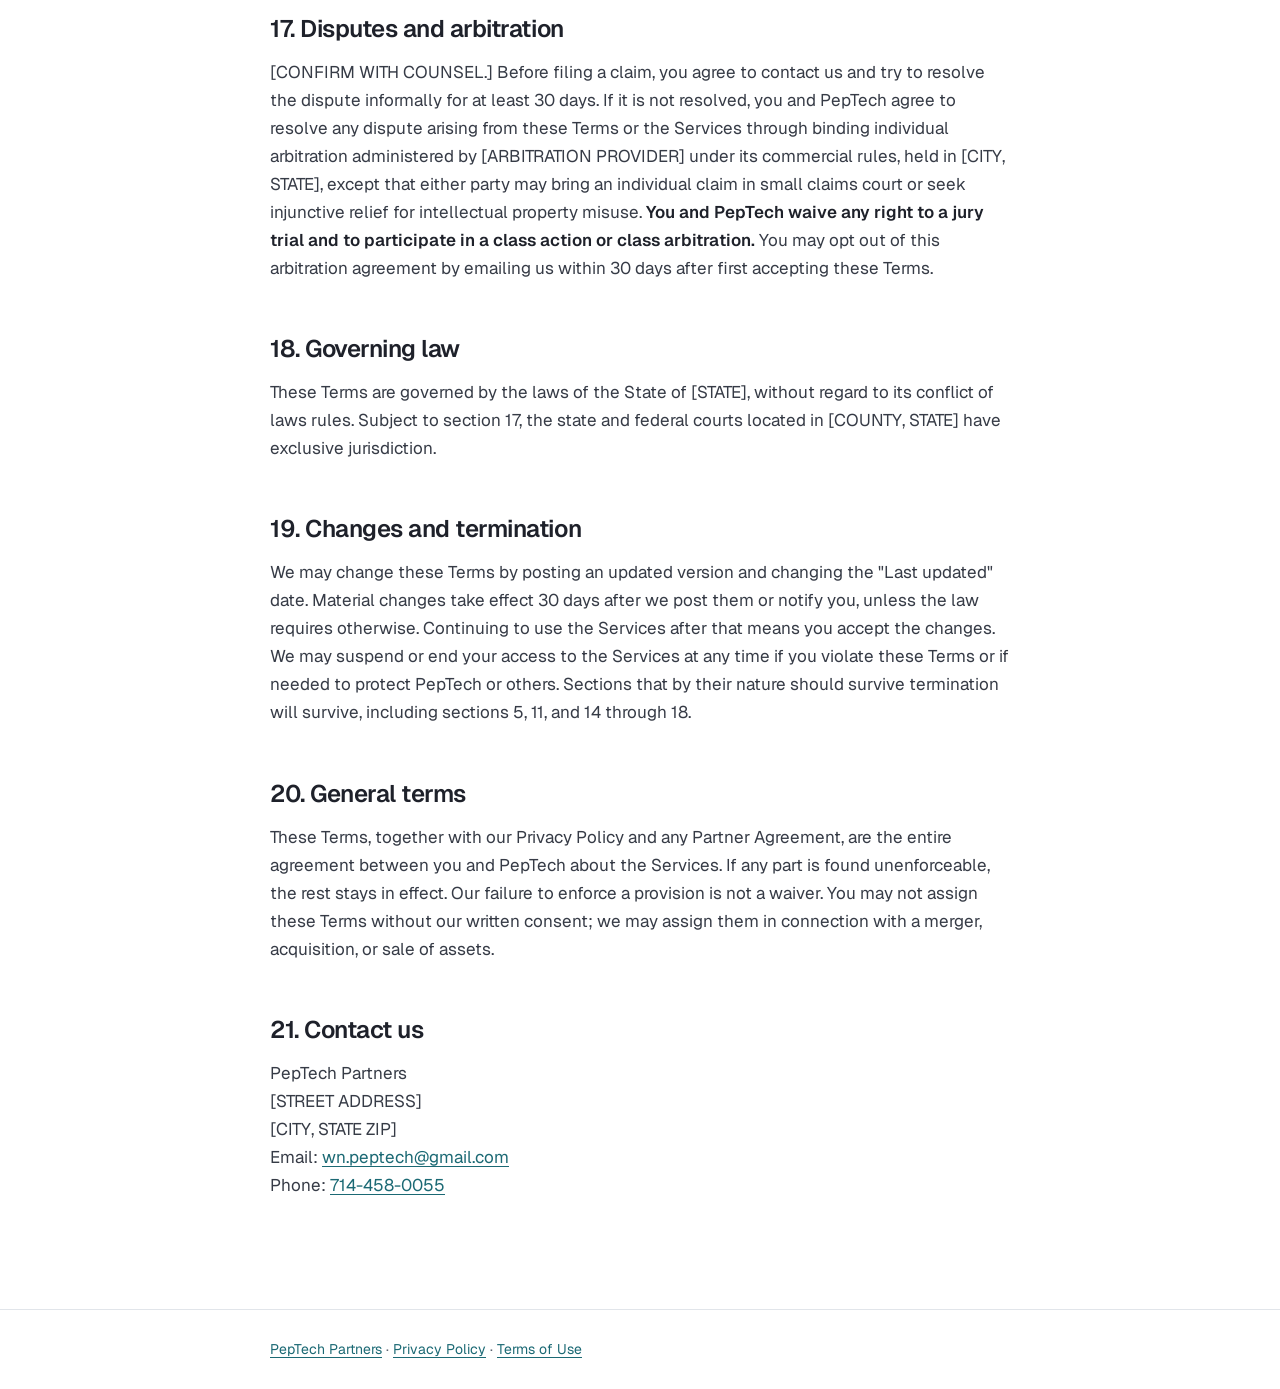
<file: terms.html>
<!doctype html>
<html lang="en">
<head>
<meta charset="utf-8">
<meta name="viewport" content="width=device-width, initial-scale=1">
<meta name="robots" content="noindex, nofollow">
<title>Terms of Use | PepTech</title>
<meta name="description" content="Terms that govern use of the PepTech website, partner programs, research use only products, and telehealth program services.">
<link rel="preconnect" href="https://fonts.googleapis.com">
<link rel="preconnect" href="https://fonts.gstatic.com" crossorigin>
<link href="https://fonts.googleapis.com/css2?family=Geist:wght@400;500;600;700&display=swap" rel="stylesheet">
<link rel="icon" type="image/png" href="assets/favicon-64.png">
<link rel="apple-touch-icon" href="assets/apple-touch-icon.png">
<link rel="stylesheet" href="legal.css">
</head>
<body>
<header class="top"><div class="wrap top__in"><a class="logo" href="index.html"><span style="font:700 22px/1 Geist,system-ui,sans-serif;letter-spacing:-.03em;color:#1E212A">Pep<span style="color:#217F8C">Tech</span></span></a><a class="back" href="index.html">Back to site</a></div></header>
<main class="wrap doc">
  <h1>Terms of Use</h1>
  <p class="meta">Effective date: [EFFECTIVE DATE] · Last updated: [LAST UPDATED]</p>

  <div class="notice">
    <p><strong>Please read these terms carefully.</strong> Section 17 contains an agreement to resolve disputes through individual arbitration and a waiver of class actions. Section 5 explains that research use only products are not for human or animal use.</p>
  </div>

  <nav class="toc" aria-label="On this page">
    <ol>
      <li><a href="#accept">Acceptance of these terms</a></li>
      <li><a href="#eligible">Eligibility</a></li>
      <li><a href="#b2b">Business services and partner agreements</a></li>
      <li><a href="#apply">Applications and accounts</a></li>
      <li><a href="#ruo">Research use only products</a></li>
      <li><a href="#whitelabel">White-label, fulfillment, and dropship</a></li>
      <li><a href="#clinical">Telehealth and regenerative medicine programs</a></li>
      <li><a href="#affiliate">Affiliate program</a></li>
      <li><a href="#orders">Orders, pricing, and shipping</a></li>
      <li><a href="#comms">Communications</a></li>
      <li><a href="#ip">Intellectual property</a></li>
      <li><a href="#prohibited">Prohibited uses</a></li>
      <li><a href="#third">Third-party services</a></li>
      <li><a href="#disclaim">Disclaimers</a></li>
      <li><a href="#liability">Limitation of liability</a></li>
      <li><a href="#indemnity">Indemnification</a></li>
      <li><a href="#disputes">Disputes and arbitration</a></li>
      <li><a href="#law">Governing law</a></li>
      <li><a href="#changes">Changes and termination</a></li>
      <li><a href="#general">General terms</a></li>
      <li><a href="#contact">Contact us</a></li>
    </ol>
  </nav>

  <h2 id="accept">1. Acceptance of these terms</h2>
  <p>These Terms of Use ("Terms") are an agreement between you and PepTech Partners ("PepTech," "we," "us," or "our"). They govern your use of our partner website, peplogicspeptides.com, our partner application, partner portal, and related services (the "Services"). By using the Services, you agree to these Terms and to our <a href="privacy.html">Privacy Policy</a>. If you use the Services for a business, you agree on behalf of that business and confirm you have authority to bind it. If you do not agree, do not use the Services.</p>

  <h2 id="eligible">2. Eligibility</h2>
  <p>You must be at least 21 years old and legally able to enter contracts to use the Services. The Services are offered to businesses and professionals: clinics, physicians, med spas, medical practices, qualified research buyers and resellers, brand founders, and affiliates. We may ask for proof of business status, licensure, or credentials, and we may decline or end access if you cannot provide it.</p>

  <h2 id="b2b">3. Business services and partner agreements</h2>
  <p>The website describes programs available to business partners. It is not an offer that can be accepted by submitting a form. Each partnership is governed by a separate written agreement (a "Partner Agreement") that sets out pricing, minimums, responsibilities, and other terms. If a Partner Agreement conflicts with these Terms, the Partner Agreement controls for that partnership.</p>

  <h2 id="apply">4. Applications and accounts</h2>
  <p>Submitting a partner application does not guarantee acceptance. We review applications at our discretion and may decline any application without giving a reason. If we give you access to the partner portal, you are responsible for keeping your login credentials confidential and for all activity under your account. Tell us right away at the contact address below if you believe your account has been used without permission. Information you give us must be accurate and kept up to date.</p>

  <h2 id="ruo">5. Research use only products</h2>
  <div class="notice">
    <p class="caps"><strong>All research use only ("RUO") products sold by PepTech or through PepTech programs are intended solely for in vitro laboratory research and development. They are not for human or animal consumption, injection, ingestion, or any other use on a person or animal.</strong></p>
  </div>
  <p>RUO products are not drugs, dietary supplements, foods, cosmetics, or medical devices. They have not been evaluated or approved by the U.S. Food and Drug Administration (FDA) and are not intended to diagnose, treat, cure, mitigate, or prevent any disease or condition. Any product names, descriptions, purity figures, or images on the Services are provided for identification only and are not claims about effects in humans or animals.</p>
  <p>By buying, reselling, or white-labeling RUO products, you represent and agree that:</p>
  <ul>
    <li>You are a qualified business or researcher and will handle RUO products only by or under the supervision of trained personnel in a suitable laboratory setting.</li>
    <li>You will not use, sell, label, market, or describe RUO products for human or animal use, and you will not make any health, therapeutic, dosing, or performance claims about them.</li>
    <li>You will label every RUO product you sell, including under your own brand, as "For research use only. Not for human consumption," and keep that labeling on all packaging, listings, and marketing.</li>
    <li>You will comply with all federal, state, and local laws that apply to buying, storing, reselling, and shipping RUO products, including restrictions on where they can be shipped.</li>
    <li>You are solely responsible for how you and your customers use RUO products after delivery.</li>
  </ul>
  <p>We may refuse, cancel, or limit any order, and may suspend or end any partnership, if we believe a product will be used or marketed for human or animal use or in violation of these Terms or the law. We may report suspected misuse to authorities.</p>

  <h2 id="whitelabel">6. White-label, fulfillment, and dropship</h2>
  <p>If you use our white-label, warehousing (3PL), or dropship services, your Partner Agreement governs the details. Unless it says otherwise:</p>
  <ul>
    <li>You are responsible for your brand, your storefront, your marketing, your customer relationships, and your compliance with the laws that apply to your business, including advertising, consumer protection, and sales tax rules.</li>
    <li>You must provide labeling and packaging artwork that meets our requirements and these Terms, including the RUO statements in section 5. We may refuse artwork or listings that do not comply.</li>
    <li>You grant us a limited license to use your trademarks and artwork only to produce, label, store, and ship your products.</li>
    <li>Inventory storage, order handling, shipping times, and risk of loss are set out in your Partner Agreement.</li>
  </ul>

  <h2 id="clinical">7. Telehealth and regenerative medicine programs</h2>
  <p><strong>PepTech is not a healthcare provider and does not practice medicine.</strong> Telehealth and regenerative medicine services offered through PepTech programs are provided by independent, licensed physicians, nurse practitioners, and other healthcare professionals and their professional entities ("Providers"). PepTech provides technology, administrative, and operational support to Providers and to partner practices.</p>
  <ul>
    <li><strong>Independent medical judgment.</strong> Providers decide, using their own professional judgment, whether a service or treatment is appropriate for a patient. PepTech does not control or interfere with clinical decisions, and no treatment or prescription is guaranteed.</li>
    <li><strong>No provider relationship with PepTech.</strong> Using the Services does not create a provider-patient relationship between you and PepTech. Any provider-patient relationship is between the patient and the treating Provider.</li>
    <li><strong>Not for emergencies.</strong> Telehealth services are not for medical emergencies. Anyone with a medical emergency should call 911 or go to the nearest emergency room.</li>
    <li><strong>Availability varies.</strong> Programs, services, and eligibility depend on state law, Provider licensure, and other requirements. A program described as available in a given number of states may still have services that are limited or unavailable in some states or for some patients.</li>
    <li><strong>Partner practice responsibilities.</strong> If your practice offers a program under its own brand, you are responsible for your own licensure, scope of practice, supervision, patient communications, advertising, and compliance with healthcare laws, including laws on the corporate practice of medicine, fee splitting, referrals, and patient privacy, as set out in your Partner Agreement.</li>
    <li><strong>Health information.</strong> Patient health information is governed by HIPAA and the treating Provider's Notice of Privacy Practices. See our <a href="privacy.html">Privacy Policy</a>.</li>
    <li><strong>No medical advice on this site.</strong> Content on the website is general business information, not medical advice.</li>
  </ul>

  <h2 id="affiliate">8. Affiliate program</h2>
  <p>Affiliate commissions, tracking, and payment terms are set out in a separate affiliate agreement. Affiliates must clearly disclose their relationship with PepTech as required by the Federal Trade Commission's Endorsement Guides, must not make medical or human-use claims about RUO products, and must not use spam, misleading advertising, or our trademarks in paid search without written permission. We may withhold commissions earned through prohibited practices.</p>

  <h2 id="orders">9. Orders, pricing, and shipping</h2>
  <p>Prices, minimum order quantities, payment terms, and shipping terms are provided in the partner portal or your Partner Agreement and may change. We may correct pricing or description errors and cancel affected orders. We may limit quantities and refuse to ship to certain locations where the law restricts a product. Returns and refunds are handled as stated in your Partner Agreement or the portal.</p>

  <h2 id="comms">10. Communications</h2>
  <p>By giving us your contact information and checking the consent box on our forms, you agree that we may contact you by phone, text message (including messages sent using automated technology), and email about partner programs. Consent is not a condition of purchase. Message and data rates may apply. Reply STOP to stop texts, or use the unsubscribe link in any marketing email. You also agree that we may send you notices about your account and these Terms electronically.</p>

  <h2 id="ip">11. Intellectual property</h2>
  <p>The Services, including text, graphics, logos, designs, and software, belong to PepTech or its licensors and are protected by intellectual property laws. You may view and use the website for your own business evaluation. You may not copy, modify, distribute, or create derivative works from it without our written permission, except as your Partner Agreement allows. "PepTech" and our logos are our trademarks. If you send us feedback, we may use it without obligation to you.</p>

  <h2 id="prohibited">12. Prohibited uses</h2>
  <p>You agree not to:</p>
  <ul>
    <li>Use the Services for any unlawful purpose or in violation of these Terms.</li>
    <li>Give false information, impersonate anyone, or apply on behalf of a business you are not authorized to represent.</li>
    <li>Buy, resell, or promote RUO products for human or animal use.</li>
    <li>Interfere with the Services, probe or breach security, or introduce malware.</li>
    <li>Scrape, harvest, or collect data from the Services by automated means without our permission.</li>
    <li>Use the Services to build a competing product or service.</li>
  </ul>

  <h2 id="third">13. Third-party services</h2>
  <p>The Services may link to or use third-party tools, such as scheduling, payment, and shipping providers. We are not responsible for third-party services, and your use of them is governed by their terms.</p>

  <h2 id="disclaim">14. Disclaimers</h2>
  <p class="caps">The Services and all products are provided "as is" and "as available." To the fullest extent the law allows, PepTech disclaims all warranties, express or implied, including warranties of merchantability, fitness for a particular purpose, title, and non-infringement. We do not warrant that the Services will be uninterrupted, error free, or secure, or that any partnership will produce a particular business result. Any warranty on products is limited to what your Partner Agreement states.</p>

  <h2 id="liability">15. Limitation of liability</h2>
  <p class="caps">To the fullest extent the law allows, PepTech and its owners, officers, employees, and agents will not be liable for any indirect, incidental, special, consequential, exemplary, or punitive damages, or for lost profits, revenue, data, or goodwill, arising from or related to the Services or any product, even if advised of the possibility. Our total liability for any claim related to the Services will not exceed the greater of the amount you paid us in the 12 months before the claim arose or one hundred U.S. dollars ($100). Some jurisdictions do not allow these limits, so they may not apply to you in full.</p>

  <h2 id="indemnity">16. Indemnification</h2>
  <p>You agree to defend, indemnify, and hold harmless PepTech and its owners, officers, employees, and agents from any claims, damages, losses, and expenses (including reasonable attorneys' fees) arising from your use of the Services; your breach of these Terms or any law; your products, brand, marketing, or customers; or any use of RUO products for human or animal purposes by you or anyone who obtains them from you.</p>

  <h2 id="disputes">17. Disputes and arbitration</h2>
  <p>[CONFIRM WITH COUNSEL.] Before filing a claim, you agree to contact us and try to resolve the dispute informally for at least 30 days. If it is not resolved, you and PepTech agree to resolve any dispute arising from these Terms or the Services through binding individual arbitration administered by [ARBITRATION PROVIDER] under its commercial rules, held in [CITY, STATE], except that either party may bring an individual claim in small claims court or seek injunctive relief for intellectual property misuse. <strong>You and PepTech waive any right to a jury trial and to participate in a class action or class arbitration.</strong> You may opt out of this arbitration agreement by emailing us within 30 days after first accepting these Terms.</p>

  <h2 id="law">18. Governing law</h2>
  <p>These Terms are governed by the laws of the State of [STATE], without regard to its conflict of laws rules. Subject to section 17, the state and federal courts located in [COUNTY, STATE] have exclusive jurisdiction.</p>

  <h2 id="changes">19. Changes and termination</h2>
  <p>We may change these Terms by posting an updated version and changing the "Last updated" date. Material changes take effect 30 days after we post them or notify you, unless the law requires otherwise. Continuing to use the Services after that means you accept the changes. We may suspend or end your access to the Services at any time if you violate these Terms or if needed to protect PepTech or others. Sections that by their nature should survive termination will survive, including sections 5, 11, and 14 through 18.</p>

  <h2 id="general">20. General terms</h2>
  <p>These Terms, together with our Privacy Policy and any Partner Agreement, are the entire agreement between you and PepTech about the Services. If any part is found unenforceable, the rest stays in effect. Our failure to enforce a provision is not a waiver. You may not assign these Terms without our written consent; we may assign them in connection with a merger, acquisition, or sale of assets.</p>

  <h2 id="contact">21. Contact us</h2>
  <p>PepTech Partners<br>[STREET ADDRESS]<br>[CITY, STATE ZIP]<br>Email: <a href="mailto:wn.peptech@gmail.com">wn.peptech@gmail.com</a><br>Phone: <a href="tel:+17144580055">714-458-0055</a></p>
</main>
<footer class="foot"><div class="wrap"><a href="index.html">PepTech Partners</a> · <a href="privacy.html">Privacy Policy</a> · <a href="terms.html">Terms of Use</a></div></footer>
</body>
</html>
</file>
<file: legal.css>
:root{--ink:#1E212A;--ink-2:#363B46;--muted:#5F6673;--line:#E1E5EA;--mist:#F4F6F8;--teal:#217F8C;--teal-ink:#1B6974;--sans:"Geist",ui-sans-serif,system-ui,-apple-system,"Segoe UI",sans-serif}
*,*::before,*::after{box-sizing:border-box}
body{margin:0;background:#fff;color:var(--ink);font:400 17px/1.65 var(--sans);-webkit-font-smoothing:antialiased;caret-color:var(--teal)}
::selection{background:var(--teal);color:#fff}
:focus-visible{outline:2px solid var(--teal);outline-offset:3px;border-radius:4px}
a{color:var(--teal-ink);text-underline-offset:.2em;text-decoration-thickness:1px}
a:hover{color:var(--ink)}
.wrap{max-width:820px;margin:0 auto;padding:0 clamp(16px,4vw,40px)}
.top{border-bottom:1px solid var(--line);background:#fff;position:sticky;top:0;z-index:10}
.top__in{display:flex;justify-content:space-between;align-items:center;gap:16px;height:64px}
.logo{display:inline-flex;align-items:center;gap:10px;color:var(--ink);text-decoration:none;font-weight:700;font-size:19px;letter-spacing:-.03em}
.logo img{display:block;height:34px;width:auto}
.back{font-size:15px;font-weight:500}
.doc{padding:clamp(40px,7vw,72px) clamp(16px,4vw,40px) 96px}
h1{font-size:clamp(36px,5vw,52px);line-height:1.1;letter-spacing:-.035em;font-weight:650;margin:0}
.meta{color:var(--muted);margin:14px 0 36px;font-size:15px}
h2{font-size:24px;letter-spacing:-.02em;line-height:1.25;margin:52px 0 14px;scroll-margin-top:84px;font-weight:600}
h3{font-size:18px;margin:28px 0 8px;font-weight:600}
p,li{color:var(--ink-2);max-width:70ch}
p{margin:0 0 14px;text-wrap:pretty}
ul{padding-left:1.2em;margin:0 0 16px}
li{margin:6px 0}
li::marker{color:var(--teal)}
strong{color:var(--ink);font-weight:600}
.toc{background:var(--mist);border-radius:12px;padding:20px 24px;margin-bottom:8px}
.toc ol{margin:0;padding-left:1.4em;columns:2;column-gap:32px}
.toc li{margin:4px 0;break-inside:avoid;font-size:15px}
@media (max-width:640px){.toc ol{columns:1}}
.notice{border:1px solid var(--line);background:var(--mist);border-radius:12px;padding:18px 20px;margin:0 0 16px}
.notice p:last-child{margin:0}
.caps{font-weight:600;color:var(--ink)}
.foot{border-top:1px solid var(--line);padding:28px 0;font-size:14px;color:var(--muted)}
</file>
